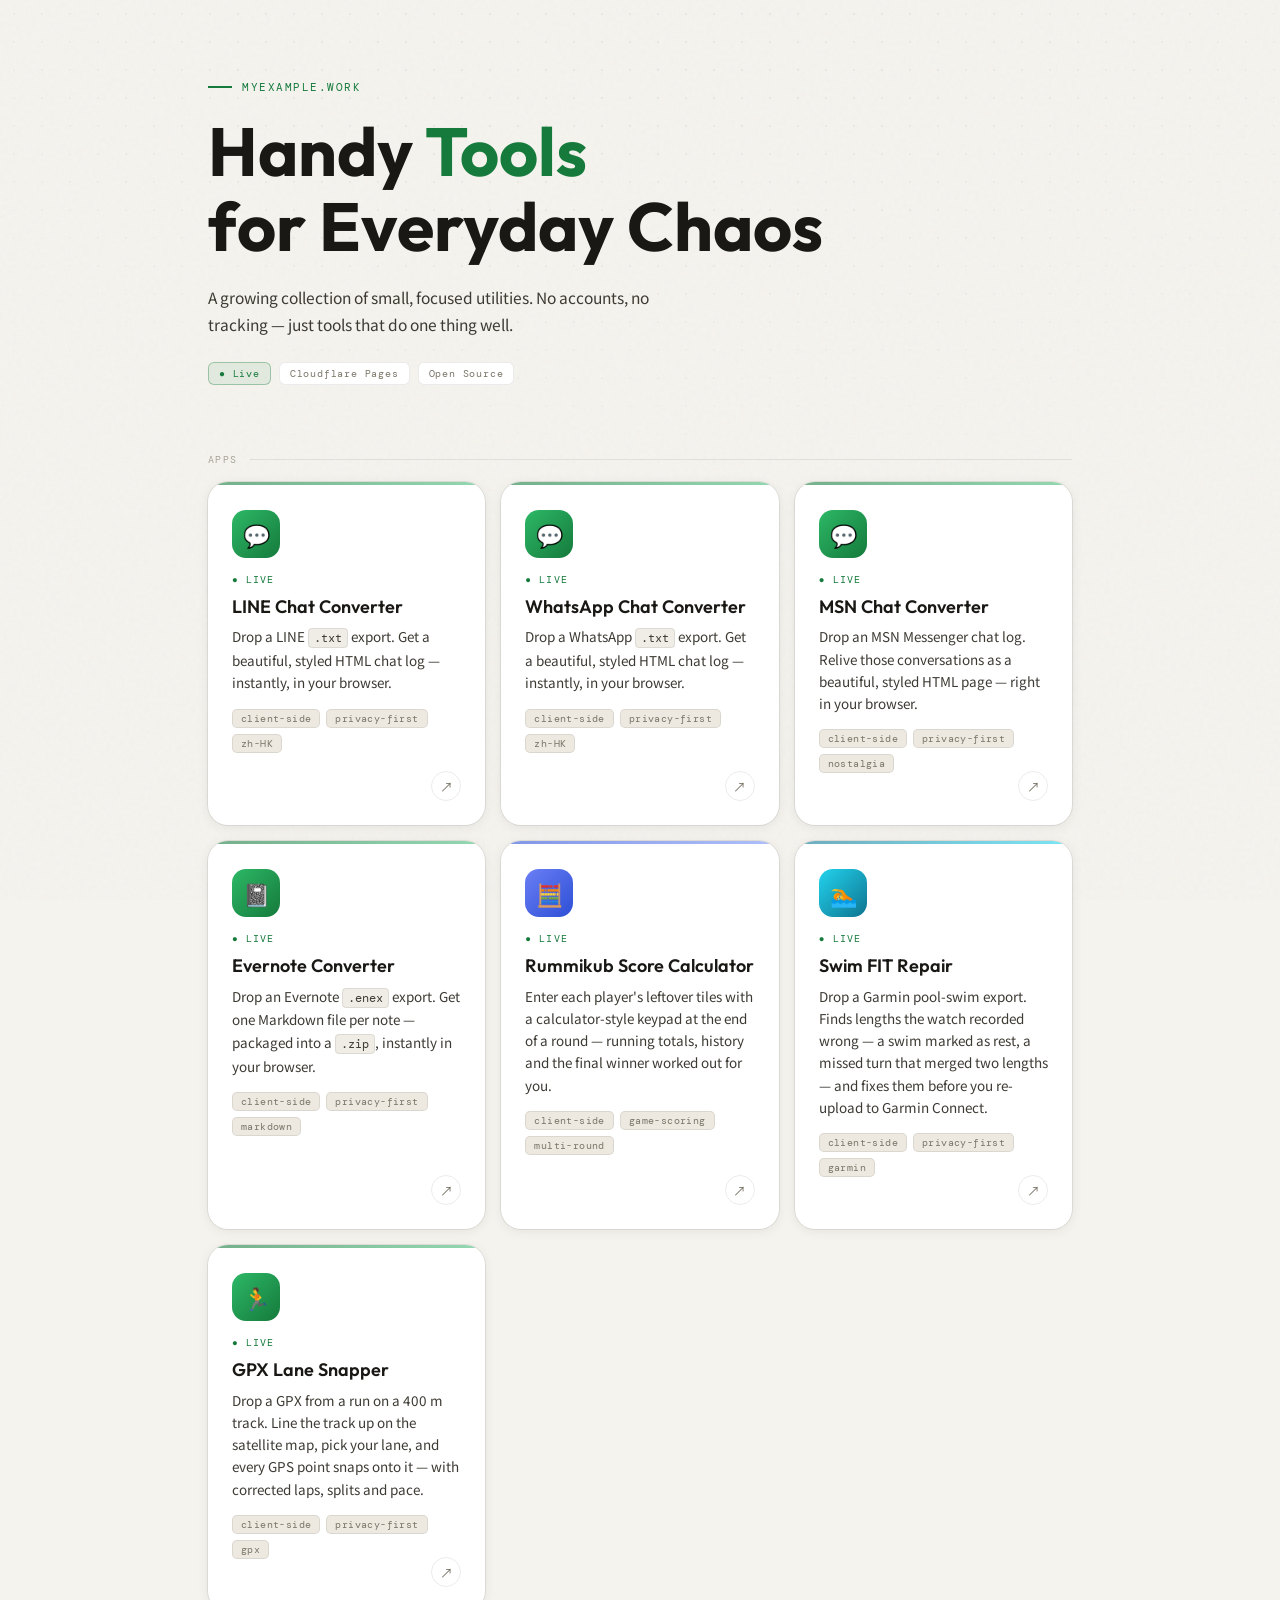
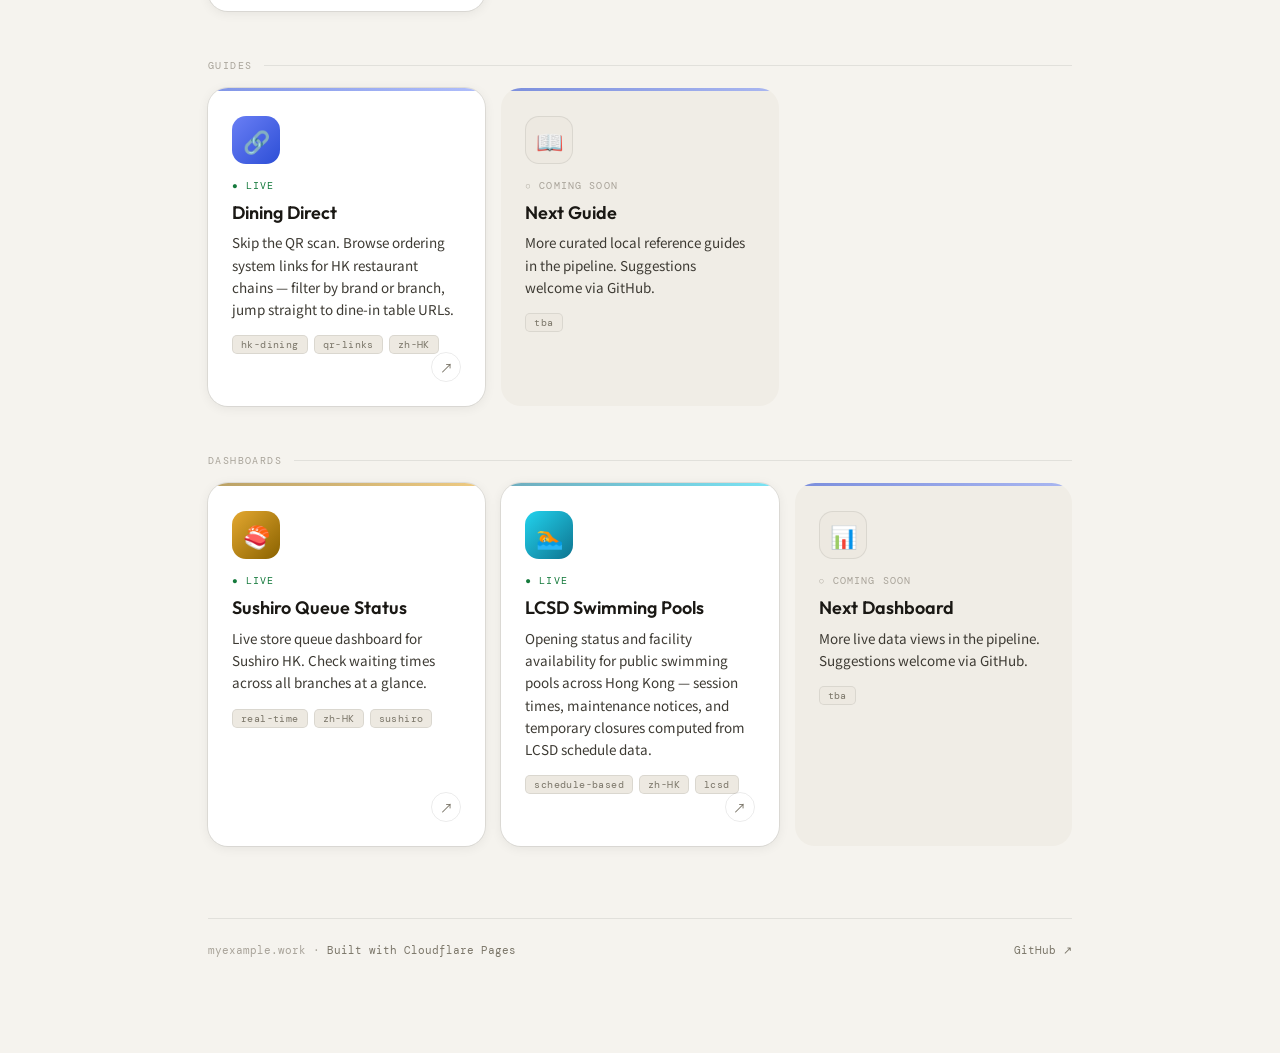
<file: index.html>
<!DOCTYPE html>
<html lang="en">
<head>
<meta charset="UTF-8">
<meta name="viewport" content="width=device-width, initial-scale=1.0">
<title>myexample.work — Handy Tools</title>
<link rel="preconnect" href="https://fonts.googleapis.com">
<link href="https://fonts.googleapis.com/css2?family=Outfit:wght@400;500;600;700&family=DM+Mono:wght@400;500&family=Noto+Sans+HK:wght@300;400;500&display=swap" rel="stylesheet">
<link rel="stylesheet" href="common.css">
<link rel="stylesheet" href="style.css">
</head>
<body>

<div class="page">

  <!-- ── Hero ── -->
  <header class="hero">
    <div class="hero-eyebrow">myexample.work</div>
    <h1>Handy <em>Tools</em><br>for Everyday&nbsp;Chaos</h1>
    <p class="hero-sub">A growing collection of small, focused utilities. No accounts, no tracking — just tools that do one thing well.</p>
    <div class="hero-meta">
      <span class="hero-badge live">● Live</span>
      <span class="hero-badge">Cloudflare Pages</span>
      <span class="hero-badge">Open Source</span>
    </div>
  </header>

  <!-- ── Apps ── -->
  <p class="section-label">Apps</p>

  <div class="app-grid">

    <!-- LINE Chat Converter — LIVE -->
    <a class="app-card green live" href="./line-export-converter">
      <div class="card-icon icon-green">💬</div>
      <div class="card-body">
        <div class="card-status status-live">● Live</div>
        <div class="card-title">LINE Chat Converter</div>
        <div class="card-desc">Drop a LINE <code>.txt</code> export. Get a beautiful, styled HTML chat log — instantly, in your browser.</div>
        <div class="card-tags">
          <span class="tag">client-side</span>
          <span class="tag">privacy-first</span>
          <span class="tag">zh-HK</span>
        </div>
      </div>
      <div class="card-arrow">↗</div>
    </a>

    <!-- WhatsApp Chat Converter — LIVE -->
    <a class="app-card green live" href="./whatsapp-export-converter">
      <div class="card-icon icon-green">💬</div>
      <div class="card-body">
        <div class="card-status status-live">● Live</div>
        <div class="card-title">WhatsApp Chat Converter</div>
        <div class="card-desc">Drop a WhatsApp <code>.txt</code> export. Get a beautiful, styled HTML chat log — instantly, in your browser.</div>
        <div class="card-tags">
          <span class="tag">client-side</span>
          <span class="tag">privacy-first</span>
          <span class="tag">zh-HK</span>
        </div>
      </div>
      <div class="card-arrow">↗</div>
    </a>

    <!-- MSN Chat Converter — LIVE -->
    <a class="app-card green live" href="./msn-export-converter">
      <div class="card-icon icon-green">💬</div>
      <div class="card-body">
        <div class="card-status status-live">● Live</div>
        <div class="card-title">MSN Chat Converter</div>
        <div class="card-desc">Drop an MSN Messenger chat log. Relive those conversations as a beautiful, styled HTML page — right in your browser.</div>
        <div class="card-tags">
          <span class="tag">client-side</span>
          <span class="tag">privacy-first</span>
          <span class="tag">nostalgia</span>
        </div>
      </div>
      <div class="card-arrow">↗</div>
    </a>

    <!-- Evernote Converter — LIVE -->
    <a class="app-card green live" href="./evernote-converter">
      <div class="card-icon icon-green">📓</div>
      <div class="card-body">
        <div class="card-status status-live">● Live</div>
        <div class="card-title">Evernote Converter</div>
        <div class="card-desc">Drop an Evernote <code>.enex</code> export. Get one Markdown file per note — packaged into a <code>.zip</code>, instantly in your browser.</div>
        <div class="card-tags">
          <span class="tag">client-side</span>
          <span class="tag">privacy-first</span>
          <span class="tag">markdown</span>
        </div>
      </div>
      <div class="card-arrow">↗</div>
    </a>

    <!-- Rummikub Score Calculator — LIVE -->
    <a class="app-card accent live" href="./rummikub-calculator">
      <div class="card-icon icon-accent">🧮</div>
      <div class="card-body">
        <div class="card-status status-live">● Live</div>
        <div class="card-title">Rummikub Score Calculator</div>
        <div class="card-desc">Enter each player's leftover tiles with a calculator-style keypad at the end of a round — running totals, history and the final winner worked out for you.</div>
        <div class="card-tags">
          <span class="tag">client-side</span>
          <span class="tag">game-scoring</span>
          <span class="tag">multi-round</span>
        </div>
      </div>
      <div class="card-arrow">↗</div>
    </a>

    <!-- Swim FIT Repair — LIVE -->
    <a class="app-card aqua live" href="./swim-fit-repair">
      <div class="card-icon icon-aqua">🏊</div>
      <div class="card-body">
        <div class="card-status status-live">● Live</div>
        <div class="card-title">Swim FIT Repair</div>
        <div class="card-desc">Drop a Garmin pool-swim export. Finds lengths the watch recorded wrong — a swim marked as rest, a missed turn that merged two lengths — and fixes them before you re-upload to Garmin Connect.</div>
        <div class="card-tags">
          <span class="tag">client-side</span>
          <span class="tag">privacy-first</span>
          <span class="tag">garmin</span>
        </div>
      </div>
      <div class="card-arrow">↗</div>
    </a>

    <!-- GPX Lane Snapper — LIVE -->
    <a class="app-card green live" href="./gpx-lane-snapper">
      <div class="card-icon icon-green">🏃</div>
      <div class="card-body">
        <div class="card-status status-live">● Live</div>
        <div class="card-title">GPX Lane Snapper</div>
        <div class="card-desc">Drop a GPX from a run on a 400 m track. Line the track up on the satellite map, pick your lane, and every GPS point snaps onto it — with corrected laps, splits and pace.</div>
        <div class="card-tags">
          <span class="tag">client-side</span>
          <span class="tag">privacy-first</span>
          <span class="tag">gpx</span>
        </div>
      </div>
      <div class="card-arrow">↗</div>
    </a>

  </div>

  <!-- ── Guides ── -->
  <p class="section-label section-label--spaced">Guides</p>

  <div class="app-grid app-grid--guides">

    <!-- Dining Direct — LIVE -->
    <a class="app-card accent live" href="./dining-direct">
      <div class="card-icon icon-accent">🔗</div>
      <div class="card-body">
        <div class="card-status status-live">● Live</div>
        <div class="card-title">Dining Direct</div>
        <div class="card-desc">Skip the QR scan. Browse ordering system links for HK restaurant chains — filter by brand or branch, jump straight to dine-in table URLs.</div>
        <div class="card-tags">
          <span class="tag">hk-dining</span>
          <span class="tag">qr-links</span>
          <span class="tag">zh-HK</span>
        </div>
      </div>
      <div class="card-arrow">↗</div>
    </a>

    <!-- Placeholder -->
    <div class="app-card accent soon">
      <div class="card-icon icon-dim">📖</div>
      <div class="card-body">
        <div class="card-status status-soon">○ Coming soon</div>
        <div class="card-title">Next Guide</div>
        <div class="card-desc">More curated local reference guides in the pipeline. Suggestions welcome via GitHub.</div>
        <div class="card-tags">
          <span class="tag">tba</span>
        </div>
      </div>
    </div>

  </div>

  <!-- ── Dashboards ── -->
  <p class="section-label section-label--spaced">Dashboards</p>

  <div class="app-grid app-grid--dashboard">

    <!-- Sushiro Queue Status — LIVE -->
    <a class="app-card gold live" href="./sushiro-hk">
      <div class="card-icon icon-gold">🍣</div>
      <div class="card-body">
        <div class="card-status status-live">● Live</div>
        <div class="card-title">Sushiro Queue Status</div>
        <div class="card-desc">Live store queue dashboard for Sushiro HK. Check waiting times across all branches at a glance.</div>
        <div class="card-tags">
          <span class="tag">real-time</span>
          <span class="tag">zh-HK</span>
          <span class="tag">sushiro</span>
        </div>
      </div>
      <div class="card-arrow">↗</div>
    </a>

    <!-- LCSD Swimming Pools — LIVE -->
    <a class="app-card aqua live" href="./swimming-pools-hk">
      <div class="card-icon icon-aqua">🏊</div>
      <div class="card-body">
        <div class="card-status status-live">● Live</div>
        <div class="card-title">LCSD Swimming Pools</div>
        <div class="card-desc">Opening status and facility availability for public swimming pools across Hong Kong — session times, maintenance notices, and temporary closures computed from LCSD schedule data.</div>
        <div class="card-tags">
          <span class="tag">schedule-based</span>
          <span class="tag">zh-HK</span>
          <span class="tag">lcsd</span>
        </div>
      </div>
      <div class="card-arrow">↗</div>
    </a>

    <!-- Placeholder -->
    <div class="app-card accent soon">
      <div class="card-icon icon-dim">📊</div>
      <div class="card-body">
        <div class="card-status status-soon">○ Coming soon</div>
        <div class="card-title">Next Dashboard</div>
        <div class="card-desc">More live data views in the pipeline. Suggestions welcome via GitHub.</div>
        <div class="card-tags">
          <span class="tag">tba</span>
        </div>
      </div>
    </div>

  </div>

  <!-- ── Footer ── -->
  <footer class="footer">
    <div class="footer-left">
      myexample.work · <span>Built with Cloudflare Pages</span>
    </div>
    <div class="footer-right">
      <a class="footer-link" href="https://github.com/ericcheng05/handy-tools" target="_blank" rel="noopener">GitHub ↗</a>
    </div>
  </footer>

</div>

</body>
</html>
</file>
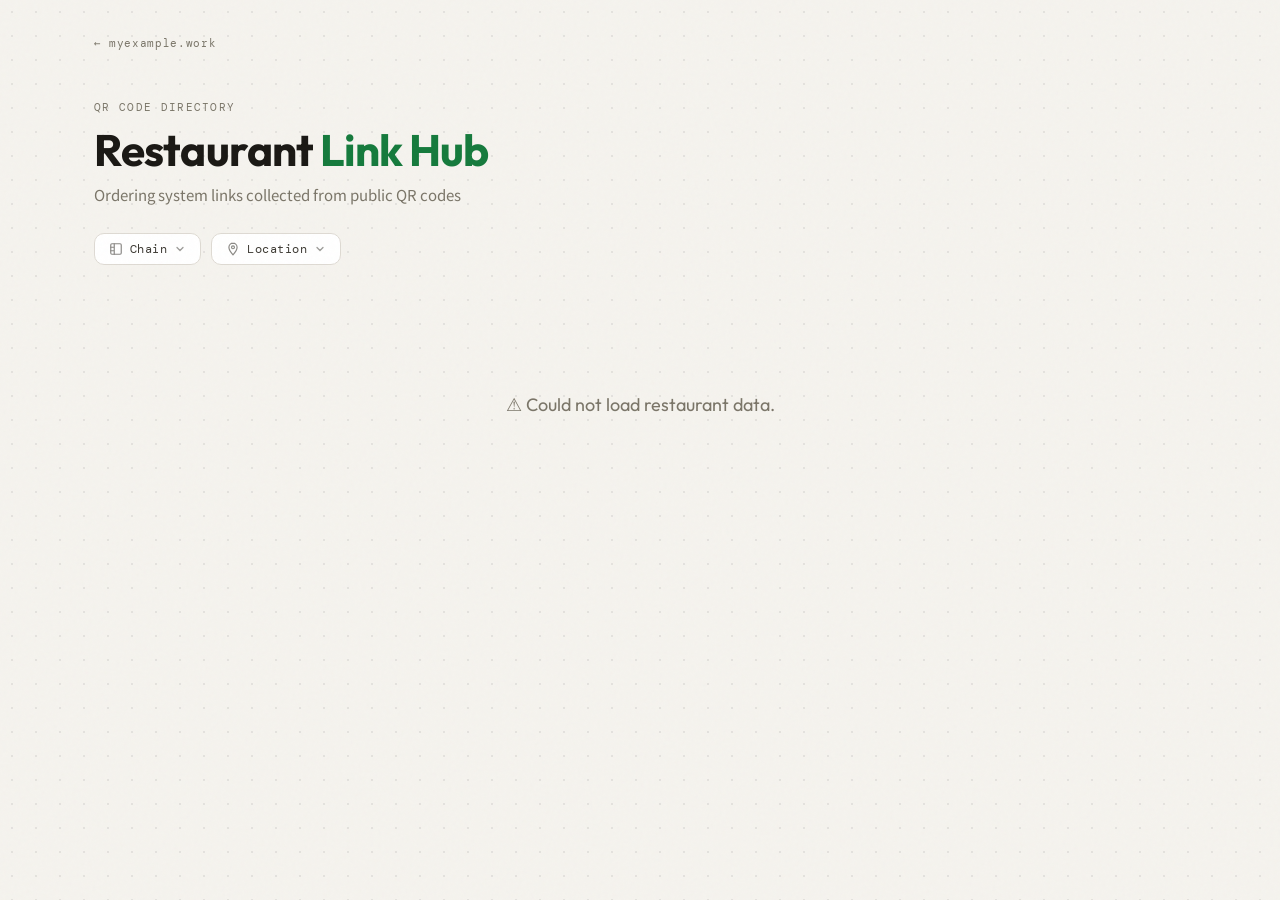
<file: dining-direct/index.html>
<!DOCTYPE html>
<html lang="en">
<head>
  <meta charset="UTF-8" />
  <meta name="viewport" content="width=device-width, initial-scale=1.0" />
  <title>QR Code Directory</title>
  <link rel="preconnect" href="https://fonts.googleapis.com" />
  <link rel="preconnect" href="https://fonts.gstatic.com" crossorigin />
  <link href="https://fonts.googleapis.com/css2?family=Outfit:wght@400;500;600;700&family=DM+Mono:wght@400;500&family=Noto+Sans+HK:wght@400;500&display=swap" rel="stylesheet" />
  <link rel="stylesheet" href="../common.css">
  <link rel="stylesheet" href="./style.css" />
</head>
<body>

<nav class="back-nav">
  <a class="back-link" href="../">← myexample.work</a>
</nav>

<header>
  <p class="header-label">QR Code Directory</p>
  <h1>Restaurant <span>Link Hub</span></h1>
  <p class="header-sub">Ordering system links collected from public QR codes</p>

  <div class="filter-bar">

    <!-- Chain dropdown -->
    <div class="filter-dropdown" id="dd-chain">
      <button class="filter-trigger" id="trigger-chain" aria-haspopup="listbox" aria-expanded="false">
        <svg class="filter-trigger-icon" viewBox="0 0 24 24" fill="none" stroke="currentColor" stroke-width="2" stroke-linecap="round" stroke-linejoin="round">
          <rect x="3" y="3" width="18" height="18" rx="2"/>
          <path d="M9 3v18M3 9h6M3 15h6"/>
        </svg>
        <span class="filter-trigger-label" id="chain-label">Chain</span>
        <span class="filter-trigger-count" id="chain-count" style="display:none"></span>
        <svg class="filter-chevron" viewBox="0 0 24 24" fill="none" stroke="currentColor" stroke-width="2.5" stroke-linecap="round" stroke-linejoin="round">
          <path d="m6 9 6 6 6-6"/>
        </svg>
      </button>
      <div class="filter-panel" role="listbox" aria-multiselectable="true" id="panel-chain">
        <div class="filter-search-wrap">
          <input class="filter-search" type="search" placeholder="Search chains…" id="search-chain" autocomplete="off" />
        </div>
        <div class="filter-options" id="options-chain"></div>
        <div class="filter-panel-footer">
          <button class="filter-clear-btn" id="clear-chain">Clear</button>
          <span class="filter-results-hint" id="hint-chain"></span>
        </div>
      </div>
    </div>

    <!-- Location dropdown -->
    <div class="filter-dropdown" id="dd-location">
      <button class="filter-trigger" id="trigger-location" aria-haspopup="listbox" aria-expanded="false">
        <svg class="filter-trigger-icon" viewBox="0 0 24 24" fill="none" stroke="currentColor" stroke-width="2" stroke-linecap="round" stroke-linejoin="round">
          <path d="M12 2C8.13 2 5 5.13 5 9c0 5.25 7 13 7 13s7-7.75 7-13c0-3.87-3.13-7-7-7z"/>
          <circle cx="12" cy="9" r="2.5"/>
        </svg>
        <span class="filter-trigger-label" id="location-label">Location</span>
        <span class="filter-trigger-count" id="location-count" style="display:none"></span>
        <svg class="filter-chevron" viewBox="0 0 24 24" fill="none" stroke="currentColor" stroke-width="2.5" stroke-linecap="round" stroke-linejoin="round">
          <path d="m6 9 6 6 6-6"/>
        </svg>
      </button>
      <div class="filter-panel" role="listbox" aria-multiselectable="true" id="panel-location">
        <div class="filter-search-wrap">
          <input class="filter-search" type="search" placeholder="Search locations…" id="search-location" autocomplete="off" />
        </div>
        <div class="filter-options" id="options-location"></div>
        <div class="filter-panel-footer">
          <button class="filter-clear-btn" id="clear-location">Clear</button>
          <span class="filter-results-hint" id="hint-location"></span>
        </div>
      </div>
    </div>

  </div>

  <!-- Active filter chips — shown only when filters are active -->
  <div class="active-filters-strip" id="active-strip">
    <!-- chips injected by JS -->
    <button class="clear-all-btn" id="clear-all">Clear all</button>
  </div>
</header>

<main id="grid">
  <div class="loading-state">
    <div class="spinner"></div>
    Loading restaurants…
  </div>
</main>

<script>
  /* ── Config ──────────────────────────────────────────── */
  const BASE      = 'https://opendata.myexample.work';
  const MANIFEST  = `${BASE}/restaurants/index.json`;
  const CHAIN_URL = slug => `${BASE}/restaurants/${slug}.json`;

  /* ── State ───────────────────────────────────────────── */
  let allData           = [];
  let selectedChains    = new Set();
  let selectedLocations = new Set();

  /* ── Boot ────────────────────────────────────────────── */
  async function boot()
  {
    try
    {
      const manifest = await fetchJSON(MANIFEST);
      const chains   = await Promise.all(
        manifest.restaurants.map(r => fetchJSON(CHAIN_URL(r.slug)))
      );

      // Names come exclusively from the manifest.
      const metaBySlug = Object.fromEntries(
        manifest.restaurants.map(r => [r.slug, r])
      );

      allData = chains.flatMap(chain =>
      {
        const meta = metaBySlug[chain.slug] || {};

        // Only include branches that carry ordering data (system + urls).
        // Branches without these fields (e.g. store-ID-only entries) are
        // silently skipped — the data layer stays neutral and the app
        // decides what it can render.
        return (chain.branches || [])
          .filter(b => b.system && b.urls)
          .map(b => ({
            slug:   chain.slug,
            nameEn: meta['name_en'] || chain.slug,
            nameZh: meta['name_zh'] || '',
            ...b
          }));
      });

      buildDropdowns();
      renderGrid();
    }
    catch (e)
    {
      console.error(e);
      document.getElementById('grid').innerHTML =
        '<div class="empty-state">⚠ Could not load restaurant data.</div>';
    }
  }

  async function fetchJSON(url)
  {
    const r = await fetch(url);
    if (!r.ok) throw new Error(`HTTP ${r.status} for ${url}`);
    return r.json();
  }

  /* ── Build dropdowns after data loads ───────────────── */
  function buildDropdowns()
  {
    // Unique chains in manifest order
    const chainItems = [...new Map(allData.map(r => [r.slug, r.nameEn])).entries()]
      .map(([slug, name]) => ({
        value: slug,
        label: name,
        count: allData.filter(r => r.slug === slug).length
      }));

    // Unique locations sorted alphabetically with branch counts
    const locCounts = {};
    allData.forEach(r => { locCounts[r.branch] = (locCounts[r.branch] || 0) + 1; });
    const locationItems = Object.entries(locCounts)
      .sort((a, b) => a[0].localeCompare(b[0]))
      .map(([loc, count]) => ({ value: loc, label: loc, count }));

    populateOptions('chain',    chainItems);
    populateOptions('location', locationItems);

    wireDropdown('chain',    selectedChains);
    wireDropdown('location', selectedLocations);

    document.getElementById('clear-chain').addEventListener('click', () =>
    {
      selectedChains.clear();
      refreshOptions('chain');
      updateFilters();
    });
    document.getElementById('clear-location').addEventListener('click', () =>
    {
      selectedLocations.clear();
      refreshOptions('location');
      updateFilters();
    });
    document.getElementById('clear-all').addEventListener('click', clearAll);

    // Close panels when clicking outside
    document.addEventListener('click', e =>
    {
      ['chain', 'location'].forEach(dim =>
      {
        if (!document.getElementById(`dd-${dim}`).contains(e.target)) closeDropdown(dim);
      });
    });
  }

  function populateOptions(dim, items)
  {
    const container = document.getElementById(`options-${dim}`);
    const selection = dim === 'chain' ? selectedChains : selectedLocations;
    container.innerHTML = items.map(item => optionHTML(dim, item, selection)).join('');
    updateHint(dim, items.length, items.length);
  }

  function optionHTML(dim, item, selection)
  {
    const sel = selection.has(item.value);
    return `
      <div class="filter-option${sel ? ' selected' : ''}" data-value="${esc(item.value)}" data-dim="${dim}" role="option" aria-selected="${sel}">
        <span class="filter-option-check">
          <svg class="filter-option-check-mark" viewBox="0 0 10 10" fill="none" stroke="#fff" stroke-width="2.2" stroke-linecap="round" stroke-linejoin="round">
            <path d="M1.5 5l2.5 2.5 4.5-4.5"/>
          </svg>
        </span>
        <span class="filter-option-text">${esc(item.label)}</span>
        <span class="filter-option-badge">${item.count}</span>
      </div>`;
  }

  function wireDropdown(dim, selection)
  {
    const trigger   = document.getElementById(`trigger-${dim}`);
    const search    = document.getElementById(`search-${dim}`);
    const container = document.getElementById(`options-${dim}`);
    const dd        = document.getElementById(`dd-${dim}`);

    trigger.addEventListener('click', e =>
    {
      e.stopPropagation();
      const isOpen = dd.classList.contains('open');
      ['chain', 'location'].forEach(d => { if (d !== dim) closeDropdown(d); });
      isOpen ? closeDropdown(dim) : openDropdown(dim);
    });

    search.addEventListener('input', () =>
    {
      const q = search.value.trim().toLowerCase();
      const opts = container.querySelectorAll('.filter-option');
      let visible = 0;
      opts.forEach(opt =>
      {
        const match = !q || opt.querySelector('.filter-option-text').textContent.toLowerCase().includes(q);
        opt.style.display = match ? '' : 'none';
        if (match) visible++;
      });
      updateHint(dim, visible, opts.length);
      let noRes = container.querySelector('.filter-no-results');
      if (visible === 0)
      {
        if (!noRes)
        {
          noRes = document.createElement('div');
          noRes.className = 'filter-no-results';
          noRes.textContent = 'No matches';
          container.appendChild(noRes);
        }
      }
      else if (noRes)
      {
        noRes.remove();
      }
    });

    container.addEventListener('click', e =>
    {
      const opt = e.target.closest('.filter-option');
      if (!opt) return;
      const val = opt.dataset.value;
      if (selection.has(val))
      {
        selection.delete(val);
        opt.classList.remove('selected');
        opt.setAttribute('aria-selected', 'false');
      }
      else
      {
        selection.add(val);
        opt.classList.add('selected');
        opt.setAttribute('aria-selected', 'true');
      }
      updateTrigger(dim);
      updateFilters();
    });
  }

  function openDropdown(dim)
  {
    document.getElementById(`dd-${dim}`).classList.add('open');
    document.getElementById(`trigger-${dim}`).setAttribute('aria-expanded', 'true');
    setTimeout(() => document.getElementById(`search-${dim}`).focus(), 50);
  }

  function closeDropdown(dim)
  {
    document.getElementById(`dd-${dim}`).classList.remove('open');
    document.getElementById(`trigger-${dim}`).setAttribute('aria-expanded', 'false');
    const search = document.getElementById(`search-${dim}`);
    if (search.value)
    {
      search.value = '';
      search.dispatchEvent(new Event('input'));
    }
  }

  function updateTrigger(dim)
  {
    const selection = dim === 'chain' ? selectedChains : selectedLocations;
    const trigger   = document.getElementById(`trigger-${dim}`);
    const countEl   = document.getElementById(`${dim}-count`);
    const labelEl   = document.getElementById(`${dim}-label`);
    const n = selection.size;

    if (n > 0)
    {
      trigger.classList.add('has-selection');
      countEl.textContent   = n;
      countEl.style.display = '';
      const firstOpt = [...document.querySelectorAll(`#options-${dim} .filter-option`)]
        .find(o => selection.has(o.dataset.value));
      labelEl.textContent = n === 1 && firstOpt
        ? firstOpt.querySelector('.filter-option-text').textContent
        : `${n} selected`;
    }
    else
    {
      trigger.classList.remove('has-selection');
      countEl.style.display = 'none';
      labelEl.textContent = dim === 'chain' ? 'Chain' : 'Location';
    }
  }

  function refreshOptions(dim)
  {
    const selection = dim === 'chain' ? selectedChains : selectedLocations;
    document.querySelectorAll(`#options-${dim} .filter-option`).forEach(opt =>
    {
      const sel = selection.has(opt.dataset.value);
      opt.classList.toggle('selected', sel);
      opt.setAttribute('aria-selected', String(sel));
    });
    updateTrigger(dim);
  }

  function updateHint(dim, visible, total)
  {
    document.getElementById(`hint-${dim}`).textContent =
      visible < total ? `${visible} of ${total}` : `${total} total`;
  }

  /* ── Active chips strip ──────────────────────────────── */
  function updateChipsStrip()
  {
    const strip    = document.getElementById('active-strip');
    const clearBtn = document.getElementById('clear-all');
    const total    = selectedChains.size + selectedLocations.size;

    strip.classList.toggle('visible', total > 0);
    if (!total) return;

    strip.querySelectorAll('.active-filter-chip').forEach(c => c.remove());

    const addChip = (label, dim, value) =>
    {
      const chip = document.createElement('span');
      chip.className = 'active-filter-chip';
      chip.innerHTML = `${esc(label)}
        <button class="chip-remove" aria-label="Remove ${esc(label)}">
          <svg width="10" height="10" viewBox="0 0 10 10" fill="none" stroke="currentColor" stroke-width="2" stroke-linecap="round">
            <path d="M2 2l6 6M8 2l-6 6"/>
          </svg>
        </button>`;
      chip.querySelector('.chip-remove').addEventListener('click', () =>
      {
        (dim === 'chain' ? selectedChains : selectedLocations).delete(value);
        refreshOptions(dim);
        updateFilters();
      });
      strip.insertBefore(chip, clearBtn);
    };

    selectedChains.forEach(slug =>
    {
      const name = allData.find(r => r.slug === slug)?.nameEn || slug;
      addChip(name, 'chain', slug);
    });
    selectedLocations.forEach(loc => addChip(loc, 'location', loc));
  }

  function clearAll()
  {
    selectedChains.clear();
    selectedLocations.clear();
    refreshOptions('chain');
    refreshOptions('location');
    updateFilters();
  }

  /* ── Filter → render ─────────────────────────────────── */
  function updateFilters()
  {
    updateChipsStrip();
    renderGrid();
  }

  const LINK_META = {
    home:     { cls: 'home',     icon: '⊕', label: 'Home' },
    dinein:   { cls: 'dinein',   icon: '🍽', label: 'Dine In' },
    takeaway: { cls: 'takeaway', icon: '📦', label: 'Takeaway' },
  };

  function renderGrid()
  {
    const grid = document.getElementById('grid');
    let filtered = allData;
    if (selectedChains.size)    filtered = filtered.filter(r => selectedChains.has(r.slug));
    if (selectedLocations.size) filtered = filtered.filter(r => selectedLocations.has(r.branch));

    if (!filtered.length)
    {
      grid.innerHTML = '<div class="empty-state">No restaurants match the selected filters.</div>';
      return;
    }

    grid.innerHTML = '';
    filtered.forEach((r, i) =>
    {
      const card = document.createElement('div');
      card.className = 'card';
      card.style.animationDelay = `${i * 0.06}s`;
      card.innerHTML = cardHTML(r);
      grid.appendChild(card);
    });
  }

  function cardHTML(r)
  {
    const linksHTML = Object.entries(r.urls).map(([k, url]) =>
    {
      const m = LINK_META[k] || { cls: 'home', icon: '↗', label: k };
      return `<a class="link-btn ${m.cls}" href="${esc(url)}" target="_blank" rel="noopener">${m.icon} ${m.label}</a>`;
    }).join('');

    const tableCount  = (r.dinein_tables || []).length;
    const tablesInner = (r.dinein_tables || []).map(t =>
      `<a class="table-btn" href="${esc(t.url)}" target="_blank" rel="noopener" title="Dine In · Table ${t.id}">${t.id}</a>`
    ).join('');

    return `
      <div class="card-accent"></div>
      <div class="card-body">
        <div class="card-meta">
          <span class="branch-tag">${esc(r.branch)}</span>
          <a class="system-link" href="${esc(r.system_url)}" target="_blank" rel="noopener">↗ ${esc(r.system)}</a>
        </div>
        <div class="card-title">${esc(r.nameEn)}${r.nameZh ? `<span class="card-title-zh">${esc(r.nameZh)}</span>` : ''}</div>
        ${linksHTML ? `<div class="links-row">${linksHTML}</div>` : ''}
        ${tableCount ? `
        <div class="dinein-section">
          <div class="dinein-header">
            <div class="dinein-icon">
              <svg viewBox="0 0 24 24" xmlns="http://www.w3.org/2000/svg">
                <path d="M3 3h2v7a4 4 0 0 0 3.5 3.97V21h3v-7.03A4 4 0 0 0 15 10V3h2v7a6 6 0 0 1-5 5.92V21h-5v-5.08A6 6 0 0 1 3 10V3z"/>
              </svg>
            </div>
            <span class="dinein-title">Dine-In Tables</span>
            <span class="dinein-count">${tableCount} tables</span>
          </div>
          <div class="tables-grid">${tablesInner}</div>
        </div>` : ''}
      </div>`;
  }

  /* ── Util ────────────────────────────────────────────── */
  function esc(str)
  {
    return String(str)
      .replace(/&/g,'&amp;').replace(/</g,'&lt;')
      .replace(/>/g,'&gt;').replace(/"/g,'&quot;');
  }

  boot();
</script>

</body>
</html>
</file>
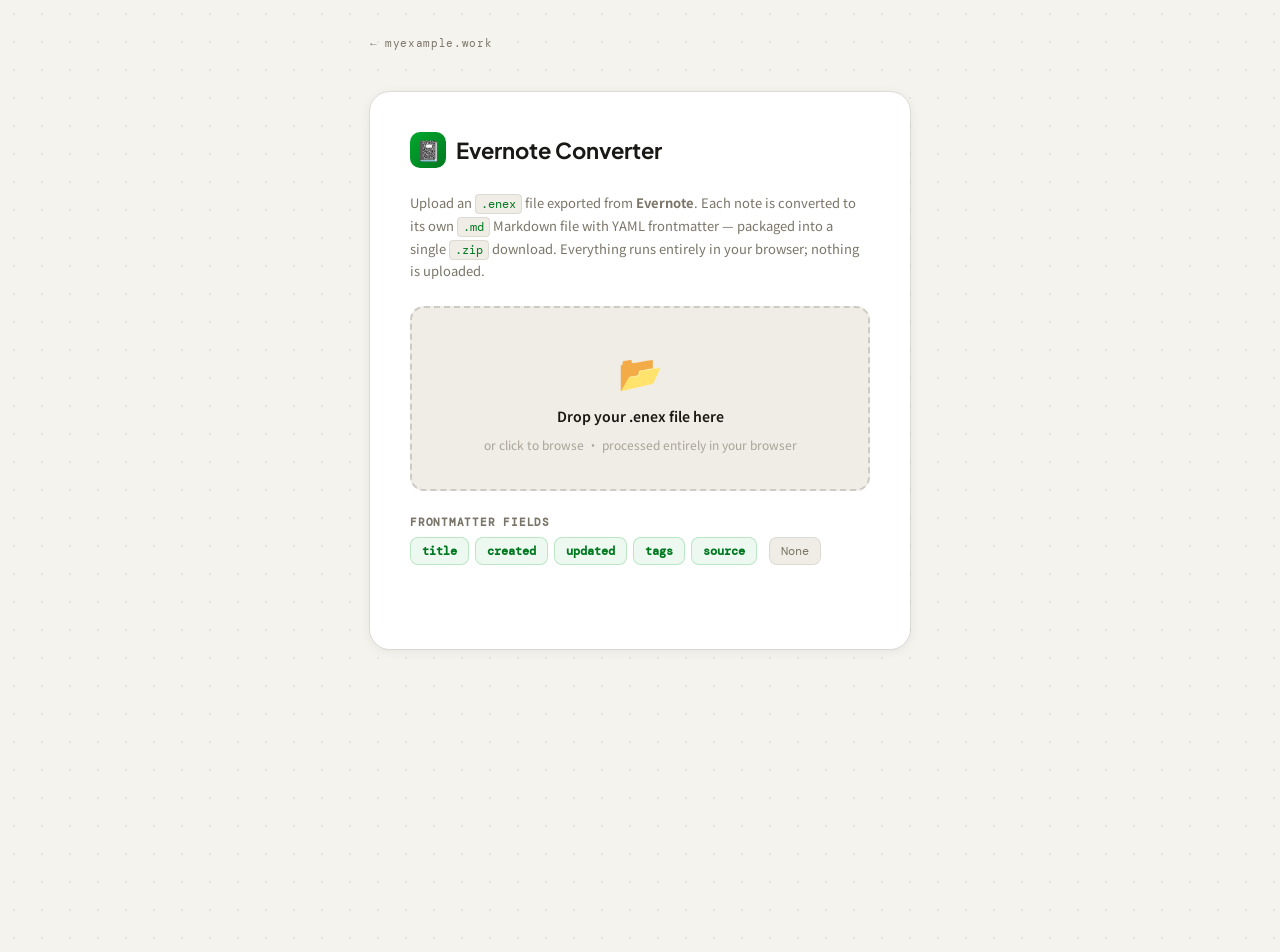
<file: evernote-converter/index.html>
<!DOCTYPE html>
<html lang="en">
<head>
<meta charset="UTF-8">
<meta name="viewport" content="width=device-width, initial-scale=1.0">
<title>Evernote Converter — myexample.work</title>
<link rel="preconnect" href="https://fonts.googleapis.com">
<link href="https://fonts.googleapis.com/css2?family=Plus+Jakarta+Sans:wght@300;400;500;600;700&family=Noto+Sans+HK:wght@300;400;500&family=DM+Mono:wght@400;500&display=swap" rel="stylesheet">
<link rel="stylesheet" href="../common.css">
<link rel="stylesheet" href="style.css">
</head>
<body>

<nav class="back-nav">
  <a class="back-link" href="../">← myexample.work</a>
</nav>

<main class="ev-converter">

  <!-- ── Converter Card ── -->
  <div class="ev-card">
    <h2><span class="icon">📓</span> Evernote Converter</h2>
    <p>Upload an <code>.enex</code> file exported from <strong>Evernote</strong>. Each note is converted to its own <code>.md</code> Markdown file with YAML frontmatter — packaged into a single <code>.zip</code> download. Everything runs entirely in your browser; nothing is uploaded.</p>

    <!-- Drop zone -->
    <label class="ev-dropzone" id="dropzone">
      <span class="dz-icon">📂</span>
      <span class="dz-label" id="dz-label">Drop your .enex file here</span>
      <span class="dz-sub">or click to browse · processed entirely in your browser</span>
      <input type="file" id="file-input" accept=".enex">
    </label>

    <!-- Meta options -->
    <div class="ev-meta-options">
      <div class="ev-meta-label">Frontmatter fields</div>
      <div class="ev-chips">
        <button class="ev-chip active" data-meta="title">title</button>
        <button class="ev-chip active" data-meta="created">created</button>
        <button class="ev-chip active" data-meta="updated">updated</button>
        <button class="ev-chip active" data-meta="tags">tags</button>
        <button class="ev-chip active" data-meta="source">source</button>
        <button class="ev-chip ev-chip--sep" id="chip-none">None</button>
      </div>
    </div>

    <div class="ev-status" id="status"></div>
  </div>

  <!-- ── Preview Panel ── -->
  <div class="ev-preview-panel" id="preview-panel">
    <div class="ev-preview-toolbar">
      <span id="preview-label">Preview</span>
      <button class="ev-btn-sm" id="download-btn">⬇ Download notes.zip</button>
    </div>
    <pre class="ev-preview-pre" id="preview-pre"></pre>
  </div>

</main>

<script>
/* ============================================================
   Evernote ENEX → Markdown Converter
   Parses .enex XML, converts ENML to Markdown per note,
   and packages all .md files into a store-mode ZIP archive.
   No external libraries — entirely client-side.
   ============================================================ */

'use strict';

/* ── DOM refs ── */
const dropzone     = document.getElementById('dropzone');
const fileInput    = document.getElementById('file-input');
const dzLabel      = document.getElementById('dz-label');
const statusEl     = document.getElementById('status');
const previewPanel = document.getElementById('preview-panel');
const previewPre   = document.getElementById('preview-pre');
const previewLabel = document.getElementById('preview-label');
const downloadBtn  = document.getElementById('download-btn');

/* State */
let parsedNotes = [];   // raw note objects from parseEnex
let noteFiles   = [];   // [{name, bytes: Uint8Array}]

/* Meta config — which frontmatter fields to include */
const metaConfig =
{
  title:   true,
  created: true,
  updated: true,
  tags:    true,
  source:  true,
};

/* ── Utilities ── */

function setStatus(msg, cls)
{
  statusEl.textContent = msg;
  statusEl.className   = 'ev-status' + (cls ? ' ' + cls : '');
}

/* ── ENEX timestamp → ISO date ── */
function parseTimestamp(str)
{
  if (!str) return '';
  const m = str.match(/^(\d{4})(\d{2})(\d{2})T/);
  if (!m) return '';
  return m[1] + '-' + m[2] + '-' + m[3];
}

/* ── Filename sanitiser ── */
function sanitiseFilename(title, seen)
{
  let base = (title || 'untitled')
    .replace(/[/\\:*?"<>|]/g, '-')
    .replace(/-{2,}/g, '-')
    .trim()
    .slice(0, 80)
    || 'untitled';

  let name = base + '.md';
  if (!seen.has(name))
  {
    seen.add(name);
    return name;
  }

  let n = 2;
  while (seen.has(base + ' (' + n + ').md')) n++;
  name = base + ' (' + n + ').md';
  seen.add(name);
  return name;
}

/* ── YAML value escaper ── */
function yamlValue(str)
{
  if (/[:#\[\]{},|>&!'"@`\n]/.test(str) || str.startsWith(' ') || str.endsWith(' '))
    return '"' + str.replace(/\\/g, '\\\\').replace(/"/g, '\\"') + '"';
  return str;
}

/* ── ENML → Markdown ── */

function processChildren(node)
{
  let out = '';
  for (let i = 0; i < node.childNodes.length; i++)
    out += nodeToMd(node.childNodes[i]);
  return out;
}

function buildTable(tableNode)
{
  const rows = Array.from(tableNode.querySelectorAll('tr'));
  if (!rows.length) return '';

  function getCells(trEl)
  {
    return Array.from(trEl.querySelectorAll('th, td'))
      .map(c => c.textContent.trim().replace(/\|/g, '\\|'));
  }

  const headerCells = getCells(rows[0]);
  const colCount    = headerCells.length;
  if (!colCount) return '';

  const header = '| ' + headerCells.join(' | ') + ' |';
  const sep    = '| ' + Array(colCount).fill('---').join(' | ') + ' |';
  const body   = rows.slice(1).map(r =>
  {
    const cells = getCells(r);
    while (cells.length < colCount) cells.push('');
    return '| ' + cells.slice(0, colCount).join(' | ') + ' |';
  }).join('\n');

  return '\n' + header + '\n' + sep + (body ? '\n' + body : '') + '\n\n';
}

function nodeToMd(node)
{
  /* Text node */
  if (node.nodeType === 3) return node.textContent;
  /* Skip non-element nodes */
  if (node.nodeType !== 1) return '';

  const tag = node.tagName.toLowerCase();

  switch (tag)
  {
    /* ── Passthrough containers ── */
    case 'en-note':
    case 'body':
    case 'span':
    case 'font':
    case 'tbody':
    case 'thead':
    case 'tfoot':
    case 'colgroup':
    case 'col':
      return processChildren(node);

    /* ── Headings ── */
    case 'h1': return '\n# '      + processChildren(node).trim() + '\n\n';
    case 'h2': return '\n## '     + processChildren(node).trim() + '\n\n';
    case 'h3': return '\n### '    + processChildren(node).trim() + '\n\n';
    case 'h4': return '\n#### '   + processChildren(node).trim() + '\n\n';
    case 'h5': return '\n##### '  + processChildren(node).trim() + '\n\n';
    case 'h6': return '\n###### ' + processChildren(node).trim() + '\n\n';

    /* ── Inline formatting ── */
    case 'b':
    case 'strong':
    {
      const inner = processChildren(node).trim();
      return inner ? '**' + inner + '**' : '';
    }

    case 'i':
    case 'em':
    {
      const inner = processChildren(node).trim();
      return inner ? '*' + inner + '*' : '';
    }

    case 's':
    case 'del':
    case 'strike':
    {
      const inner = processChildren(node).trim();
      return inner ? '~~' + inner + '~~' : '';
    }

    case 'u':
    {
      /* Markdown has no underline — render as plain text */
      return processChildren(node);
    }

    case 'a':
    {
      const href  = node.getAttribute('href') || '';
      const inner = processChildren(node).trim();
      if (!href) return inner;
      return '[' + inner + '](' + href + ')';
    }

    /* ── Block elements ── */
    case 'br':
      return '\n';

    case 'hr':
      return '\n\n---\n\n';

    case 'div':
    case 'p':
    {
      const inner = processChildren(node);
      if (!inner.trim()) return '\n';
      return inner.trimEnd() + '\n';
    }

    /* ── Lists ── */
    case 'ul':
    {
      let result = '\n';
      for (let i = 0; i < node.childNodes.length; i++)
      {
        const child = node.childNodes[i];
        if (child.nodeType === 1 && child.tagName.toLowerCase() === 'li')
        {
          const content = processChildren(child).trim();
          result += '- ' + content + '\n';
        }
      }
      return result + '\n';
    }

    case 'ol':
    {
      let result = '\n';
      let n = 1;
      for (let i = 0; i < node.childNodes.length; i++)
      {
        const child = node.childNodes[i];
        if (child.nodeType === 1 && child.tagName.toLowerCase() === 'li')
        {
          const content = processChildren(child).trim();
          result += n + '. ' + content + '\n';
          n++;
        }
      }
      return result + '\n';
    }

    case 'li':
      return '- ' + processChildren(node).trim() + '\n';

    /* ── Code ── */
    case 'code':
    {
      if (node.parentElement && node.parentElement.tagName.toLowerCase() === 'pre')
        return node.textContent;
      return '`' + node.textContent + '`';
    }

    case 'pre':
    {
      const codeEl = node.querySelector('code');
      const raw    = codeEl ? codeEl.textContent : node.textContent;
      let   lang   = '';
      if (codeEl)
      {
        const m = (codeEl.className || '').match(/language-(\w+)/);
        if (m) lang = m[1];
      }
      return '\n```' + lang + '\n' + raw + '\n```\n\n';
    }

    /* ── Blockquote ── */
    case 'blockquote':
    {
      const inner = processChildren(node).trim();
      return inner.split('\n').map(l => '> ' + l).join('\n') + '\n\n';
    }

    /* ── Table ── */
    case 'table':
      return buildTable(node);

    /* ── Evernote-specific ── */
    case 'en-todo':
      return node.getAttribute('checked') === 'true' ? '- [x] ' : '- [ ] ';

    case 'en-media':
    {
      const hash  = node.getAttribute('hash') || '';
      const label = hash ? 'attachment:' + hash.slice(0, 8) : 'attachment';
      return '[' + label + ']\n';
    }

    /* ── Skip invisible / structural ── */
    case 'head':
    case 'style':
    case 'script':
    case 'meta':
    case 'link':
      return '';

    default:
      return processChildren(node);
  }
}

function enmlToMarkdown(enmlString)
{
  if (!enmlString || !enmlString.trim()) return '';

  const parser = new DOMParser();
  /* Parse as HTML — avoids DTD fetch errors from Evernote's DOCTYPE */
  const doc  = parser.parseFromString(enmlString, 'text/html');
  const root = doc.querySelector('en-note') || doc.body;
  if (!root) return '';

  let md = nodeToMd(root);
  /* Collapse excess blank lines */
  md = md.replace(/\n{3,}/g, '\n\n');
  return md.trim();
}

/* ── ENEX XML Parser ── */
function parseEnex(xmlText)
{
  const parser = new DOMParser();
  const doc    = parser.parseFromString(xmlText, 'application/xml');

  const parseErr = doc.querySelector('parsererror');
  if (parseErr)
    throw new Error('XML parse error: ' + parseErr.textContent.slice(0, 120).trim());

  return Array.from(doc.querySelectorAll('note')).map(noteEl =>
  {
    const title   = noteEl.querySelector('title')?.textContent?.trim() || 'Untitled';
    const created = parseTimestamp(noteEl.querySelector('created')?.textContent?.trim() || '');
    const updated = parseTimestamp(noteEl.querySelector('updated')?.textContent?.trim() || '');
    const tags    = Array.from(noteEl.querySelectorAll('tag'))
      .map(t => t.textContent.trim())
      .filter(Boolean);
    const attrs     = noteEl.querySelector('note-attributes');
    const sourceUrl = attrs?.querySelector('source-url')?.textContent?.trim() || '';
    const contentEl = noteEl.querySelector('content');
    const content   = contentEl ? contentEl.textContent : '';

    return { title, created, updated, tags, sourceUrl, content };
  });
}

/* ── Build one note's .md content ── */
function buildNoteFile(note, cfg)
{
  const hasAny = cfg.title || cfg.created || cfg.updated || cfg.tags || cfg.source;
  let   output = '';

  if (hasAny)
  {
    let fm = '---\n';
    if (cfg.title)                                        fm += 'title: '   + yamlValue(note.title) + '\n';
    if (cfg.created && note.created)                      fm += 'created: ' + note.created + '\n';
    if (cfg.updated && note.updated
        && note.updated !== note.created)                 fm += 'updated: ' + note.updated + '\n';
    if (cfg.tags && note.tags.length)                     fm += 'tags: ['   + note.tags.map(yamlValue).join(', ') + ']\n';
    if (cfg.source && note.sourceUrl)                     fm += 'source: '  + note.sourceUrl + '\n';
    fm += '---\n\n';
    output = fm;
  }

  const body = enmlToMarkdown(note.content) || '_No content_';
  return output + '# ' + note.title + '\n\n' + body + '\n';
}

/* ── Rebuild files from cached notes + current config ── */
function rebuild()
{
  if (!parsedNotes.length) return;
  const seen = new Set();
  const enc  = new TextEncoder();
  noteFiles  = parsedNotes.map(note =>
  {
    const name    = sanitiseFilename(note.title, seen);
    const content = buildNoteFile(note, metaConfig);
    const bytes   = enc.encode(content);
    return { name, bytes };
  });
  showPreview(noteFiles);
}

/* ── CRC-32 ── */
const CRC32_TABLE = (() =>
{
  const t = new Uint32Array(256);
  for (let i = 0; i < 256; i++)
  {
    let c = i;
    for (let j = 0; j < 8; j++) c = (c & 1) ? (0xEDB88320 ^ (c >>> 1)) : (c >>> 1);
    t[i] = c;
  }
  return t;
})();

function crc32(bytes)
{
  let crc = 0xFFFFFFFF;
  for (let i = 0; i < bytes.length; i++)
    crc = CRC32_TABLE[(crc ^ bytes[i]) & 0xFF] ^ (crc >>> 8);
  return (crc ^ 0xFFFFFFFF) >>> 0;
}

function le16(n) { return [n & 0xFF, (n >> 8) & 0xFF]; }
function le32(n) { return [n & 0xFF, (n >> 8) & 0xFF, (n >> 16) & 0xFF, (n >>> 24) & 0xFF]; }

/* ── ZIP Writer (store mode — no compression) ── */
function buildZip(files)
{
  /* files: [{name: string, bytes: Uint8Array}] */
  const enc     = new TextEncoder();
  const entries = [];
  let   offset  = 0;

  /* DOS timestamp: 2024-01-01 00:00:00 */
  const DOS_DATE = 0x5A21;
  const DOS_TIME = 0x0000;

  /* Build local headers + accumulate central dir info */
  for (const file of files)
  {
    const nameBytes = enc.encode(file.name);
    const data      = file.bytes;
    const crc       = crc32(data);
    const size      = data.length;

    const localHeader = new Uint8Array([
      0x50, 0x4B, 0x03, 0x04,    /* local file header signature */
      0x14, 0x00,                 /* version needed: 2.0 */
      0x00, 0x00,                 /* general purpose bit flag */
      0x00, 0x00,                 /* compression: store */
      ...le16(DOS_TIME),
      ...le16(DOS_DATE),
      ...le32(crc),
      ...le32(size),              /* compressed size */
      ...le32(size),              /* uncompressed size */
      ...le16(nameBytes.length),
      0x00, 0x00,                 /* extra field length */
      ...nameBytes,
    ]);

    entries.push({ localHeader, data, nameBytes, crc, size, offset });
    offset += localHeader.length + size;
  }

  const centralDirOffset = offset;
  const centralDirs      = [];

  for (const e of entries)
  {
    const cd = new Uint8Array([
      0x50, 0x4B, 0x01, 0x02,    /* central directory signature */
      0x14, 0x00,                 /* version made by */
      0x14, 0x00,                 /* version needed */
      0x00, 0x00,                 /* general purpose bit flag */
      0x00, 0x00,                 /* compression: store */
      ...le16(DOS_TIME),
      ...le16(DOS_DATE),
      ...le32(e.crc),
      ...le32(e.size),
      ...le32(e.size),
      ...le16(e.nameBytes.length),
      0x00, 0x00,                 /* extra field length */
      0x00, 0x00,                 /* file comment length */
      0x00, 0x00,                 /* disk number start */
      0x00, 0x00,                 /* internal file attributes */
      0x00, 0x00, 0x00, 0x00,    /* external file attributes */
      ...le32(e.offset),          /* local header offset */
      ...e.nameBytes,
    ]);
    centralDirs.push(cd);
    offset += cd.length;
  }

  const centralDirSize = offset - centralDirOffset;

  const eocd = new Uint8Array([
    0x50, 0x4B, 0x05, 0x06,      /* end of central directory signature */
    0x00, 0x00,                   /* disk number */
    0x00, 0x00,                   /* disk with central directory */
    ...le16(entries.length),      /* entries on this disk */
    ...le16(entries.length),      /* total entries */
    ...le32(centralDirSize),
    ...le32(centralDirOffset),
    0x00, 0x00,                   /* comment length */
  ]);

  /* Concatenate all parts */
  const totalSize = offset + eocd.length;
  const out       = new Uint8Array(totalSize);
  let   pos       = 0;

  for (const e of entries)
  {
    out.set(e.localHeader, pos); pos += e.localHeader.length;
    out.set(e.data,        pos); pos += e.data.length;
  }
  for (const cd of centralDirs)
  {
    out.set(cd, pos); pos += cd.length;
  }
  out.set(eocd, pos);

  return out;
}

/* ── Show preview ── */
function showPreview(files)
{
  const count = files.length;
  const word  = count === 1 ? 'note' : 'notes';

  /* File list summary */
  const names     = files.map(f => f.name);
  const listLines = names.slice(0, 6).map(n => '  · ' + n);
  if (names.length > 6) listLines.push('  · … and ' + (names.length - 6) + ' more');

  /* First note as sample */
  const dec    = new TextDecoder();
  let   sample = dec.decode(files[0].bytes);
  if (sample.length > 50000)
    sample = sample.slice(0, 50000) + '\n\n… (preview truncated — full content in download)';

  const divider = '─'.repeat(48);

  previewLabel.textContent = count + ' ' + word + ' ready → notes.zip';
  previewPre.textContent   =
    'Contents:\n' + listLines.join('\n') +
    '\n\n' + divider + '\n\nSample — ' + files[0].name + ':\n\n' + sample;

  previewPanel.classList.add('visible');
  setTimeout(() => previewPanel.scrollIntoView({ behavior: 'smooth', block: 'start' }), 50);
}

/* ── Handle file ── */
function handleFile(file)
{
  if (!file.name.toLowerCase().endsWith('.enex'))
  {
    setStatus('Please select a .enex file exported from Evernote.', 'error');
    return;
  }

  setStatus('Reading file…');

  const reader = new FileReader();

  reader.onload = e =>
  {
    try
    {
      const notes = parseEnex(e.target.result);

      if (!notes.length)
      {
        setStatus('No notes found in this file.', 'error');
        return;
      }

      dzLabel.textContent = '✅  ' + file.name;

      const word = notes.length === 1 ? 'note' : 'notes';
      setStatus('✓ Converted ' + notes.length + ' ' + word + ' from "' + file.name + '"', 'ok');

      parsedNotes = notes;
      rebuild();
    }
    catch (err)
    {
      setStatus('Error: ' + err.message, 'error');
      console.error(err);
    }
  };

  reader.onerror = () => setStatus('Could not read file.', 'error');
  reader.readAsText(file, 'UTF-8');
}

/* ── Frontmatter chip toggles ── */

function syncNoneChip()
{
  const allOff = !Object.values(metaConfig).some(v => v);
  document.getElementById('chip-none').classList.toggle('active', allOff);
}

document.querySelectorAll('.ev-chip[data-meta]').forEach(btn =>
{
  btn.addEventListener('click', () =>
  {
    const key = btn.dataset.meta;
    metaConfig[key] = !metaConfig[key];
    btn.classList.toggle('active', metaConfig[key]);
    syncNoneChip();
    rebuild();
  });
});

document.getElementById('chip-none').addEventListener('click', () =>
{
  const allOff = !Object.values(metaConfig).some(v => v);
  /* All off → restore all on; otherwise → turn all off */
  const next = allOff;
  Object.keys(metaConfig).forEach(k => { metaConfig[k] = next; });
  document.querySelectorAll('.ev-chip[data-meta]').forEach(b => b.classList.toggle('active', next));
  syncNoneChip();
  rebuild();
});

/* ── Drag & drop ── */
dropzone.addEventListener('dragover', e =>
{
  e.preventDefault();
  dropzone.classList.add('drag-over');
});

dropzone.addEventListener('dragleave', () => dropzone.classList.remove('drag-over'));

dropzone.addEventListener('drop', e =>
{
  e.preventDefault();
  dropzone.classList.remove('drag-over');
  const f = e.dataTransfer.files[0];
  if (f) handleFile(f);
});

fileInput.addEventListener('change', () =>
{
  if (fileInput.files.length) handleFile(fileInput.files[0]);
});

/* ── Download ── */
downloadBtn.addEventListener('click', () =>
{
  if (!noteFiles.length) return;
  const zipBytes = buildZip(noteFiles);
  const blob     = new Blob([zipBytes], { type: 'application/zip' });
  const a        = document.createElement('a');
  a.href         = URL.createObjectURL(blob);
  a.download     = 'notes.zip';
  a.click();
  URL.revokeObjectURL(a.href);
});
</script>

</body>
</html>
</file>
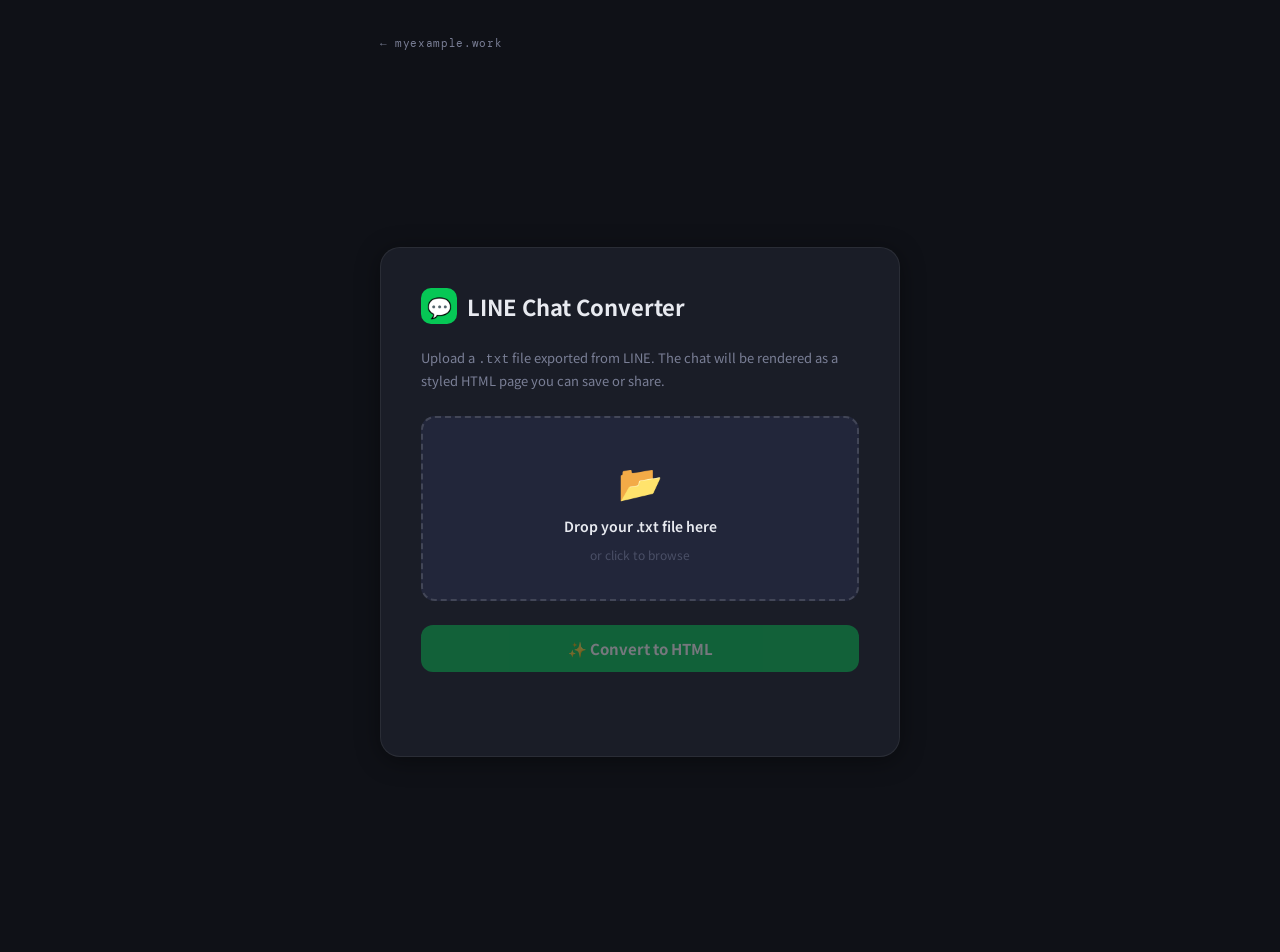
<file: line-export-converter/index.html>
<!DOCTYPE html>
<html lang="zh-HK">
<head>
<meta charset="UTF-8">
<meta name="viewport" content="width=device-width, initial-scale=1.0">
<title>LINE Chat Converter</title>
<link rel="stylesheet" href="../common.css">
<link rel="stylesheet" href="style.css">
</head>
<body>

<nav class="back-nav">
  <a class="back-link" href="../">← myexample.work</a>
</nav>

<main class="lc-converter">

  <!-- ── Converter Card ── -->
  <div class="lc-converter-card">
    <h2><span class="icon">💬</span> LINE Chat Converter</h2>
    <p>Upload a <code>.txt</code> file exported from LINE. The chat will be rendered as a styled HTML page you can save or share.</p>

    <!-- Drop zone -->
    <label class="lc-dropzone" id="dropzone">
      <span class="dz-icon">📂</span>
      <span class="dz-label" id="dz-label">Drop your .txt file here</span>
      <span class="dz-sub">or click to browse</span>
      <input type="file" id="file-input" accept=".txt">
    </label>

    <!-- "My name" picker — populated after file is loaded -->
    <div class="lc-field" id="name-field" style="display:none">
      <label>Which one is you? <span class="lc-field-hint">(your messages will appear on the right)</span></label>
      <div class="lc-name-picker" id="name-picker"></div>
    </div>

    <button class="lc-btn" id="convert-btn" disabled>
      ✨ Convert to HTML
    </button>

    <div class="lc-status" id="status"></div>
  </div>

  <!-- ── Preview Panel ── -->
  <div class="lc-preview-panel" id="preview-panel">
    <div class="lc-preview-toolbar">
      <span id="preview-label">Preview</span>
      <div style="display:flex;gap:8px">
        <button class="lc-btn-sm" id="download-css-btn">⬇ Download CSS</button>
        <button class="lc-btn-sm" id="download-btn">⬇ Download HTML</button>
      </div>
    </div>
    <iframe class="lc-preview-frame" id="preview-frame" sandbox="allow-same-origin"></iframe>
  </div>

</main>

<script>
/* ============================================================
   LINE Chat Export Parser & HTML Generator
   ============================================================

   LINE export format (Android / iOS):
   ─────────────────────────────────────
   Header lines:
     [LINE] <group name>
     儲存日期： DD/MM/YYYY HH:MM

   Date line:
     DD/MM/YYYY（weekday）   or   YYYY.MM.DD weekday

   Message line (tab-separated):
     HH:MM\t<sender>\t<message>

   System line (no sender column):
     HH:MM\t<system text>

   Media:
     message == "[貼圖]" | "[照片]" | "[影片]" | "[檔案]" | "[聯絡人]" | "[位置資訊]"
   ============================================================ */

// ── Utility ────────────────────────────────────────────────

/** Escape HTML special characters */
function esc(str) {
  return str
    .replace(/&/g, '&amp;')
    .replace(/</g, '&lt;')
    .replace(/>/g, '&gt;')
    .replace(/"/g, '&quot;');
}

/** Convert bare URLs in text to clickable links */
function linkify(text) {
  const urlRe = /https?:\/\/[^\s<>"]+/g;
  return esc(text).replace(urlRe, url =>
    `<a href="${url}" target="_blank" rel="noopener">${url}</a>`
  );
}

/** Detect LINE media placeholders */
const MEDIA_MAP = {
  '[貼圖]':    { icon: '🖼',  label: '貼圖 Sticker' },
  '[照片]':    { icon: '📷',  label: '照片 Photo' },
  '[影片]':    { icon: '🎬',  label: '影片 Video' },
  '[檔案]':    { icon: '📎',  label: '檔案 File' },
  '[聯絡人]':  { icon: '👤',  label: '聯絡人 Contact' },
  '[位置資訊]':{ icon: '📍',  label: '位置 Location' },
  '[Sticker]': { icon: '🖼',  label: 'Sticker' },
  '[Photo]':   { icon: '📷',  label: 'Photo' },
  '[Video]':   { icon: '🎬',  label: 'Video' },
  '[File]':    { icon: '📎',  label: 'File' },
};

function isMedia(text) {
  return Object.prototype.hasOwnProperty.call(MEDIA_MAP, text.trim());
}

/** Assign a stable colour index to each unique sender name */
function makeColourMap(senders) {
  const map = {};
  let i = 0;
  for (const s of senders) {
    if (!(s in map)) map[s] = i++ % 8;
  }
  return map;
}

/** Initial letter(s) for avatar */
function initials(name) {
  // Take first char; if ASCII letter, also grab second
  const ch = [...name.trim()];
  if (!ch.length) return '?';
  // CJK or other wide char → single char
  if (ch[0].codePointAt(0) > 0x2e7f) return ch[0];
  return (ch[0] + (ch[1] || '')).toUpperCase();
}

/** Parse the weekday hint out of a date line */
const WEEKDAY_ZH = ['日','一','二','三','四','五','六'];
function formatDateLabel(raw) {
  // try DD/MM/YYYY（X） format
  const m1 = raw.match(/(\d{2})\/(\d{2})\/(\d{4})（(.)）/);
  if (m1) {
    const [,d,mo,y,wd] = m1;
    const wIdx = WEEKDAY_ZH.indexOf(wd);
    const wStr = wIdx >= 0 ? ['日','一','二','三','四','五','六'][wIdx] : wd;
    return `${y}年${parseInt(mo)}月${parseInt(d)}日（${wStr}）`;
  }
  // try YYYY.MM.DD weekday format (some exports)
  const m2 = raw.match(/(\d{4})\.(\d{2})\.(\d{2})\s*(.*)/);
  if (m2) {
    const [,y,mo,d,rest] = m2;
    return `${y}年${parseInt(mo)}月${parseInt(d)}日${rest ? ' ' + rest : ''}`;
  }
  return raw.trim();
}

// ── Parser ─────────────────────────────────────────────────

/**
 * Parse LINE .txt export into a structured array.
 * Returns { title, saveDate, messages }
 *
 * messages: Array of objects, one of:
 *   { type:'date',   raw }
 *   { type:'system', time, text }
 *   { type:'msg',    time, sender, text }
 */
function parseLineTxt(raw) {
  const lines = raw.split(/\r?\n/);
  let title = '';
  let saveDate = '';
  const messages = [];

  // LINE exports occasionally wrap long messages across multiple lines.
  // We buffer them and flush when we hit a new timestamped line.
  let pending = null;

  function flushPending() {
    if (pending) {
      messages.push(pending);
      pending = null;
    }
  }

  // Regex for a timestamped line: starts with HH:MM\t
  const tsMsgRe  = /^(\d{1,2}:\d{2})\t(.+?)\t([\s\S]*)$/;  // time TAB sender TAB message
  const tsSysRe  = /^(\d{1,2}:\d{2})\t(.+)$/;               // time TAB system text (no second tab)
  // Date line patterns
  const dateLine1 = /^\d{2}\/\d{2}\/\d{4}（.）$/;
  const dateLine2 = /^\d{4}\.\d{2}\.\d{2}/;

  for (let i = 0; i < lines.length; i++) {
    const line = lines[i];

    // ── Header ──
    if (i === 0 && line.startsWith('[LINE]')) {
      title = line.replace('[LINE]', '').trim();
      continue;
    }
    if (i <= 2 && line.startsWith('儲存日期')) {
      saveDate = line.replace(/^儲存日期[：:]\s*/, '').trim();
      continue;
    }

    // ── Date separator ──
    if (dateLine1.test(line.trim()) || dateLine2.test(line.trim())) {
      flushPending();
      messages.push({ type: 'date', raw: line.trim() });
      continue;
    }

    // ── Timestamped message line ──
    const mMsg = line.match(tsMsgRe);
    if (mMsg) {
      flushPending();
      pending = { type: 'msg', time: mMsg[1], sender: mMsg[2], text: mMsg[3] };
      continue;
    }

    // ── Timestamped system line ──
    const mSys = line.match(tsSysRe);
    if (mSys) {
      flushPending();
      // Heuristic: system messages usually contain words like "已加入", "已退出", "已邀請"
      messages.push({ type: 'system', time: mSys[1], text: mSys[2] });
      continue;
    }

    // ── Continuation line (wrapped message) ──
    if (pending && line !== '') {
      pending.text += '\n' + line;
      continue;
    }

    // ── Blank / unknown — flush ──
    flushPending();
  }

  flushPending();

  return { title, saveDate, messages };
}

// ── HTML Generator ─────────────────────────────────────────

/**
 * Build a complete standalone HTML document from parsed data.
 * @param {object} parsed   - result of parseLineTxt()
 * @param {string} myName   - current user's display name (right-side bubbles)
 * @param {string} cssPath  - relative path to external CSS
 */
function buildHtml(parsed, myName, cssPath = 'line.css') {
  const { title, saveDate, messages } = parsed;

  // Collect unique senders for colour assignment and member pills
  const senderSet = new Set();
  for (const m of messages) {
    if (m.type === 'msg') senderSet.add(m.sender);
  }
  const colourMap = makeColourMap([...senderSet]);

  // Build member pills HTML
  const pillsHtml = [...senderSet]
    .map(s => `<span class="lc-pill">${esc(s)}</span>`)
    .join('\n      ');

  // Build messages HTML
  let bodyHtml = '';
  let lastSender = null;
  let lastTime   = null;

  for (const m of messages) {
    if (m.type === 'date') {
      lastSender = null;
      bodyHtml += `
  <div class="lc-date-sep"><span class="lc-date-label">${esc(formatDateLabel(m.raw))}</span></div>`;
      continue;
    }

    if (m.type === 'system') {
      lastSender = null;
      const timeTag = m.time ? ` · ${esc(m.time)}` : '';
      bodyHtml += `
  <div class="lc-system-row"><div class="lc-system-msg">${esc(m.text)}${timeTag}</div></div>`;
      continue;
    }

    // type === 'msg'
    const isMe        = myName && m.sender === myName;
    const isFirstInGrp = m.sender !== lastSender;
    const avIdx       = colourMap[m.sender] ?? 0;
    const avInit      = initials(m.sender);

    const rowClasses = [
      'lc-msg-row',
      isMe ? 'is-me' : '',
      isFirstInGrp ? 'first-in-group' : ''
    ].filter(Boolean).join(' ');

    // Avatar or placeholder
    const avatarHtml = isFirstInGrp
      ? `<div class="lc-avatar av-${avIdx}">${esc(avInit)}</div>`
      : `<div class="lc-avatar-placeholder"></div>`;

    // Sender name (only first in group, and only for others)
    const senderHtml = (isFirstInGrp && !isMe)
      ? `<div class="lc-sender-name">${esc(m.sender)}</div>`
      : '';

    // Bubble content
    let bubbleContent;
    const trimmed = m.text.trim();
    if (isMedia(trimmed)) {
      const media = MEDIA_MAP[trimmed];
      bubbleContent = `<div class="lc-media-bubble">${media.icon} ${esc(media.label)}</div>`;
    } else {
      bubbleContent = `<div class="lc-bubble">${linkify(m.text)}</div>`;
    }

    bodyHtml += `
  <div class="${rowClasses}">
    ${avatarHtml}
    <div class="lc-msg-group">
      ${senderHtml}
      <div class="lc-bubble-wrap">
        ${bubbleContent}
        <span class="lc-timestamp">${esc(m.time)}</span>
      </div>
    </div>
  </div>`;

    lastSender = m.sender;
    lastTime   = m.time;
  }

  const displayTitle = title || 'LINE Chat';
  const displaySave  = saveDate ? `儲存日期 ${saveDate}` : '';

  return `<!DOCTYPE html>
<html lang="zh-HK">
<head>
<meta charset="UTF-8">
<meta name="viewport" content="width=device-width, initial-scale=1.0">
<title>${esc(displayTitle)} — LINE 聊天記錄</title>
<link rel="stylesheet" href="${cssPath}">
</head>
<body>

<div class="lc-header">
  <div class="lc-header-icon">💬</div>
  <div class="lc-header-text">
    <h1>${esc(displayTitle)}</h1>
    <p>LINE 群組聊天記錄${displaySave ? ' · ' + esc(displaySave) : ''}</p>
    <div class="lc-member-pills">
      ${pillsHtml}
    </div>
  </div>
</div>

<div class="lc-chat">
${bodyHtml}
</div>

</body>
</html>`;
}

// ── UI Wiring ──────────────────────────────────────────────

const dropzone     = document.getElementById('dropzone');
const fileInput    = document.getElementById('file-input');
const dzLabel      = document.getElementById('dz-label');
const nameField    = document.getElementById('name-field');
const namePicker   = document.getElementById('name-picker');
const convertBtn   = document.getElementById('convert-btn');
const statusEl     = document.getElementById('status');
const previewPanel = document.getElementById('preview-panel');
const previewFrame = document.getElementById('preview-frame');
const previewLabel = document.getElementById('preview-label');
const downloadBtn    = document.getElementById('download-btn');
const downloadCssBtn = document.getElementById('download-css-btn');

// Avatar palette colours (must match line-chat.css av-N vars)
const AV_COLOURS = [
  '#e05c5c','#e07d3c','#c9a42a','#4caf7d',
  '#2a9dc9','#7b5cf0','#c94e8e','#5c8ee0'
];

let loadedFile    = null;  // File object
let parsedData    = null;  // result of parseLineTxt()
let selectedName  = '';    // currently selected sender ("" = none)
let generatedHtml = '';    // last built HTML string
let chatTitle     = '';

function setStatus(msg, cls = '')
{
  statusEl.textContent = msg;
  statusEl.className   = 'lc-status ' + cls;
}

/** Extract unique senders from parsed data */
function extractSenders(parsed)
{
  const seen = [];
  const set  = new Set();
  for (const m of parsed.messages)
  {
    if (m.type === 'msg' && !set.has(m.sender))
    {
      set.add(m.sender);
      seen.push(m.sender);
    }
  }
  return seen;
}

/** Build the avatar initials string (matches initials() helper) */
function avatarInitials(name)
{
  const ch = [...name.trim()];
  if (!ch.length) return '?';
  if (ch[0].codePointAt(0) > 0x2e7f) return ch[0];
  return (ch[0] + (ch[1] || '')).toUpperCase();
}

/** Render the sender picker pills into #name-picker */
function buildNamePicker(senders)
{
  namePicker.innerHTML = '';
  selectedName = '';

  // One button per sender
  senders.forEach((name, idx) =>
  {
    const colour = AV_COLOURS[idx % AV_COLOURS.length];
    const btn    = document.createElement('button');
    btn.type      = 'button';
    btn.className = 'lc-name-btn';
    btn.dataset.name = name;
    btn.innerHTML = `
      <span class="nb-avatar" style="background:${colour}">${avatarInitials(name)}</span>
      <span class="nb-label">${name}</span>
      <span class="nb-check">✓</span>`;
    btn.addEventListener('click', () => selectName(name));
    namePicker.appendChild(btn);
  });

  // "Skip / no highlight" option
  const noneBtn = document.createElement('button');
  noneBtn.type      = 'button';
  noneBtn.className = 'lc-name-btn none-btn';
  noneBtn.dataset.name = '';
  noneBtn.innerHTML = `<span class="nb-label">Skip — no highlight</span><span class="nb-check">✓</span>`;
  noneBtn.addEventListener('click', () => selectName(''));
  namePicker.appendChild(noneBtn);

  nameField.style.display = '';
}

/** Mark a name button as selected */
function selectName(name)
{
  selectedName = name;
  namePicker.querySelectorAll('.lc-name-btn').forEach(btn =>
  {
    btn.classList.toggle('selected', btn.dataset.name === name);
  });
}

// File selection via click
fileInput.addEventListener('change', () =>
{
  if (fileInput.files.length) handleFile(fileInput.files[0]);
});

// Drag & drop
dropzone.addEventListener('dragover', e =>
{
  e.preventDefault();
  dropzone.classList.add('drag-over');
});
dropzone.addEventListener('dragleave', () => dropzone.classList.remove('drag-over'));
dropzone.addEventListener('drop', e =>
{
  e.preventDefault();
  dropzone.classList.remove('drag-over');
  const f = e.dataTransfer.files[0];
  if (f) handleFile(f);
});

function handleFile(file)
{
  if (!file.name.endsWith('.txt'))
  {
    setStatus('Please select a .txt file exported from LINE.', 'error');
    return;
  }
  loadedFile = file;

  // Read file immediately to extract sender names
  const reader = new FileReader();
  reader.onload = e =>
  {
    try
    {
      parsedData = parseLineTxt(e.target.result);
      const senders = extractSenders(parsedData);
      buildNamePicker(senders);
      dzLabel.textContent  = `✅ ${file.name}`;
      convertBtn.disabled  = false;
      const msgCount = parsedData.messages.filter(m => m.type === 'msg').length;
      setStatus(`${msgCount} messages · ${senders.length} participants — select your name below`, 'ok');
    }
    catch (err)
    {
      setStatus('Error reading file: ' + err.message, 'error');
      console.error(err);
    }
  };
  reader.readAsText(file, 'UTF-8');
}

convertBtn.addEventListener('click', () =>
{
  if (!parsedData) return;

  try
  {
    const myName = selectedName;

    generatedHtml = buildHtml(parsedData, myName, 'line.css');
    chatTitle = parsedData.title || loadedFile.name.replace('.txt', '');

    const inlined = generatedHtml.replace(
      '<link rel="stylesheet" href="line.css">',
      '<style>' + getInlineCSS() + '</style>'
    );

    const blob    = new Blob([inlined], { type: 'text/html' });
    const blobUrl = URL.createObjectURL(blob);
    previewFrame.src = blobUrl;

    previewLabel.textContent = `Preview — ${chatTitle}`;
    previewPanel.classList.add('visible');

    const msgCount = parsedData.messages.filter(m => m.type === 'msg').length;
    setStatus(`✓ Converted ${msgCount} messages from "${chatTitle}"`, 'ok');
  }
  catch (err)
  {
    setStatus('Error parsing file: ' + err.message, 'error');
    console.error(err);
  }
});

downloadBtn.addEventListener('click', () => {
  if (!generatedHtml) return;
  const blob = new Blob([generatedHtml], { type: 'text/html' });
  const a = document.createElement('a');
  a.href = URL.createObjectURL(blob);
  a.download = (chatTitle || 'line-chat') + '.html';
  a.click();
});

downloadCssBtn.addEventListener('click', () =>
{
  const a = document.createElement('a');
  a.href = 'line.css';
  a.download = 'line.css';
  a.click();
});

// ── Inline CSS for sandboxed iframe preview ────────────────
// Returns a condensed copy of the key visual styles so the
// preview renders correctly without needing to load external files.
function getInlineCSS() {
  return `
@import url('https://fonts.googleapis.com/css2?family=Noto+Sans+HK:wght@300;400;500;700&family=DM+Mono:wght@400;500&display=swap');
:root{--bg:#0f1117;--surface:#1a1d27;--surface2:#22263a;--line-green:#06c755;--accent:#7c83fd;--text:#e8eaf0;--text-muted:#7a7f96;--text-dim:#4a4f66;--bubble-me:#1e3a2e;--bubble-other:#1e2235;--bubble-system:#161925;--border:rgba(255,255,255,0.07);}
*{box-sizing:border-box;margin:0;padding:0;}
body{font-family:'Noto Sans HK',sans-serif;background:var(--bg);color:var(--text);min-height:100vh;}
.lc-header{background:var(--surface);border-bottom:1px solid var(--border);padding:18px 24px 14px;position:sticky;top:0;z-index:100;display:flex;align-items:center;gap:14px;}
.lc-header-icon{width:44px;height:44px;background:var(--line-green);border-radius:12px;display:flex;align-items:center;justify-content:center;font-size:24px;flex-shrink:0;}
.lc-header-text h1{font-size:17px;font-weight:700;color:var(--text);}
.lc-header-text p{font-size:12px;color:var(--text-muted);margin-top:2px;font-family:'DM Mono',monospace;}
.lc-member-pills{display:flex;flex-wrap:wrap;gap:6px;margin-top:8px;}
.lc-pill{background:var(--surface2);border:1px solid var(--border);border-radius:20px;padding:3px 10px;font-size:11px;color:var(--text-muted);}
.lc-chat{max-width:720px;margin:0 auto;padding:0 0 60px;}
.lc-date-sep{display:flex;align-items:center;gap:12px;padding:28px 24px 12px;}
.lc-date-sep::before,.lc-date-sep::after{content:'';flex:1;height:1px;background:var(--border);}
.lc-date-label{font-size:11px;font-family:'DM Mono',monospace;color:var(--text-dim);letter-spacing:.08em;white-space:nowrap;background:var(--bg);padding:0 4px;}
.lc-system-row{display:flex;justify-content:center;padding:6px 24px;}
.lc-system-msg{background:var(--bubble-system);border:1px solid var(--border);border-radius:20px;padding:4px 14px;font-size:11px;color:var(--text-dim);font-style:italic;text-align:center;}
.lc-msg-row{display:flex;align-items:flex-end;gap:8px;padding:2px 24px;margin:1px 0;}
.lc-msg-row.is-me{flex-direction:row-reverse;}
.lc-msg-row.first-in-group{margin-top:10px;}
.lc-avatar{width:32px;height:32px;border-radius:50%;flex-shrink:0;display:flex;align-items:center;justify-content:center;font-size:12px;font-weight:700;color:#fff;margin-bottom:2px;text-transform:uppercase;}
.lc-avatar-placeholder{width:32px;flex-shrink:0;}
.lc-msg-group{display:flex;flex-direction:column;max-width:65%;gap:3px;}
.lc-sender-name{font-size:11px;color:var(--text-muted);font-weight:500;padding:0 4px;margin-bottom:1px;}
.lc-msg-row.is-me .lc-sender-name{text-align:right;}
.lc-bubble-wrap{display:flex;align-items:flex-end;gap:6px;}
.lc-msg-row.is-me .lc-bubble-wrap{flex-direction:row-reverse;}
.lc-bubble{background:var(--bubble-other);border-radius:16px 16px 16px 4px;padding:9px 13px;font-size:14px;line-height:1.65;color:var(--text);border:1px solid var(--border);word-break:break-word;white-space:pre-wrap;}
.lc-msg-row.is-me .lc-bubble{background:var(--bubble-me);border-radius:16px 16px 4px 16px;border-color:rgba(6,199,85,.15);}
.lc-bubble a{color:var(--accent);text-decoration:none;font-size:12px;opacity:.8;}
.lc-timestamp{font-size:10px;color:var(--text-dim);font-family:'DM Mono',monospace;flex-shrink:0;margin-bottom:3px;white-space:nowrap;}
.lc-media-bubble{background:var(--surface2);border:1px dashed var(--border);border-radius:12px;padding:10px 16px;font-size:12px;color:var(--text-dim);display:flex;align-items:center;gap:8px;}
.av-0{background:#e05c5c}.av-1{background:#e07d3c}.av-2{background:#c9a42a}.av-3{background:#4caf7d}.av-4{background:#2a9dc9}.av-5{background:#7b5cf0}.av-6{background:#c94e8e}.av-7{background:#5c8ee0}
`;
}

</script>

</body>
</html>
</file>
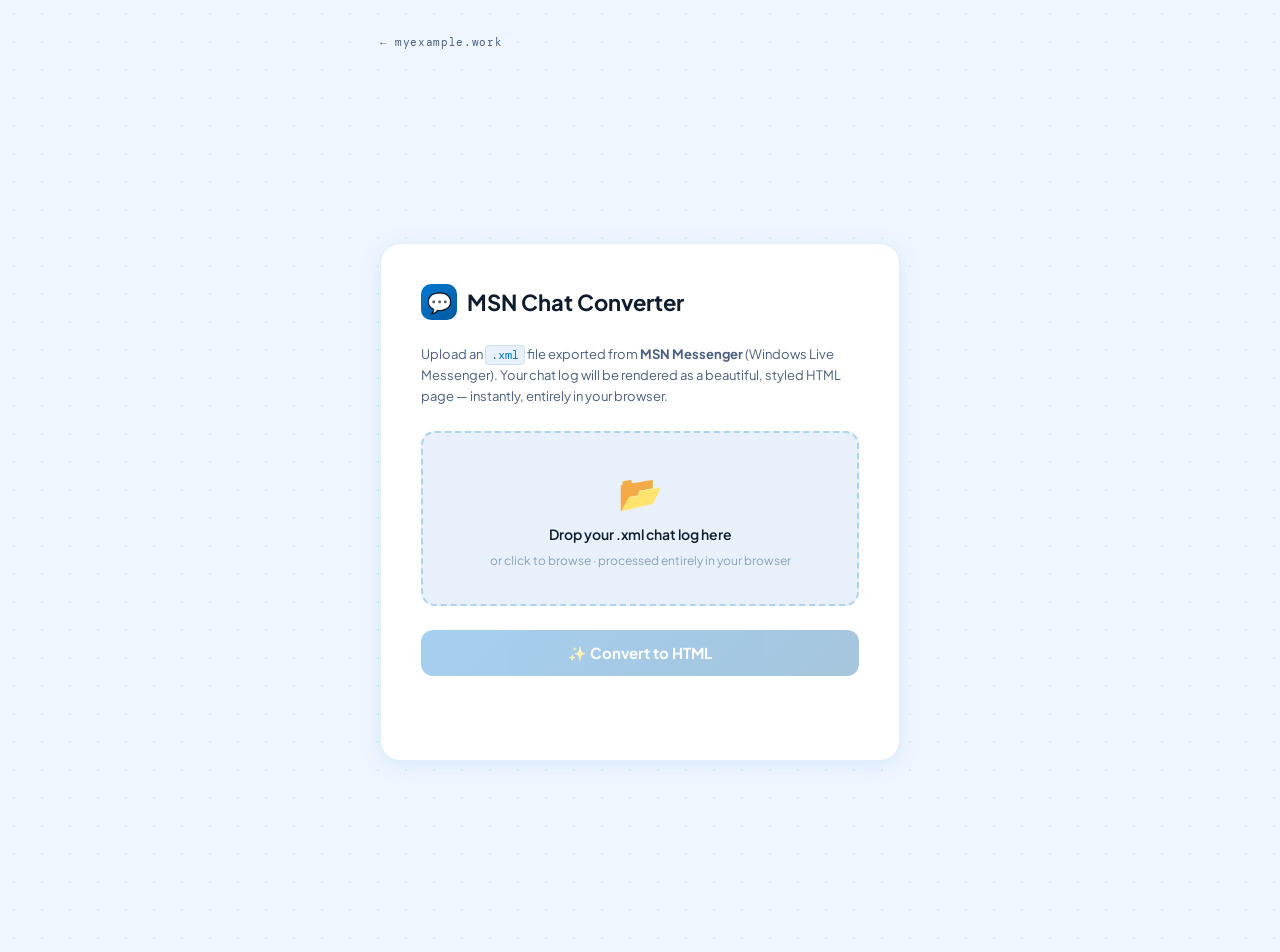
<file: msn-export-converter/index.html>
<!DOCTYPE html>
<html lang="en">
<head>
<meta charset="UTF-8">
<meta name="viewport" content="width=device-width, initial-scale=1.0">
<title>MSN Chat Converter</title>
<link rel="stylesheet" href="../common.css">
<link rel="stylesheet" href="style.css">
</head>
<body>

<nav class="back-nav">
  <a class="back-link" href="../">← myexample.work</a>
</nav>

<main class="msn-converter">

  <!-- ── Converter Card ── -->
  <div class="msn-converter-card">
    <h2><span class="icon">💬</span> MSN Chat Converter</h2>
    <p>Upload an <code>.xml</code> file exported from <strong>MSN Messenger</strong> (Windows Live Messenger). Your chat log will be rendered as a beautiful, styled HTML page — instantly, entirely in your browser.</p>

    <!-- Drop zone -->
    <label class="msn-dropzone" id="dropzone">
      <span class="dz-icon">📂</span>
      <span class="dz-label" id="dz-label">Drop your .xml chat log here</span>
      <span class="dz-sub">or click to browse · processed entirely in your browser</span>
      <input type="file" id="file-input" accept=".xml">
    </label>

    <!-- "My name" picker — populated after file is loaded -->
    <div class="msn-field" id="name-field" style="display:none">
      <label>Which one is you? <span class="msn-field-hint">(your messages will appear on the right)</span></label>
      <div class="msn-name-picker" id="name-picker"></div>
    </div>

    <button class="msn-btn" id="convert-btn" disabled>
      ✨ Convert to HTML
    </button>

    <div class="msn-status" id="status"></div>
  </div>

  <!-- ── Preview Panel ── -->
  <div class="msn-preview-panel" id="preview-panel">
    <div class="msn-preview-toolbar">
      <span id="preview-label">Preview</span>
      <div style="display:flex;gap:8px">
        <button class="msn-btn-sm" id="download-css-btn">⬇ Download CSS</button>
        <button class="msn-btn-sm" id="download-btn">⬇ Download HTML</button>
      </div>
    </div>
    <iframe class="msn-preview-frame" id="preview-frame" sandbox="allow-same-origin"></iframe>
  </div>

</main>

<script>
/* ============================================================
   MSN / Windows Live Messenger XML Log Parser & HTML Generator
   ============================================================

   MSN Messenger saves chat logs as XML with this structure:

   <Log FirstSessionID="1" LastSessionID="N">
     <Message Date="D/M/YYYY" Time="H:MM:SS"
              DateTime="ISO8601Z" SessionID="N">
       <From><User FriendlyName="Sender Name"/></From>
       <To>
         <User FriendlyName="Recipient 1"/>
         [<User FriendlyName="Recipient 2"/>]  <!-- group chats -->
       </To>
       <Text Style="font-family:Tahoma; color:#000000; ">
         Message body (may contain \r\n line breaks)
       </Text>
     </Message>
     ...
   </Log>

   Notes:
   - Date format is D/M/YYYY (day/month — NOT month/day)
   - Time is local time; DateTime is UTC ISO-8601
   - SessionID groups messages into conversation sessions
   - Multiple <User> in <To> indicates a multi-party chat
   - Text content is HTML-entity encoded by MSN
   ============================================================ */

// ── Utility ────────────────────────────────────────────────

function esc(str)
{
  return String(str)
    .replace(/&/g, '&amp;')
    .replace(/</g, '&lt;')
    .replace(/>/g, '&gt;')
    .replace(/"/g, '&quot;');
}

function linkify(text)
{
  const urlRe = /https?:\/\/[^\s<>"]+/g;
  return esc(text).replace(urlRe, url =>
    `<a href="${url}" target="_blank" rel="noopener">${url}</a>`
  );
}

/** Stable colour index per unique sender */
function makeColourMap(senders)
{
  const map = {};
  let i = 0;
  for (const s of senders) { if (!(s in map)) map[s] = i++ % 8; }
  return map;
}

/** Avatar initials */
function initials(name)
{
  const ch = [...name.trim()];
  if (!ch.length) return '?';
  if (ch[0].codePointAt(0) > 0x2e7f) return ch[0]; // CJK — single char
  return (ch[0] + (ch[1] || '')).toUpperCase();
}

/** Parse D/M/YYYY → Date object */
function parseMsnDate(ds)
{
  const parts = ds.split('/');
  if (parts.length !== 3) return new Date(ds);
  const [d, m, y] = parts.map(Number);
  return new Date(y, m - 1, d);
}

/** Format a date string for display */
function formatDateLabel(ds)
{
  const date = parseMsnDate(ds);
  if (isNaN(date)) return ds;
  return date.toLocaleDateString('en-US',
  {
    weekday: 'long', year: 'numeric', month: 'long', day: 'numeric'
  });
}

// ── Parser ─────────────────────────────────────────────────

/**
 * Parse MSN Messenger XML log.
 * Returns { participants, sessions, messages }
 *
 * messages: Array of objects, one of:
 *   { type: 'date',    dateStr }
 *   { type: 'session', sessionId, dateStr, timeStr, participants }
 *   { type: 'msg',     dateStr, timeStr, sessionId, sender, recipients, text }
 */
function parseMsnXml(xmlText)
{
  // Use DOMParser — fully available in all modern browsers
  const parser  = new DOMParser();
  const doc     = parser.parseFromString(xmlText, 'application/xml');

  // Check for parse errors
  const parseErr = doc.querySelector('parsererror');
  if (parseErr)
  {
    throw new Error('XML parse error: ' + parseErr.textContent.slice(0, 120));
  }

  const logEl    = doc.documentElement;
  const msgNodes = logEl.querySelectorAll('Message');

  const rawMessages = [];
  const senderSet   = new Set();

  msgNodes.forEach(node =>
  {
    const dateStr   = node.getAttribute('Date')     || '';
    const timeStr   = node.getAttribute('Time')     || '';
    const sessionId = node.getAttribute('SessionID') || '';

    const fromUser  = node.querySelector('From > User');
    const toUsers   = Array.from(node.querySelectorAll('To > User'));
    const textEl    = node.querySelector('Text');

    const sender     = fromUser ? fromUser.getAttribute('FriendlyName') : '';
    const recipients = toUsers.map(u => u.getAttribute('FriendlyName'));
    const text       = textEl ? (textEl.textContent || '') : '';

    if (sender) senderSet.add(sender);

    rawMessages.push({ dateStr, timeStr, sessionId, sender, recipients, text });
  });

  // Inject date-separator and session-separator nodes
  const result      = [];
  let lastDate      = null;
  let lastSessionId = null;

  for (const msg of rawMessages)
  {
    // New date → date separator
    if (msg.dateStr !== lastDate)
    {
      result.push({ type: 'date', dateStr: msg.dateStr });
      lastDate = msg.dateStr;
    }

    // New session → session marker
    if (msg.sessionId !== lastSessionId)
    {
      result.push({
        type:         'session',
        sessionId:    msg.sessionId,
        dateStr:      msg.dateStr,
        timeStr:      msg.timeStr,
        participants: [msg.sender, ...msg.recipients].filter(Boolean)
      });
      lastSessionId = msg.sessionId;
    }

    result.push({ type: 'msg', ...msg });
  }

  return { participants: [...senderSet], messages: result };
}

// ── HTML Generator ─────────────────────────────────────────

/**
 * Build a complete standalone HTML document.
 * @param {object} parsed   – result of parseMsnXml()
 * @param {string} myName   – current user's display name
 * @param {string} cssPath  – path to companion CSS file
 */
function buildHtml(parsed, myName, cssPath)
{
  const { participants, messages } = parsed;
  const colourMap = makeColourMap(participants);

  // Member pills
  const pillsHtml = participants
    .map(s => `<span class="mc-pill">${esc(s)}</span>`)
    .join('\n      ');

  // Derive chat title from participants
  let chatName;
  const others = participants.filter(p => p !== myName);
  if (participants.length <= 2 && others.length === 1) chatName = others[0];
  else if (participants.length > 2)                    chatName = `Group (${participants.length})`;
  else                                                 chatName = participants[0] || 'MSN Chat';

  // Build message HTML
  let bodyHtml   = '';
  let lastSender = null;

  for (const m of messages)
  {
    // ── Date separator ──
    if (m.type === 'date')
    {
      lastSender = null;
      bodyHtml += `
  <div class="mc-date-sep"><span class="mc-date-label">${esc(formatDateLabel(m.dateStr))}</span></div>`;
      continue;
    }

    // ── Session divider ──
    if (m.type === 'session')
    {
      lastSender = null;
      const uniqueP = [...new Set(m.participants)];
      bodyHtml += `
  <div class="mc-session-row">
    <div class="mc-session-badge">
      <span class="mc-session-icon">💬</span>
      <span>Conversation ${esc(m.sessionId)} · ${esc(m.timeStr)}</span>
      <span class="mc-session-people">${uniqueP.map(esc).join(' · ')}</span>
    </div>
  </div>`;
      continue;
    }

    // ── Regular message ──
    const isMe         = myName && m.sender === myName;
    const isFirstInGrp = m.sender !== lastSender;
    const avIdx        = colourMap[m.sender] ?? 0;
    const avInit       = initials(m.sender);

    const rowClasses = [
      'mc-msg-row',
      isMe         ? 'is-me'          : '',
      isFirstInGrp ? 'first-in-group' : ''
    ].filter(Boolean).join(' ');

    // Avatar
    const avatarHtml = (!isMe && isFirstInGrp)
      ? `<div class="mc-avatar av-${avIdx}">${esc(avInit)}</div>`
      : (!isMe ? `<div class="mc-avatar-placeholder"></div>` : '');

    // Sender name (incoming only, first in group)
    const senderHtml = (isFirstInGrp && !isMe)
      ? `<div class="mc-sender-name av-text-${avIdx}">${esc(m.sender)}</div>`
      : '';

    // Bubble
    const bubbleContent = `<div class="mc-bubble">${linkify(m.text)}</div>`;

    bodyHtml += `
  <div class="${rowClasses}">
    ${avatarHtml}
    <div class="mc-msg-group">
      ${senderHtml}
      <div class="mc-bubble-wrap">
        ${bubbleContent}
        <span class="mc-timestamp">${esc(m.timeStr)}</span>
      </div>
    </div>
  </div>`;

    lastSender = m.sender;
  }

  return `<!DOCTYPE html>
<html lang="en">
<head>
<meta charset="UTF-8">
<meta name="viewport" content="width=device-width, initial-scale=1.0">
<title>${esc(chatName)} — MSN Chat Log</title>
<link rel="stylesheet" href="${esc(cssPath)}">
</head>
<body>

<div class="mc-header">
  <div class="mc-header-icon">
    <svg viewBox="0 0 48 48" fill="none" xmlns="http://www.w3.org/2000/svg" width="32" height="32">
      <rect width="48" height="48" rx="12" fill="#0078D4"/>
      <path d="M10 14h28v2H10zM10 20h28v2H10zM10 26h20v2H10z" fill="white" opacity="0.9"/>
      <circle cx="34" cy="34" r="8" fill="#50E6FF"/>
      <path d="M31 34l2 2 4-4" stroke="#0078D4" stroke-width="2" stroke-linecap="round" stroke-linejoin="round"/>
    </svg>
  </div>
  <div class="mc-header-text">
    <h1>${esc(chatName)}</h1>
    <p>MSN Messenger / Windows Live Chat Log</p>
    <div class="mc-member-pills">
      ${pillsHtml}
    </div>
  </div>
</div>

<div class="mc-chat">
${bodyHtml}
</div>

</body>
</html>`;
}

// ── Inline CSS (for sandboxed preview iframe) ──────────────

function getMsnChatCss()
{
  return `
@import url('https://fonts.googleapis.com/css2?family=Plus+Jakarta+Sans:wght@400;500;600;700&family=DM+Mono:wght@400;500&display=swap');
:root {
  --msn-blue: #0078D4;
  --msn-blue-dark: #005a9e;
  --msn-sky: #50E6FF;
  --bg: #f3f9ff;
  --bubble-me: #ddeeff;
  --bubble-other: #ffffff;
  --timestamp: #8899aa;
  --system-bg: rgba(255,255,255,0.85);
  --border: rgba(0,120,212,0.12);
  --av-0:#e05c5c; --av-1:#e07d3c; --av-2:#c9a42a; --av-3:#4caf7d;
  --av-4:#2a9dc9; --av-5:#7b5cf0; --av-6:#c94e8e; --av-7:#5c8ee0;
}
*, *::before, *::after { box-sizing: border-box; margin: 0; padding: 0; }
body {
  font-family: 'Plus Jakarta Sans', sans-serif;
  background: var(--bg);
  min-height: 100vh;
}

/* ── Header ── */
.mc-header {
  background: linear-gradient(135deg, var(--msn-blue-dark) 0%, var(--msn-blue) 100%);
  color: #fff;
  padding: 20px 28px 18px;
  display: flex; align-items: center; gap: 16px;
}
.mc-header-icon {
  width: 52px; height: 52px;
  background: rgba(255,255,255,0.15);
  border-radius: 14px;
  display: flex; align-items: center; justify-content: center;
  flex-shrink: 0;
}
.mc-header h1 { font-size: 1.2rem; font-weight: 700; margin-bottom: 2px; }
.mc-header p { font-size: 0.75rem; color: rgba(255,255,255,0.65); margin-bottom: 8px; font-family: 'DM Mono', monospace; }
.mc-member-pills { display: flex; flex-wrap: wrap; gap: 6px; }
.mc-pill {
  background: rgba(255,255,255,0.18); color: #fff;
  font-size: 0.72rem; font-weight: 600;
  padding: 3px 10px; border-radius: 12px;
}

/* ── Chat area ── */
.mc-chat { max-width: 800px; margin: 0 auto; padding: 16px 20px 48px; }

/* ── Date separator ── */
.mc-date-sep { display: flex; justify-content: center; margin: 24px 0 8px; }
.mc-date-label {
  background: var(--system-bg); color: var(--timestamp);
  font-size: 0.7rem; font-weight: 600; font-family: 'DM Mono', monospace;
  padding: 4px 14px; border-radius: 10px;
  box-shadow: 0 1px 4px rgba(0,120,212,0.08);
  border: 1px solid var(--border);
}

/* ── Session badge ── */
.mc-session-row { display: flex; justify-content: center; margin: 16px 0 8px; }
.mc-session-badge {
  display: flex; align-items: center; gap: 8px;
  background: rgba(0,120,212,0.06);
  border: 1px solid rgba(0,120,212,0.18);
  border-radius: 20px; padding: 6px 16px;
  font-size: 0.7rem; font-family: 'DM Mono', monospace;
  color: var(--msn-blue);
}
.mc-session-people { color: var(--timestamp); font-size: 0.65rem; }
.mc-session-icon { font-size: 0.9rem; }

/* ── Message row ── */
.mc-msg-row {
  display: flex; align-items: flex-end; gap: 8px;
  margin-bottom: 2px;
}
.mc-msg-row.is-me { flex-direction: row-reverse; }
.mc-msg-row.first-in-group { margin-top: 10px; }

/* ── Avatar ── */
.mc-avatar {
  width: 32px; height: 32px; border-radius: 50%;
  display: flex; align-items: center; justify-content: center;
  font-size: 0.72rem; font-weight: 700; color: #fff;
  flex-shrink: 0; align-self: flex-end;
}
.mc-avatar-placeholder { width: 32px; flex-shrink: 0; }
.mc-msg-row.is-me .mc-avatar { display: none; }
.av-0{background:var(--av-0);} .av-1{background:var(--av-1);}
.av-2{background:var(--av-2);} .av-3{background:var(--av-3);}
.av-4{background:var(--av-4);} .av-5{background:var(--av-5);}
.av-6{background:var(--av-6);} .av-7{background:var(--av-7);}

/* ── Sender name ── */
.mc-sender-name {
  font-size: 0.7rem; font-weight: 700; margin-bottom: 2px; padding-left: 2px;
}
.av-text-0{color:var(--av-0);} .av-text-1{color:var(--av-1);}
.av-text-2{color:var(--av-2);} .av-text-3{color:var(--av-3);}
.av-text-4{color:var(--av-4);} .av-text-5{color:var(--av-5);}
.av-text-6{color:var(--av-6);} .av-text-7{color:var(--av-7);}

/* ── Message group ── */
.mc-msg-group { display: flex; flex-direction: column; max-width: 70%; }
.mc-msg-row.is-me .mc-msg-group { align-items: flex-end; }

/* ── Bubble wrap ── */
.mc-bubble-wrap { display: flex; align-items: flex-end; gap: 6px; }
.mc-msg-row.is-me .mc-bubble-wrap { flex-direction: row-reverse; }

/* ── Bubble ── */
.mc-bubble {
  background: var(--bubble-other);
  border-radius: 12px 12px 12px 4px;
  padding: 8px 13px;
  font-size: 0.9rem; line-height: 1.6;
  color: #1a2233;
  border: 1px solid var(--border);
  word-break: break-word; white-space: pre-wrap;
  box-shadow: 0 1px 3px rgba(0,0,0,0.07);
  position: relative;
}
.mc-msg-row.is-me .mc-bubble {
  background: var(--bubble-me);
  border-radius: 12px 12px 4px 12px;
  border-color: rgba(0,120,212,0.2);
}
.mc-bubble a { color: var(--msn-blue); text-decoration: underline; font-size: 0.85rem; }

/* Tails */
.mc-bubble::before {
  content: ''; position: absolute; top: 0; left: -7px;
  border-width: 0 7px 7px 0; border-style: solid;
  border-color: transparent var(--border) transparent transparent;
}
.mc-bubble::after {
  content: ''; position: absolute; top: 0; left: -5px;
  border-width: 0 6px 6px 0; border-style: solid;
  border-color: transparent var(--bubble-other) transparent transparent;
}
.mc-msg-row.is-me .mc-bubble::before {
  left: auto; right: -7px;
  border-width: 0 0 7px 7px;
  border-color: transparent transparent transparent rgba(0,120,212,0.2);
}
.mc-msg-row.is-me .mc-bubble::after {
  left: auto; right: -5px;
  border-width: 0 0 6px 6px;
  border-color: transparent transparent transparent var(--bubble-me);
}

/* ── Timestamp ── */
.mc-timestamp {
  font-size: 0.65rem; color: var(--timestamp);
  font-family: 'DM Mono', monospace;
  flex-shrink: 0; margin-bottom: 3px; white-space: nowrap;
}

/* ── Responsive ── */
@media (max-width: 600px) {
  .mc-msg-group { max-width: 85%; }
  .mc-header { padding: 14px 16px; }
  .mc-chat { padding: 10px 10px 32px; }
}
`.trim();
}

// ── UI Wiring ──────────────────────────────────────────────

const dropzone      = document.getElementById('dropzone');
const fileInput     = document.getElementById('file-input');
const dzLabel       = document.getElementById('dz-label');
const nameField     = document.getElementById('name-field');
const namePicker    = document.getElementById('name-picker');
const convertBtn    = document.getElementById('convert-btn');
const statusEl      = document.getElementById('status');
const previewPanel  = document.getElementById('preview-panel');
const previewFrame  = document.getElementById('preview-frame');
const previewLabel  = document.getElementById('preview-label');
const downloadBtn    = document.getElementById('download-btn');
const downloadCssBtn = document.getElementById('download-css-btn');

const AV_COLOURS = [
  '#e05c5c','#e07d3c','#c9a42a','#4caf7d',
  '#2a9dc9','#7b5cf0','#c94e8e','#5c8ee0'
];

let parsedData     = null;
let selectedName   = '';
let generatedHtml  = '';
let chatTitle      = '';

function setStatus(msg, cls)
{
  statusEl.textContent = msg;
  statusEl.className   = 'msn-status ' + (cls || '');
}

function avatarInitials(name)
{
  const ch = [...name.trim()];
  if (!ch.length) return '?';
  if (ch[0].codePointAt(0) > 0x2e7f) return ch[0];
  return (ch[0] + (ch[1] || '')).toUpperCase();
}

function buildNamePicker(participants)
{
  namePicker.innerHTML = '';
  selectedName = '';

  participants.forEach((name, idx) =>
  {
    const colour = AV_COLOURS[idx % AV_COLOURS.length];
    const btn    = document.createElement('button');
    btn.type         = 'button';
    btn.className    = 'msn-name-btn';
    btn.dataset.name = name;
    btn.innerHTML    = `
      <span class="nb-avatar" style="background:${colour}">${avatarInitials(name)}</span>
      <span class="nb-label">${name}</span>
      <span class="nb-check">✓</span>`;
    btn.addEventListener('click', () => selectName(name));
    namePicker.appendChild(btn);
  });

  // Skip option
  const noneBtn         = document.createElement('button');
  noneBtn.type          = 'button';
  noneBtn.className     = 'msn-name-btn none-btn';
  noneBtn.dataset.name  = '';
  noneBtn.innerHTML     = `<span class="nb-label">Skip — no highlight</span><span class="nb-check">✓</span>`;
  noneBtn.addEventListener('click', () => selectName(''));
  namePicker.appendChild(noneBtn);

  nameField.style.display = '';
}

function selectName(name)
{
  selectedName = name;
  namePicker.querySelectorAll('.msn-name-btn').forEach(btn =>
  {
    btn.classList.toggle('selected', btn.dataset.name === name);
  });
}

// ── File handling ───────────────────────────────────────────

fileInput.addEventListener('change', () =>
{
  if (fileInput.files.length) handleFile(fileInput.files[0]);
});

dropzone.addEventListener('dragover', e =>
{
  e.preventDefault();
  dropzone.classList.add('drag-over');
});
dropzone.addEventListener('dragleave', () => dropzone.classList.remove('drag-over'));
dropzone.addEventListener('drop', e =>
{
  e.preventDefault();
  dropzone.classList.remove('drag-over');
  const f = e.dataTransfer.files[0];
  if (f) handleFile(f);
});

function handleFile(file)
{
  if (!file.name.toLowerCase().endsWith('.xml'))
  {
    setStatus('Please select an .xml file exported from MSN Messenger.', 'error');
    return;
  }

  const reader  = new FileReader();
  reader.onload = e =>
  {
    try
    {
      parsedData = parseMsnXml(e.target.result);
      buildNamePicker(parsedData.participants);
      dzLabel.textContent = `✅  ${file.name}`;
      convertBtn.disabled = false;
      chatTitle = file.name.replace(/\.xml$/i, '');

      const msgCount = parsedData.messages.filter(m => m.type === 'msg').length;
      setStatus(
        `${msgCount} messages · ${parsedData.participants.length} participants — select your name below`,
        'ok'
      );
    }
    catch (err)
    {
      setStatus('Error reading file: ' + err.message, 'error');
      console.error(err);
    }
  };
  reader.readAsText(file, 'UTF-8');
}

// ── Convert ─────────────────────────────────────────────────

convertBtn.addEventListener('click', () =>
{
  if (!parsedData) return;

  try
  {
    // External CSS version (for download pair)
    generatedHtml = buildHtml(parsedData, selectedName, 'msn.css');

    // Self-contained version for iframe preview
    const chatCss = getMsnChatCss();
    const inlined = generatedHtml.replace(
      `<link rel="stylesheet" href="msn.css">`,
      `<style>${chatCss}</style>`
    );

    const blob = new Blob([inlined], { type: 'text/html' });
    previewFrame.src = URL.createObjectURL(blob);

    const msgCount = parsedData.messages.filter(m => m.type === 'msg').length;
    previewLabel.textContent = `Preview — ${chatTitle}`;
    previewPanel.classList.add('visible');
    setStatus(`✓ Converted ${msgCount} messages from "${chatTitle}"`, 'ok');
  }
  catch (err)
  {
    setStatus('Error: ' + err.message, 'error');
    console.error(err);
  }
});

// ── Download HTML ────────────────────────────────────────────

downloadBtn.addEventListener('click', () =>
{
  if (!generatedHtml) return;
  const blob = new Blob([generatedHtml], { type: 'text/html' });
  const a    = document.createElement('a');
  a.href     = URL.createObjectURL(blob);
  a.download = (chatTitle || 'msn-chat') + '.html';
  a.click();
});

// ── Download CSS ─────────────────────────────────────────────

downloadCssBtn.addEventListener('click', () =>
{
  const cssContent = `/* MSN Chat Log — companion stylesheet */\n/* Place alongside your downloaded HTML file and name it: msn.css */\n\n` + getMsnChatCss();
  const blob = new Blob([cssContent], { type: 'text/css' });
  const a    = document.createElement('a');
  a.href     = URL.createObjectURL(blob);
  a.download = 'msn.css';
  a.click();
});
</script>

</body>
</html>
</file>
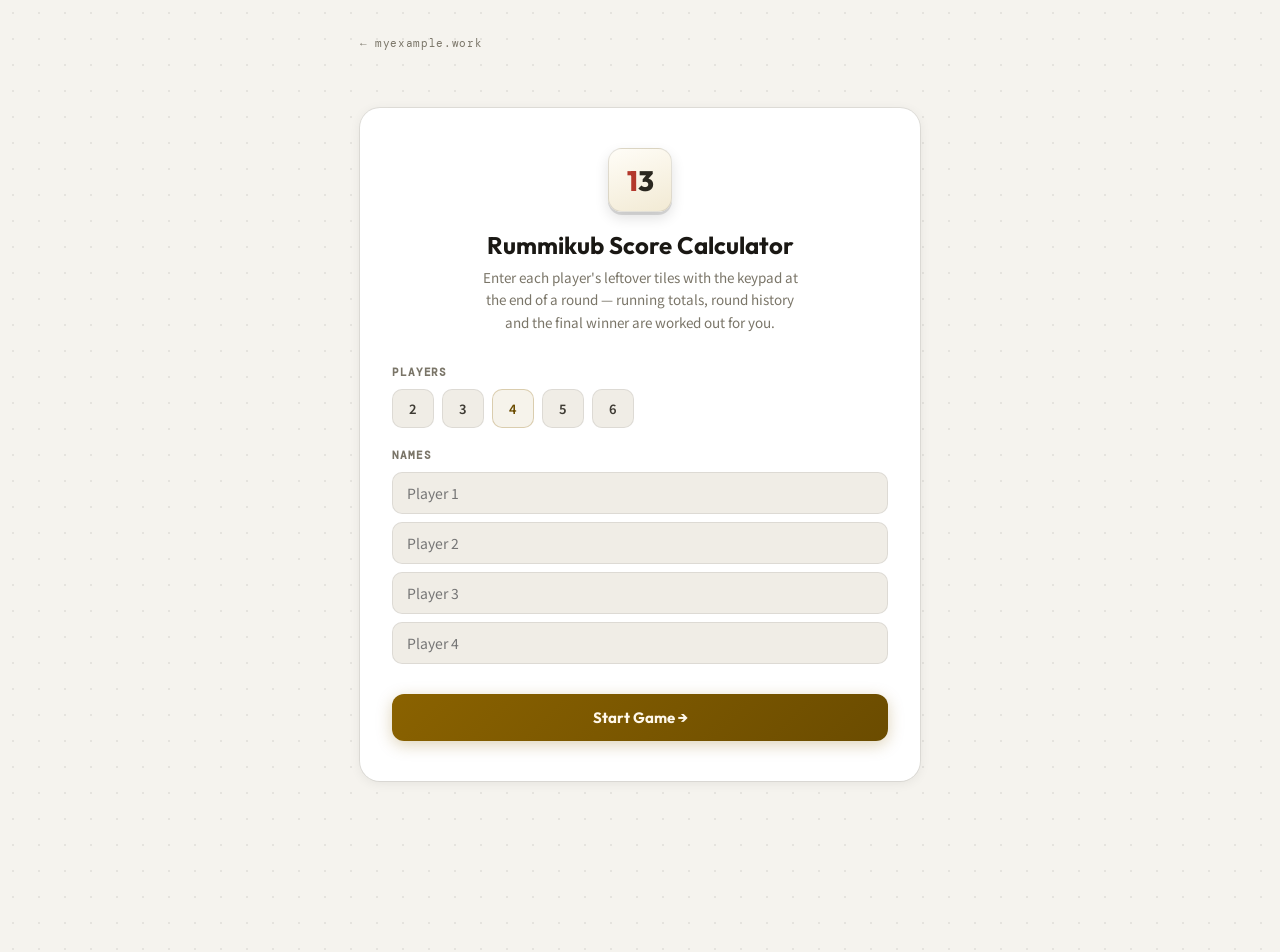
<file: rummikub-calculator/index.html>
<!DOCTYPE html>
<html lang="en">
<head>
<meta charset="UTF-8">
<meta name="viewport" content="width=device-width, initial-scale=1.0">
<title>Rummikub Score Calculator — myexample.work</title>
<link rel="preconnect" href="https://fonts.googleapis.com">
<link href="https://fonts.googleapis.com/css2?family=Outfit:wght@400;500;600;700;800&family=Noto+Sans+HK:wght@300;400;500&family=DM+Mono:wght@400;500&display=swap" rel="stylesheet">
<link rel="stylesheet" href="../common.css">
<link rel="stylesheet" href="style.css">
</head>
<body>

<nav class="back-nav">
  <a class="back-link" href="../">← myexample.work</a>
</nav>

<main class="rk-app">

  <!-- ══════════════════════════════════════
       Setup screen
  ══════════════════════════════════════ -->
  <section class="rk-setup" id="setup-screen">
    <div class="rk-card rk-setup-card">
      <div class="rk-tile-icon"><span class="tr">1</span><span class="tb">3</span></div>
      <h1>Rummikub Score Calculator</h1>
      <p class="rk-sub">Enter each player's leftover tiles with the keypad at the end of a round — running totals, round history and the final winner are worked out for you.</p>

      <div class="rk-field">
        <label class="rk-label">Players</label>
        <div class="rk-count-pills" id="count-pills"></div>
      </div>

      <div class="rk-field">
        <label class="rk-label">Names</label>
        <div class="rk-name-inputs" id="name-inputs"></div>
      </div>

      <button class="rk-btn-primary rk-btn-block" id="start-btn">Start Game →</button>
    </div>
  </section>

  <!-- ══════════════════════════════════════
       Game screen
  ══════════════════════════════════════ -->
  <section class="rk-game" id="game-screen" hidden>

    <div class="rk-scoreboard" id="scoreboard"></div>

    <div class="rk-round-bar">
      <div class="rk-round-label">Round <span id="round-num">1</span></div>
      <button class="rk-btn-text" id="reset-game-btn">Reset game</button>
    </div>

    <!-- Who went out -->
    <div class="rk-card rk-winner-card">
      <div class="rk-label">Who went out this round?</div>
      <div class="rk-winner-pills" id="winner-pills"></div>
      <div class="rk-error" id="winner-error" hidden>Pick who went out, or mark the round a draw, before finishing it.</div>
    </div>

    <!-- Calculator -->
    <div class="rk-card rk-calc-card">
      <div class="rk-calc-tabs" id="calc-tabs"></div>

      <div class="rk-calc-body" id="calc-body">

        <div class="rk-tile-chips" id="tile-chips"></div>
        <div class="rk-calc-subtotal">This round: <span id="calc-subtotal">0</span></div>

        <div class="rk-winner-note" id="winner-note" hidden>🏆 Went out this round — scores the sum of everyone else's leftover tiles.</div>

        <div class="rk-tile-grid" id="tile-grid"></div>

      </div>
    </div>

    <button class="rk-btn-primary rk-btn-block" id="finish-round-btn">Finish Round ✓</button>

    <!-- History -->
    <div class="rk-card rk-history-card">
      <div class="rk-history-header">
        <span>Round History</span>
        <button class="rk-btn-sm" id="end-game-btn">🏁 End Game</button>
      </div>
      <div class="rk-history-scroll">
        <table id="history-table">
          <thead></thead>
          <tbody></tbody>
          <tfoot></tfoot>
        </table>
      </div>
      <p class="rk-history-empty" id="history-empty">No rounds finished yet — enter tiles above and hit “Finish Round”.</p>
    </div>

  </section>

  <!-- ══════════════════════════════════════
       Final results modal
  ══════════════════════════════════════ -->
  <div class="rk-modal-overlay" id="final-overlay" hidden>
    <div class="rk-modal">
      <div class="rk-modal-icon">🏆</div>
      <h2>Game Over</h2>
      <div class="rk-final-list" id="final-list"></div>
      <div class="rk-modal-actions">
        <button class="rk-btn-text" id="continue-game-btn">Keep playing</button>
        <button class="rk-btn-primary" id="new-game-btn">New Game</button>
      </div>
    </div>
  </div>

</main>

<script>
/* ============================================================
   Rummikub Score Calculator
   All state lives in `state`, persisted to localStorage so a
   refresh mid-game doesn't lose the scoreboard. No dependencies.
   ============================================================ */

'use strict';

const STORAGE_KEY   = 'rummikub-calculator-state-v1';
const JOKER_VALUE   = 30;
const TILE_COLORS   = ['red', 'blue', 'black', 'orange'];
const MIN_PLAYERS   = 2;
const MAX_PLAYERS   = 6;

/* ── DOM refs ── */
const setupScreen    = document.getElementById('setup-screen');
const gameScreen      = document.getElementById('game-screen');
const countPillsEl    = document.getElementById('count-pills');
const nameInputsEl    = document.getElementById('name-inputs');
const startBtn        = document.getElementById('start-btn');

const scoreboardEl    = document.getElementById('scoreboard');
const roundNumEl      = document.getElementById('round-num');
const resetGameBtn    = document.getElementById('reset-game-btn');

const winnerPillsEl   = document.getElementById('winner-pills');
const winnerErrorEl   = document.getElementById('winner-error');

const calcTabsEl      = document.getElementById('calc-tabs');
const tileChipsEl      = document.getElementById('tile-chips');
const calcSubtotalEl  = document.getElementById('calc-subtotal');
const winnerNoteEl    = document.getElementById('winner-note');
const tileGridEl      = document.getElementById('tile-grid');

const finishRoundBtn  = document.getElementById('finish-round-btn');

const historyTableEl  = document.getElementById('history-table');
const historyEmptyEl  = document.getElementById('history-empty');
const endGameBtn      = document.getElementById('end-game-btn');

const finalOverlay    = document.getElementById('final-overlay');
const finalListEl     = document.getElementById('final-list');
const continueGameBtn = document.getElementById('continue-game-btn');
const newGameBtn      = document.getElementById('new-game-btn');

/* ── State ── */
let state         = null;   // set by newState() / loadState()
let setupCount    = 4;      // pending player count on the setup screen

function newState(names)
{
  return {
    players:          names,
    totals:           names.map(() => 0),
    history:          [],                        // [{ scores:[...], winnerIndex }]
    round:            1,
    roundTiles:       names.map(() => []),       // [[{value, joker}], ...]
    roundWinnerIndex: null,                       // player index, -1 = draw, null = unset
    activePlayer:     0,
  };
}

function saveState()
{
  localStorage.setItem(STORAGE_KEY, JSON.stringify(state));
}

function loadState()
{
  try
  {
    const raw = localStorage.getItem(STORAGE_KEY);
    return raw ? JSON.parse(raw) : null;
  }
  catch (err)
  {
    return null;
  }
}

/* ── Setup screen ── */

function renderCountPills()
{
  countPillsEl.innerHTML = '';
  for (let n = MIN_PLAYERS; n <= MAX_PLAYERS; n++)
  {
    const btn = document.createElement('button');
    btn.textContent = n;
    btn.className   = 'rk-pill' + (n === setupCount ? ' active' : '');
    btn.addEventListener('click', () =>
    {
      setupCount = n;
      renderCountPills();
      renderNameInputs();
    });
    countPillsEl.appendChild(btn);
  }
}

function renderNameInputs()
{
  const prevValues = Array.from(nameInputsEl.querySelectorAll('input')).map(i => i.value);
  nameInputsEl.innerHTML = '';
  for (let i = 0; i < setupCount; i++)
  {
    const input = document.createElement('input');
    input.className   = 'rk-name-input';
    input.type        = 'text';
    input.maxLength   = 20;
    input.placeholder = 'Player ' + (i + 1);
    input.value       = prevValues[i] || '';
    nameInputsEl.appendChild(input);
  }
}

startBtn.addEventListener('click', () =>
{
  const names = Array.from(nameInputsEl.querySelectorAll('input')).map((input, i) =>
    input.value.trim() || ('Player ' + (i + 1))
  );
  state = newState(names);
  saveState();
  showGameScreen();
});

/* ── Screen switching ── */

function showGameScreen()
{
  setupScreen.hidden = true;
  gameScreen.hidden  = false;
  renderAll();
}

function showSetupScreen()
{
  gameScreen.hidden  = true;
  setupScreen.hidden = false;
  renderCountPills();
  renderNameInputs();
}

/* ── Scoreboard ── */

function renderScoreboard()
{
  const order = state.players.map((_, i) => i)
    .sort((a, b) => state.totals[b] - state.totals[a]);
  const leaderTotal = state.totals[order[0]];
  const hasScores   = state.history.length > 0;

  scoreboardEl.innerHTML = '';
  order.forEach(i =>
  {
    const pill = document.createElement('button');
    const isLeader = hasScores && state.totals[i] === leaderTotal && leaderTotal !== 0;
    pill.className = 'rk-score-pill' + (i === state.activePlayer ? ' active' : '') + (isLeader ? ' leader' : '');
    pill.innerHTML =
      (isLeader ? '<span class="crown">👑</span>' : '') +
      '<span class="name">' + escapeHtml(state.players[i]) + '</span>' +
      '<span class="total ' + scoreClass(state.totals[i]) + '">' + signed(state.totals[i]) + '</span>';
    pill.addEventListener('click', () =>
    {
      state.activePlayer = i;
      renderCalc();
      renderScoreboard();
    });
    scoreboardEl.appendChild(pill);
  });
}

/* ── Who went out ── */

function renderWinnerPills()
{
  winnerPillsEl.innerHTML = '';

  state.players.forEach((name, i) =>
  {
    const pill = document.createElement('button');
    pill.className = 'rk-pill' + (state.roundWinnerIndex === i ? ' active' : '');
    pill.textContent = name;
    pill.addEventListener('click', () =>
    {
      state.roundWinnerIndex = state.roundWinnerIndex === i ? null : i;
      winnerErrorEl.hidden = true;
      saveState();
      renderWinnerPills();
      renderCalc();
    });
    winnerPillsEl.appendChild(pill);
  });

  const draw = document.createElement('button');
  draw.className   = 'rk-pill rk-pill-draw' + (state.roundWinnerIndex === -1 ? ' active' : '');
  draw.textContent = '🤝 Draw / no one out';
  draw.addEventListener('click', () =>
  {
    state.roundWinnerIndex = state.roundWinnerIndex === -1 ? null : -1;
    winnerErrorEl.hidden = true;
    saveState();
    renderWinnerPills();
    renderCalc();
  });
  winnerPillsEl.appendChild(draw);
}

/* ── Calculator ── */

function renderCalcTabs()
{
  calcTabsEl.innerHTML = '';
  state.players.forEach((name, i) =>
  {
    const tab = document.createElement('button');
    tab.className = 'rk-calc-tab' + (i === state.activePlayer ? ' active' : '');
    tab.textContent = name + (state.roundWinnerIndex === i ? ' 🏆' : '');
    tab.addEventListener('click', () =>
    {
      state.activePlayer = i;
      saveState();
      renderCalcTabs();
      renderCalc();
    });
    calcTabsEl.appendChild(tab);
  });
}

function renderTileChips()
{
  const tiles = state.roundTiles[state.activePlayer];
  tileChipsEl.innerHTML = '';

  if (!tiles.length)
  {
    const empty = document.createElement('span');
    empty.className = 'rk-chip-empty';
    empty.textContent = 'No tiles entered yet';
    tileChipsEl.appendChild(empty);
  }

  tiles.forEach((tile, idx) =>
  {
    const chip = document.createElement('span');
    chip.className = tile.joker
      ? 'rk-chip rk-chip-joker'
      : 'rk-chip rk-chip-' + TILE_COLORS[idx % TILE_COLORS.length];
    chip.innerHTML =
      '<span class="v">' + (tile.joker ? '🃏' : tile.value) + '</span>' +
      '<button class="rm" aria-label="Remove tile">×</button>';
    chip.querySelector('.rm').addEventListener('click', () =>
    {
      state.roundTiles[state.activePlayer].splice(idx, 1);
      saveState();
      renderCalc();
    });
    tileChipsEl.appendChild(chip);
  });

  const subtotal = tiles.reduce((sum, t) => sum + t.value, 0);
  calcSubtotalEl.textContent = subtotal;
}

function renderCalc()
{
  renderCalcTabs();
  renderTileChips();

  const isWinner = state.roundWinnerIndex === state.activePlayer;
  winnerNoteEl.hidden = !isWinner;
  tileGridEl.hidden   = isWinner;
}

/* ── Tile grid (14 buttons: 1–13 + Joker, built once) ── */

function addTile(value, isJoker)
{
  state.roundTiles[state.activePlayer].push({ value, joker: isJoker });
  saveState();
  renderCalc();
}

function renderTileGrid()
{
  tileGridEl.innerHTML = '';

  for (let v = 1; v <= 13; v++)
  {
    const btn = document.createElement('button');
    btn.className   = 'rk-tile-btn';
    btn.textContent = v;
    btn.addEventListener('click', () => addTile(v, false));
    tileGridEl.appendChild(btn);
  }

  const joker = document.createElement('button');
  joker.className = 'rk-tile-btn rk-tile-btn-joker';
  joker.innerHTML = '🃏<span class="rk-tile-joker-value">' + JOKER_VALUE + '</span>';
  joker.addEventListener('click', () => addTile(JOKER_VALUE, true));
  tileGridEl.appendChild(joker);
}

renderTileGrid();

/* ── Finish round ── */

function scoreClass(n) { return n > 0 ? 'pos' : n < 0 ? 'neg' : ''; }
function signed(n)     { return (n > 0 ? '+' : '') + n; }

function escapeHtml(str)
{
  const div = document.createElement('div');
  div.textContent = str;
  return div.innerHTML;
}

finishRoundBtn.addEventListener('click', () =>
{
  if (state.roundWinnerIndex === null || state.roundWinnerIndex === undefined)
  {
    winnerErrorEl.hidden = false;
    winnerPillsEl.scrollIntoView({ behavior: 'smooth', block: 'center' });
    return;
  }

  const ownSums = state.roundTiles.map(tiles => tiles.reduce((sum, t) => sum + t.value, 0));
  const winnerIndex = state.roundWinnerIndex;
  const scores = ownSums.map((sum, i) =>
  {
    if (winnerIndex === -1)          return -sum;
    if (i === winnerIndex)
    {
      return ownSums.reduce((total, s, j) => j === winnerIndex ? total : total + s, 0);
    }
    return -sum;
  });

  state.history.push({ scores, winnerIndex });
  scores.forEach((s, i) => { state.totals[i] += s; });

  state.round += 1;
  state.roundTiles       = state.players.map(() => []);
  state.roundWinnerIndex = null;

  saveState();
  renderAll();
});

/* ── History table ── */

function renderHistory()
{
  historyEmptyEl.hidden = state.history.length > 0;
  historyTableEl.hidden = state.history.length === 0;

  const thead = historyTableEl.querySelector('thead');
  const tbody = historyTableEl.querySelector('tbody');
  const tfoot = historyTableEl.querySelector('tfoot');

  thead.innerHTML =
    '<tr><th>Round</th>' + state.players.map(n => '<th>' + escapeHtml(n) + '</th>').join('') + '</tr>';

  tbody.innerHTML = state.history.map((r, idx) =>
    '<tr>' +
      '<td class="rk-round-cell">' + (idx + 1) + (r.winnerIndex === -1 ? ' <span class="rk-draw-tag">draw</span>' : '') + '</td>' +
      r.scores.map((s, i) =>
        '<td class="' + scoreClass(s) + '">' + signed(s) + (i === r.winnerIndex ? ' 🏆' : '') + '</td>'
      ).join('') +
    '</tr>'
  ).join('');

  tfoot.innerHTML =
    '<tr class="rk-total-row"><td>Total</td>' +
      state.totals.map(t => '<td class="' + scoreClass(t) + '">' + signed(t) + '</td>').join('') +
    '</tr>';
}

/* ── End game / final results ── */

endGameBtn.addEventListener('click', () =>
{
  const order = state.players.map((_, i) => i)
    .sort((a, b) => state.totals[b] - state.totals[a]);

  finalListEl.innerHTML = order.map((i, rank) =>
    '<div class="rk-final-row' + (rank === 0 ? ' winner' : '') + '">' +
      '<span class="rank">' + (rank === 0 ? '👑' : '#' + (rank + 1)) + '</span>' +
      '<span class="name">' + escapeHtml(state.players[i]) + '</span>' +
      '<span class="total ' + scoreClass(state.totals[i]) + '">' + signed(state.totals[i]) + '</span>' +
    '</div>'
  ).join('');

  finalOverlay.hidden = false;
});

continueGameBtn.addEventListener('click', () => { finalOverlay.hidden = true; });

newGameBtn.addEventListener('click', () =>
{
  finalOverlay.hidden = true;
  resetGame();
});

/* ── Reset ── */

function resetGame()
{
  if (!confirm('Reset this game? Round history and totals will be cleared.')) return;
  localStorage.removeItem(STORAGE_KEY);
  state = null;
  showSetupScreen();
}

resetGameBtn.addEventListener('click', resetGame);

/* ── Render everything ── */

function renderAll()
{
  roundNumEl.textContent = state.round;
  renderScoreboard();
  renderWinnerPills();
  renderCalc();
  renderHistory();
}

/* ── Boot ── */

const restored = loadState();
if (restored && restored.players && restored.players.length)
{
  state = restored;
  showGameScreen();
}
else
{
  showSetupScreen();
}
</script>

</body>
</html>
</file>
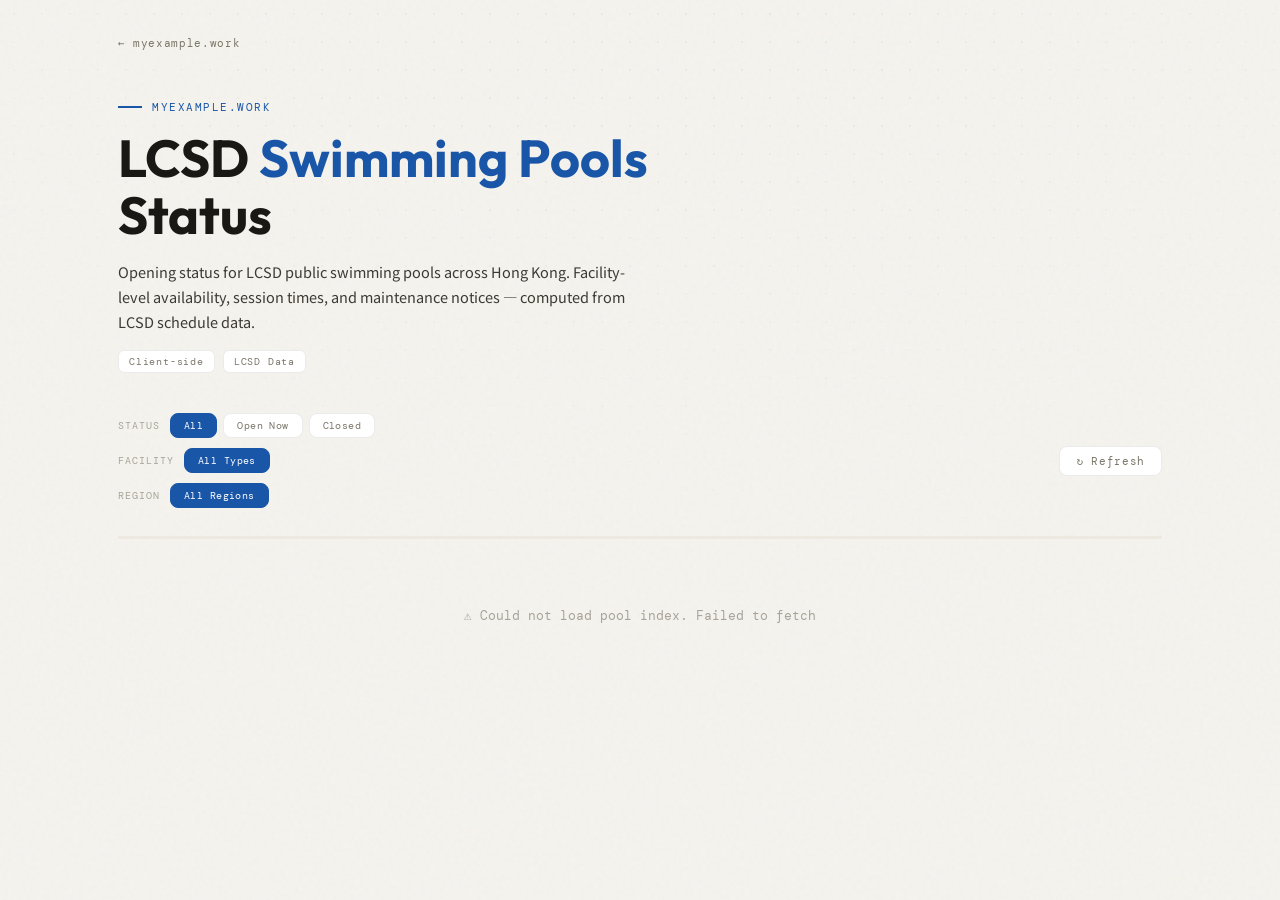
<file: swimming-pools-hk/index.html>
<!DOCTYPE html>
<html lang="zh-HK">
<head>
<meta charset="UTF-8">
<meta name="viewport" content="width=device-width, initial-scale=1.0">
<title>LCSD Swimming Pools — Status</title>
<link rel="preconnect" href="https://fonts.googleapis.com">
<link href="https://fonts.googleapis.com/css2?family=Outfit:wght@400;500;600;700&family=DM+Mono:wght@400;500&family=Noto+Sans+HK:wght@300;400;500&display=swap" rel="stylesheet">
<link rel="stylesheet" href="../common.css">
<link rel="stylesheet" href="style.css">
</head>
<body>

<nav class="back-nav">
  <a class="back-link" href="../">← myexample.work</a>
</nav>

<div class="page">

  <!-- Hero -->
  <header class="hero">
    <div class="hero-eyebrow">myexample.work</div>
    <h1>LCSD <em>Swimming Pools</em><br>Status</h1>
    <p class="hero-sub">Opening status for LCSD public swimming pools across Hong Kong. Facility-level availability, session times, and maintenance notices — computed from LCSD schedule data.</p>
    <div class="hero-meta">
      <span class="hero-badge">Client-side</span>
      <span class="hero-badge">LCSD Data</span>
    </div>
  </header>

  <!-- Summary -->
  <div class="summary-strip" id="summaryStrip" style="display:none">
    <div class="summary-stat">
      <span class="stat-num" id="statTotal">—</span>
      <span class="stat-label">Total Pools</span>
    </div>
    <div class="stat-divider"></div>
    <div class="summary-stat">
      <span class="stat-num open-color" id="statOpen">—</span>
      <span class="stat-label">Open Now</span>
    </div>
    <div class="stat-divider"></div>
    <div class="summary-stat">
      <span class="stat-num closed-color" id="statClosed">—</span>
      <span class="stat-label">Closed</span>
    </div>
  </div>

  <!-- Controls -->
  <div class="controls">
    <div style="display:flex;flex-direction:column;gap:10px;flex:1">
      <!-- Status filter — single select -->
      <div class="filter-group">
        <span class="filter-label">Status</span>
        <button class="chip active" data-filter-status="all">All</button>
        <button class="chip" data-filter-status="open">Open Now</button>
        <button class="chip" data-filter-status="closed">Closed</button>
      </div>
      <!-- Facility class filter — multi-select, populated from API -->
      <div class="filter-group" id="facFilterGroup">
        <span class="filter-label">Facility</span>
        <button class="chip active" data-filter-class="all">All Types</button>
      </div>
      <!-- Region filter — multi-select, populated from API -->
      <div class="filter-group" id="regionFilterGroup">
        <span class="filter-label">Region</span>
        <button class="chip active" data-filter-region="all">All Regions</button>
      </div>
    </div>
    <button class="refresh-btn" id="refreshBtn">↻ Refresh</button>
  </div>

  <!-- Progress -->
  <div class="progress-strip" id="progressStrip">
    <div class="progress-fill" id="progressFill"></div>
  </div>

  <!-- Regions container -->
  <div id="regionsContainer"></div>

</div>

<script>
/* =====================================================================
   LCSD Swimming Pools Dashboard
   API: https://opendata.myexample.work
   ===================================================================== */

const BASE          = "https://opendata.myexample.work";
const INDEX_URL     = BASE + "/hksar/lcsd/swimming-pools/index.json";
const HOLIDAYS_URL  = BASE + "/hksar/holidays/index.json";
const ADMISSION_URL = BASE + "/hksar/lcsd/swimming-pool-admission/latest.json";
const POOL_URL      = id => BASE + "/hksar/lcsd/swimming-pools/" + id + ".json";
const CONCURRENCY   = 8;

// ── State ─────────────────────────────────────────────────
let indexData       = null;
let allPools        = [];
let facilityClasses = [];
let holidaySet      = new Set();   // "YYYY-M-D" strings for fast lookup
let admissionMap    = new Map();   // swpId → live admission entry
let admissionTime   = null;        // "HH:MM" the admission snapshot was captured
let filterStatus    = "all";
let filterClasses   = new Set();   // empty = all; entries = selected class integers
let filterRegions   = new Set();   // empty = all; entries = selected region name_en strings
let loading         = false;

// ── Current HKT time (UTC+8) ──────────────────────────────
const _now      = new Date();
const _hktMs    = _now.getTime() + (8 * 60 + _now.getTimezoneOffset()) * 60000;
const hktNow    = new Date(_hktMs);

const TODAY_DOW   = hktNow.getDay();
const TODAY_MONTH = hktNow.getMonth() + 1;
const TODAY_DAY   = hktNow.getDate();
const TODAY_H     = hktNow.getHours() + hktNow.getMinutes() / 60;

// ── Init ──────────────────────────────────────────────────
document.addEventListener("DOMContentLoaded", () =>
{
  setupFilters();
  loadAll();
  document.getElementById("refreshBtn").addEventListener("click", () => loadAll());
});

// ── Filter wiring ─────────────────────────────────────────
function setupFilters()
{
  document.querySelectorAll("[data-filter-status]").forEach(btn =>
  {
    btn.addEventListener("click", () =>
    {
      document.querySelectorAll("[data-filter-status]").forEach(b => b.classList.remove("active"));
      btn.classList.add("active");
      filterStatus = btn.dataset.filterStatus;
      render();
    });
  });
}

// ── Multi-select chip helper ───────────────────────────────
/**
 * Wire a filter group for multi-select toggle behaviour.
 * @param {string}  groupId    — element ID of the filter-group div
 * @param {string}  dataAttr   — the data-* attribute name on each chip
 * @param {Set}     filterSet  — the Set to mutate on toggle
 * @param {string}  allValue   — the value that means "select all" (clears the set)
 */
function wireMultiSelect(groupId, dataAttr, filterSet, allValue)
{
  const grp    = document.getElementById(groupId);
  const allBtn = grp.querySelector(`[${dataAttr}="${allValue}"]`);

  grp.querySelectorAll(`[${dataAttr}]`).forEach(btn =>
  {
    const val = btn.dataset[dataAttr.replace("data-", "").replace(/-([a-z])/g, (_, c) => c.toUpperCase())];
    if (val === allValue) return;   // handled separately below

    btn.addEventListener("click", () =>
    {
      if (filterSet.has(val))
      {
        filterSet.delete(val);
        btn.classList.remove("active");
      }
      else
      {
        filterSet.add(val);
        btn.classList.add("active");
      }
      // "All" chip active only when nothing is selected
      allBtn.classList.toggle("active", filterSet.size === 0);
      render();
    });
  });

  allBtn.addEventListener("click", () =>
  {
    filterSet.clear();
    grp.querySelectorAll(`[${dataAttr}]`).forEach(b => b.classList.remove("active"));
    allBtn.classList.add("active");
    render();
  });
}

function buildClassFilters(classes)
{
  const grp = document.getElementById("facFilterGroup");
  grp.querySelectorAll("[data-filter-class]:not([data-filter-class='all'])").forEach(b => b.remove());

  classes.forEach(c =>
  {
    const btn = document.createElement("button");
    btn.className = "chip";
    btn.dataset.filterClass = String(c.class);
    btn.textContent = c.name_en;
    grp.appendChild(btn);
  });

  wireMultiSelect("facFilterGroup", "data-filter-class", filterClasses, "all");
}

function buildRegionFilters(regions)
{
  const grp = document.getElementById("regionFilterGroup");
  grp.querySelectorAll("[data-filter-region]:not([data-filter-region='all'])").forEach(b => b.remove());

  regions.forEach(r =>
  {
    const btn = document.createElement("button");
    btn.className = "chip";
    btn.dataset.filterRegion = r.name_en;
    btn.textContent = r.name_en;
    grp.appendChild(btn);
  });

  wireMultiSelect("regionFilterGroup", "data-filter-region", filterRegions, "all");
}

// ── Load ──────────────────────────────────────────────────
async function loadAll()
{
  if (loading) return;
  loading = true;

  const btn    = document.getElementById("refreshBtn");
  btn.disabled = true;
  btn.innerHTML = '<span class="spin">↻</span> Loading';

  allPools      = [];
  admissionMap  = new Map();
  admissionTime = null;
  renderSkeletons(12);
  showProgress(0, 1);

  // Live admission snapshot is supplementary — a failure here must not break the page,
  // so it is fetched on its own and swallowed rather than joined into the critical path.
  const admissionPromise = fetch(ADMISSION_URL)
    .then(res => (res.ok ? res.json() : null))
    .catch(() => null);

  // 1. Fetch index and holiday list in parallel
  try
  {
    const [indexRes, holidayRes] = await Promise.all([
      fetch(INDEX_URL),
      fetch(HOLIDAYS_URL)
    ]);

    indexData       = await indexRes.json();
    facilityClasses = indexData.facility_class || [];
    buildClassFilters(facilityClasses);
    buildRegionFilters(indexData.region || []);

    // Build a fast-lookup Set of "YYYY-M-D" keys (month is 0-based, matching the JSON)
    const holidayJson = await holidayRes.json();
    holidaySet = new Set(
      (holidayJson.holidays || []).map(h => `${h.year}-${h.month}-${h.date}`)
    );
  }
  catch (e)
  {
    document.getElementById("regionsContainer").innerHTML =
      `<div class="no-results">⚠ Could not load pool index. ${e.message}</div>`;
    btn.disabled  = false;
    btn.innerHTML = "↻ Refresh";
    loading       = false;
    return;
  }

  // Resolve the live admission snapshot before pools are fetched, so each pool can be
  // annotated as it arrives. Not every pool appears in the snapshot — absent ones simply
  // render without an admission figure.
  const admissionJson = await admissionPromise;
  if (admissionJson && Array.isArray(admissionJson.pools))
  {
    admissionJson.pools.forEach(p => admissionMap.set(p.swpId, p));
    admissionTime = (admissionJson.captured_at || "").slice(11, 16) || null;
  }

  // Collect all IDs in region order
  const allIds = (indexData.region || [])
    .flatMap(r => r.district)
    .flatMap(d => d.swpId_list);

  const total = allIds.length;
  let done    = 0;

  // 2. Fetch each pool with concurrency
  for (let i = 0; i < allIds.length; i += CONCURRENCY)
  {
    const chunk   = allIds.slice(i, i + CONCURRENCY);
    const results = await Promise.allSettled(chunk.map(id => fetchPool(id)));
    results.forEach(r => { if (r.status === "fulfilled" && r.value) allPools.push(r.value); });
    done += chunk.length;
    showProgress(done, total);
  }

  hideProgress();
  document.getElementById("summaryStrip").style.display = "flex";
  updateSummary();
  render();

  btn.disabled  = false;
  btn.innerHTML = "↻ Refresh";
  loading       = false;
}

async function fetchPool(id)
{
  try
  {
    const res  = await fetch(POOL_URL(id));
    if (!res.ok) return null;
    const data = await res.json();
    data._status     = computePoolStatus(data);
    const { openFids, tcReasons, upcomingTcs } = computeOpenFids(data);
    data._openFids    = openFids;
    data._tcReasons   = tcReasons;
    data._upcomingTcs = upcomingTcs;
    data._admission   = admissionMap.get(id) || null;
    return data;
  }
  catch (e) { return null; }
}

// ── Status computation ────────────────────────────────────

function inDateRange(from, until)
{
  if (!from) return true;
  const start = from.month  * 100 + from.day;
  const end   = until.month * 100 + until.day;
  const today = TODAY_MONTH * 100 + TODAY_DAY;
  return start <= end
    ? today >= start && today <= end
    : today >= start || today <= end;
}

function toH(hhmm)
{
  const [h, m] = hhmm.split(":").map(Number);
  return h + m / 60;
}

/** Check if a given HKT date is a HK public holiday.
 *  month is 0-based (matching Date.getMonth() and the holidays JSON). */
function isHoliday(year, month0based, date)
{
  return holidaySet.has(`${year}-${month0based}-${date}`);
}

function computePoolStatus(pool)
{
  // Build HKT datetime string manually — toISOString() returns UTC regardless of how
  // the Date was constructed, so it cannot be used for HKT comparisons.
  const pad    = n => String(n).padStart(2, "0");
  const nowHkt = hktNow.getFullYear() + "-"
               + pad(hktNow.getMonth() + 1) + "-"
               + pad(hktNow.getDate())      + "T"
               + pad(hktNow.getHours())     + ":"
               + pad(hktNow.getMinutes());

  // Whole-pool temporary closure
  // facility_ids === null means all facilities → whole pool closed.
  // A non-null list only closes specific facilities; that is handled per-facility
  // in computeOpenFids, not here.
  for (const tc of (pool.schedule.temporary_closures || []))
  {
    if (tc.facility_ids !== null) continue;
    if (nowHkt >= tc.start.slice(0, 16) && nowHkt <= tc.end.slice(0, 16))
      return { open: false, tag: "Temporary Closure" };
  }

  // Whole-pool annual maintenance
  for (const am of (pool.schedule.annual_maintenance || []))
  {
    if (am.facility_ids !== null) continue;
    const start   = am.start_month * 100 + am.start_day;
    const end     = am.end_month   * 100 + am.end_day;
    const today   = TODAY_MONTH * 100 + TODAY_DAY;
    const inMaint = start <= end
      ? today >= start && today <= end
      : today >= start || today <= end;
    if (inMaint) return { open: false, tag: "Annual Maintenance" };
  }

  // Sessions for today
  const sessions = (pool.schedule.sessions || []).filter(s =>
    s.days.includes(TODAY_DOW) && inDateRange(s.valid_from, s.valid_until)
  );

  // TODO: certain pools close entirely on public holidays — that closure logic will
  // be applied here once confirmed by the data source.
  if (sessions.length === 0) return { open: false, tag: "No Session Today" };

  // Weekly cleansing — runs from 10:00 to the end of session 2 (slot with session === 2).
  // The pool reopens for session 3.
  // If the primary cleansing day falls on a public holiday, use the alternative day instead.
  // If the alternative also falls on a public holiday (rare), no cleansing is applied that week.
  if (pool.weekly_cleansing_day)
  {
    const todayIsHoliday = isHoliday(
      hktNow.getFullYear(), hktNow.getMonth(), hktNow.getDate()
    );

    // Determine which cleansing day applies today
    const primaryDay     = pool.weekly_cleansing_day.primary;
    const alternativeDay = pool.weekly_cleansing_day.alternative;

    const primaryIsToday     = TODAY_DOW === primaryDay;
    const alternativeIsToday = TODAY_DOW === alternativeDay;

    // Cleansing applies if:
    // — today is the primary day AND today is not a public holiday, OR
    // — today is the alternative day AND the primary day this week falls on a public holiday
    //   (we approximate "primary falls on a holiday this week" by checking if today is the
    //   alternative AND today itself is not a holiday)
    const cleansingApplies =
      (primaryIsToday && !todayIsHoliday) ||
      (alternativeIsToday && !todayIsHoliday && (() =>
      {
        // Check if the primary day this week is a holiday by computing its date
        const daysFromPrimary = (primaryDay - TODAY_DOW + 7) % 7 || 7;
        const primaryDate = new Date(hktNow);
        primaryDate.setDate(hktNow.getDate() - (7 - daysFromPrimary) % 7);
        // If today DOW > primaryDay, primary was earlier this week
        const diff = primaryDay - TODAY_DOW;
        const primaryThisWeek = new Date(hktNow);
        primaryThisWeek.setDate(hktNow.getDate() + diff);
        return isHoliday(
          primaryThisWeek.getFullYear(),
          primaryThisWeek.getMonth(),
          primaryThisWeek.getDate()
        );
      })());

    if (cleansingApplies)
    {
      const CLEANSING_START    = 10;     // 10:00 HKT
      const CLEANSING_START_STR = "10:00";

      const slot1 = sessions
        .flatMap(s => s.slots || [])
        .find(sl => sl.session === 1);

      const slot2 = sessions
        .flatMap(s => s.slots || [])
        .find(sl => sl.session === 2);

      // Pool reopens at the open time of session 3, not the close of session 2
      const slot3 = sessions
        .flatMap(s => s.slots || [])
        .find(sl => sl.session === 3);

      // Before cleansing starts — pool is open but warn that cleansing begins at 10:00.
      // Also layer the No Admission / Session Ends in 60 Minutes tags based on time to 10:00.
      if (slot1 && TODAY_H >= toH(slot1.open) && TODAY_H < CLEANSING_START)
      {
        const minsToClean = (CLEANSING_START - TODAY_H) * 60;
        let admissionTag = null;
        if (minsToClean <= 30)       admissionTag = "No Admission";
        else if (minsToClean <= 60)  admissionTag = "Session Ends in 60 Minutes";

        // Show actual session 1 open time but cap the displayed close at 10:00
        const displaySlot = { session: 1, open: slot1.open, close: CLEANSING_START_STR };
        return {
          open:         true,
          tag:          "Weekly Cleansing Day",
          secondaryTag: admissionTag,
          slot:         displaySlot
        };
      }

      // During cleansing window
      if (slot2 && TODAY_H >= CLEANSING_START && TODAY_H < toH(slot2.close))
        return { open: false, tag: "Weekly Cleansing", cleansingUntil: slot3 ? slot3.open : null };
    }
  }

  // All slots for today, sorted by open time — used for session break and end-of-day checks
  const allTodaySlots = sessions
    .flatMap(s => s.slots || [])
    .sort((a, b) => toH(a.open) - toH(b.open));

  // Inside an open slot right now?
  for (const slot of allTodaySlots)
  {
    if (TODAY_H >= toH(slot.open) && TODAY_H < toH(slot.close))
    {
      const minsLeft = (toH(slot.close) - TODAY_H) * 60;
      let tag = null;
      if (minsLeft <= 30)       tag = "No Admission";
      else if (minsLeft <= 60)  tag = "Session Ends in 60 Minutes";
      return { open: true, tag, slot };
    }
  }

  // Between sessions — a future slot exists today.
  // Always "Session Break" since a real session is still coming regardless of time of day.
  // Note: the weekly cleansing check above already fires and returns early during the
  // cleansing window (10:00–end of session 2), so by the time we reach this point the
  // nextSlot open time is guaranteed to be outside the cleansing window.
  const nextSlot = allTodaySlots.find(sl => toH(sl.open) > TODAY_H);
  if (nextSlot)
    return { open: false, tag: "Session Break", nextOpen: nextSlot.open };

  // All slots have passed for today — end of day.
  // Look for first valid opening tomorrow to show reopen time.
  // tomorrowFirst uses the raw slot open time (e.g. 06:30). On cleansing day, session 1
  // still opens at 06:30 before cleansing starts at 10:00, so the shown time is accurate.
  const tomorrowDow = (TODAY_DOW + 1) % 7;
  const tomorrowSessions = (pool.schedule.sessions || []).filter(s =>
    s.days.includes(tomorrowDow) && inDateRange(s.valid_from, s.valid_until)
  );
  const tomorrowFirst = tomorrowSessions
    .flatMap(s => s.slots || [])
    .sort((a, b) => toH(a.open) - toH(b.open))[0];

  // TODAY_H < 6 means we are past midnight (0:00–5:59) — sessions today already exhausted
  // but the next opening is still "today" from the user's perspective
  const isPostMidnight = TODAY_H < 6;

  return {
    open:          false,
    tag:           isPostMidnight ? "Opening Soon" : "End of Day",
    nextOpen:      tomorrowFirst ? tomorrowFirst.open : null,
    nextOpenLabel: isPostMidnight ? "Opens at" : "Tomorrow from"
  };
}

function computeOpenFids(pool)
{
  const allFids = (pool.facilities || []).map(f => f.fid);

  // Build HKT datetime string (same reason as in computePoolStatus)
  const pad    = n => String(n).padStart(2, "0");
  const nowHkt = hktNow.getFullYear() + "-"
               + pad(hktNow.getMonth() + 1) + "-"
               + pad(hktNow.getDate())      + "T"
               + pad(hktNow.getHours())     + ":"
               + pad(hktNow.getMinutes());

  // tcClosed maps fid → { reason, until } for facilities under a current temp closure
  const tcClosed = new Map();
  // upcomingTcs collects closures starting later today or at any time tomorrow — for pre-warning display
  const upcomingTcs = [];
  const todayPrefix = nowHkt.slice(0, 10);   // "YYYY-MM-DD"
  const tmr         = new Date(hktNow);
  tmr.setDate(tmr.getDate() + 1);
  const tomorrowPrefix = tmr.getFullYear() + "-" + pad(tmr.getMonth() + 1) + "-" + pad(tmr.getDate());

  for (const tc of (pool.schedule.temporary_closures || []))
  {
    const tcStart = tc.start.slice(0, 16);
    const tcEnd   = tc.end.slice(0, 16);

    if (nowHkt >= tcStart && nowHkt <= tcEnd)
    {
      // Active closure
      const reason = tc.reason_en || "Temporary Closure";
      const until  = "Until " + tcEnd.replace("T", " ");
      (tc.facility_ids === null ? allFids : tc.facility_ids).forEach(f => tcClosed.set(f, { reason, until }));
    }
    else if (tcStart > nowHkt)
    {
      // Upcoming closure later today or tomorrow — collect for pre-warning
      const startDay = tcStart.slice(0, 10);
      const day = startDay === todayPrefix    ? "today"
                : startDay === tomorrowPrefix ? "tomorrow"
                : null;
      if (day)
      {
        upcomingTcs.push({
          day,
          from:         tcStart.slice(11, 16),   // "HH:MM"
          // Same-day end shows "HH:MM"; a closure running past its start day shows "MM-DD HH:MM"
          until:        tcEnd.slice(0, 10) === startDay
                          ? tcEnd.slice(11, 16)
                          : tcEnd.slice(5).replace("T", " "),
          reason:       tc.reason_en || "Temporary Closure",
          facility_ids: tc.facility_ids
        });
      }
    }
  }

  const amClosed = new Set();
  for (const am of (pool.schedule.annual_maintenance || []))
  {
    const start   = am.start_month * 100 + am.start_day;
    const end     = am.end_month   * 100 + am.end_day;
    const today   = TODAY_MONTH * 100 + TODAY_DAY;
    const inMaint = start <= end
      ? today >= start && today <= end
      : today >= start || today <= end;
    if (inMaint)
      (am.facility_ids === null ? allFids : am.facility_ids).forEach(f => amClosed.add(f));
  }

  let sessionOpen = undefined;
  for (const sess of (pool.schedule.sessions || []).filter(s =>
    s.days.includes(TODAY_DOW) && inDateRange(s.valid_from, s.valid_until)
  ))
  {
    for (const slot of (sess.slots || []))
    {
      if (TODAY_H >= toH(slot.open) && TODAY_H < toH(slot.close))
      {
        sessionOpen = sess.facility_ids === null ? null : new Set(sess.facility_ids);
        break;
      }
    }
    if (sessionOpen !== undefined) break;
  }

  // Return both the open fid list and the tc reasons map so callers can annotate the UI
  const openFids = allFids.filter(fid =>
  {
    if (tcClosed.has(fid) || amClosed.has(fid)) return false;
    if (sessionOpen === undefined) return false;
    if (sessionOpen === null)      return true;
    return sessionOpen.has(fid);
  });

  return { openFids, tcReasons: tcClosed, upcomingTcs };
}

// ── Render ────────────────────────────────────────────────
function render()
{
  const container = document.getElementById("regionsContainer");
  container.innerHTML = "";
  updateSummary();
  if (!indexData) return;

  for (const region of indexData.region)
  {
    // Region filter — skip this region block if it is not in the selected set
    if (filterRegions.size > 0 && !filterRegions.has(region.name_en)) continue;

    const regionIds = region.district.flatMap(d => d.swpId_list);
    let regionPools = allPools.filter(p => regionIds.includes(p.swpId));

    if (filterStatus === "open")   regionPools = regionPools.filter(p => p._status.open);
    if (filterStatus === "closed") regionPools = regionPools.filter(p => !p._status.open);

    // Facility filter — keep pools that have at least one facility matching any selected class
    if (filterClasses.size > 0)
    {
      regionPools = regionPools.filter(p =>
        p.facilities && p.facilities.some(f => filterClasses.has(String(f.class)))
      );
    }

    if (regionPools.length === 0) continue;

    // Within a region: open pools before closed ones, then by ID
    regionPools.sort((a, b) =>
      (b._status.open - a._status.open) || (a.swpId - b.swpId)
    );

    const block = document.createElement("div");
    block.className = "region-block";

    const label = document.createElement("p");
    label.className = "section-label";
    label.innerHTML =
      `${esc(region.name_zh)} · ${esc(region.name_en)} ` +
      `<span style="color:var(--muted);font-size:9px">(${regionPools.length})</span>`;
    block.appendChild(label);

    const grid = document.createElement("div");
    grid.className = "pool-grid";
    regionPools.forEach((pool, idx) => grid.appendChild(buildPoolCard(pool, idx)));

    block.appendChild(grid);
    container.appendChild(block);
  }

  if (container.innerHTML === "")
    container.innerHTML = `<div class="no-results">No pools match the current filter.</div>`;
}

// Person glyph for the 10-icon occupancy meter; inherits colour via currentColor.
const PERSON_SVG =
  `<svg class="adm-person" viewBox="0 0 24 24" aria-hidden="true">` +
  `<path fill="currentColor" d="M12 12a4 4 0 1 0 0-8 4 4 0 0 0 0 8zm0 2c-2.67 0-8 1.34-8 4v2h16v-2c0-2.66-5.33-4-8-4z"/>` +
  `</svg>`;

/**
 * Live admission row — "current / max" plus a ten-person occupancy meter.
 * Renders only when the snapshot carries a real headcount; a pool the snapshot omits,
 * or one it reports as closed/under maintenance, has no number to show and yields "".
 */
function buildAdmissionHtml(adm)
{
  if (!adm || adm.current_admission === null || adm.max_capacity === null) return "";

  const now = adm.current_admission;
  const cap = adm.max_capacity;

  // Utilisation is no longer supplied by the feed — derive it from headcount / capacity.
  const ratio = cap > 0 ? now / cap : 0;

  const pct   = Math.max(0, Math.min(100, Math.round(ratio * 100)));
  const level = pct >= 60 ? "high" : pct >= 30 ? "mid" : "low";
  const dot   = level === "high" ? "red" : level === "mid" ? "amber" : "green";

  // One icon per 10% occupied. Any non-zero headcount lights at least one icon, so a
  // near-empty pool never reads as completely empty.
  const filled = now > 0
    ? Math.min(10, Math.max(1, Math.round(pct / 10)))
    : 0;

  const icons = Array.from({ length: 10 }, (_, i) =>
    i < filled
      ? `<span class="adm-icon adm-${level}">${PERSON_SVG}</span>`
      : `<span class="adm-icon adm-empty">${PERSON_SVG}</span>`
  ).join("");

  // "Spaces left" is derived from capacity − headcount (the feed no longer supplies it).
  const spacesLeft = Math.max(0, cap - now);

  const tipParts = [`${now} of ${cap} swimmers (${pct}% full)`, `${spacesLeft} spaces left`];
  if (admissionTime) tipParts.push(`as of ${admissionTime}`);

  return `
    <div class="info-row admission-info" title="${esc(tipParts.join(" · "))}">
      <span class="info-dot dot-${dot}"></span>
      <span>Admission</span>
      <span class="info-value">${now} / ${cap}</span>
      <span class="adm-icons">${icons}</span>
    </div>`;
}

function buildPoolCard(pool, idx)
{
  const card    = document.createElement("div");
  card.className = "pool-card" + (pool._status.open ? "" : " closed");
  card.style.animationDelay = Math.min(idx * 0.035, 0.4) + "s";

  // Status badge — always just OPEN or CLOSED
  const statusBadge = pool._status.open
    ? `<span class="status-badge open">● Open</span>`
    : `<span class="status-badge closed">● Closed</span>`;

  // Info tag — shown below pool name when there is actionable context beyond the session line.
  // Tags that are already fully described by the session line text (Weekly Cleansing,
  // Session Break, End of Day, No Session Today) are suppressed here to avoid repetition.
  const SESSION_LINE_TAGS = new Set([
    "Weekly Cleansing", "Session Break", "Opening Soon",
    "End of Day", "No Session Today", "Annual Maintenance"
  ]);
  const infoTag = pool._status.tag && !SESSION_LINE_TAGS.has(pool._status.tag)
    ? `<span class="badge-info">${esc(pool._status.tag)}</span>`
    : "";

  const secondaryTag = pool._status.secondaryTag
    ? `<span class="badge-info">${esc(pool._status.secondaryTag)}</span>`
    : "";

  const admissionHtml = buildAdmissionHtml(pool._admission);

  // Session line
  let sessionHtml;
  if (pool._status.open && pool._status.slot)
  {
    sessionHtml = `
      <div class="info-row">
        <span class="info-dot dot-green"></span>
        <span>Session ${pool._status.slot.session}</span>
        <span class="info-value">${esc(pool._status.slot.open)} – ${esc(pool._status.slot.close)}</span>
      </div>`;
  }
  else if (pool._status.tag === "Weekly Cleansing")
  {
    sessionHtml = `
      <div class="info-row">
        <span class="info-dot dot-grey"></span>
        <span>Weekly Cleansing</span>
        ${pool._status.cleansingUntil
          ? `<span class="info-value">Reopens at ${esc(pool._status.cleansingUntil)}</span>`
          : ""}
      </div>`;
  }
  else if (pool._status.tag === "Session Break" && pool._status.nextOpen)
  {
    sessionHtml = `
      <div class="info-row">
        <span class="info-dot dot-grey"></span>
        <span>Session Break</span>
        <span class="info-value">Reopens at ${esc(pool._status.nextOpen)}</span>
      </div>`;
  }
  else if ((pool._status.tag === "Closed for the Night" || pool._status.tag === "Opening Soon" || pool._status.tag === "End of Day"))
  {
    const label = pool._status.nextOpenLabel || "Tomorrow from";
    sessionHtml = `
      <div class="info-row">
        <span class="info-dot dot-grey"></span>
        <span>${esc(pool._status.tag)}</span>
        ${pool._status.nextOpen
          ? `<span class="info-value">${esc(label)} ${esc(pool._status.nextOpen)}</span>`
          : ""}
      </div>`;
  }
  else
  {
    sessionHtml = `
      <div class="info-row">
        <span class="info-dot dot-grey"></span>
        <span>${esc(pool._status.tag || "Closed")}</span>
      </div>`;
  }

  // Facilities — if classes are filtered, only show matching ones in the card
  let facilities = pool.facilities || [];
  if (filterClasses.size > 0)
    facilities = facilities.filter(f => filterClasses.has(String(f.class)));

  const openFidSet  = new Set(pool._openFids);
  const tcReasons   = pool._tcReasons || new Map();

  const facHtml = facilities.map(f =>
  {
    const isOpen = pool._status.open && openFidSet.has(f.fid);
    const tags   = [];
    if (f.indoor) tags.push(`<span class="fac-tag indoor">Indoor</span>`);
    if (f.heated) tags.push(`<span class="fac-tag heated">Heated</span>`);
    const dim = f.dimensions && f.dimensions.length
      ? `<span class="fac-dim">${f.dimensions.length}m</span>` : "";

    return `
      <div class="facility-row${isOpen ? "" : " fac-unavail"}">
        <span class="facility-dot ${isOpen ? "fac-open" : "fac-closed"}"></span>
        <span class="facility-name">${esc(f.name_en)}</span>
        ${dim}${tags.join("")}
      </div>`;
  }).join("");

  // Group tc-affected facilities by reason+until so each distinct closure gets one entry
  // Map<"reason|||until" → { reason, until, names[] }>
  const reasonGroups = new Map();
  for (const f of (pool.facilities || []))
  {
    const entry = tcReasons.get(f.fid);
    if (!entry) continue;
    const key = entry.reason + "|||" + entry.until;
    if (!reasonGroups.has(key)) reasonGroups.set(key, { reason: entry.reason, until: entry.until, names: [] });
    reasonGroups.get(key).names.push(f.name_en);
  }

  let tcNoticeHtml = "";
  if (reasonGroups.size > 0)
  {
    const lines = [];
    reasonGroups.forEach(({ reason, until, names }) =>
    {
      lines.push(
        `<div class="tc-notice-row">` +
        `<span class="tc-notice-names">${esc(names.join(", "))}</span>` +
        `<span class="tc-notice-reason">${esc(reason)}</span>` +
        `<span class="tc-notice-until">${esc(until)}</span>` +
        `</div>`
      );
    });
    tcNoticeHtml =
      `<div class="tc-notice-block">` +
        `<div class="tc-notice-title"><span class="tc-notice-bang">❗</span>Temporary Closure</div>` +
        lines.join("") +
      `</div>`;
  }

  // Upcoming temp closure notices — one dimmed block each for later today and tomorrow
  const upcomingTcs = pool._upcomingTcs || [];
  const UPCOMING_DAYS = [
    ["today",    "Upcoming Closure Today"],
    ["tomorrow", "Upcoming Closure Tomorrow"]
  ];
  const upcomingTcHtml = UPCOMING_DAYS.map(([day, title]) =>
  {
    const dayTcs = upcomingTcs
      .filter(tc => tc.day === day)
      .sort((a, b) => a.from.localeCompare(b.from));
    if (dayTcs.length === 0) return "";

    const lines = dayTcs.map(tc =>
    {
      const facilityNames = tc.facility_ids === null
        ? "All facilities"
        : (pool.facilities || [])
            .filter(f => tc.facility_ids.includes(f.fid))
            .map(f => f.name_en)
            .join(", ");
      return `
        <div class="tc-upcoming-row">
          <span class="tc-upcoming-names">${esc(facilityNames)}</span>
          <span class="tc-upcoming-reason">${esc(tc.reason)}</span>
          <span class="tc-upcoming-time">${esc(tc.from)} – ${esc(tc.until)}</span>
        </div>`;
    }).join("");
    return `<div class="tc-notice-block tc-notice-upcoming">` +
             `<div class="tc-notice-title"><span class="tc-notice-bang">🕐</span>${title}</div>` +
             lines +
           `</div>`;
  }).join("");

  card.innerHTML = `
    <div class="card-head">
      <div class="card-names">
        <div class="name-zh">
          ${esc(pool.name_zh)}
          ${pool.url
            ? `<a class="card-official-link" href="${esc(pool.url)}" target="_blank" rel="noopener" aria-label="Official LCSD page">↗</a>`
            : ""}
        </div>
        <div class="name-en">${esc(pool.name_en)}</div>
        ${infoTag}
        ${secondaryTag}
      </div>
      <div class="card-badges">
        ${statusBadge}
      </div>
    </div>
    ${sessionHtml}
    ${admissionHtml}
    <div>
      <div class="facilities-label">Facilities</div>
      <div class="facilities-list">${facHtml || '<span style="font-size:11px;color:var(--dim)">—</span>'}</div>
    </div>
    ${tcNoticeHtml}
    ${upcomingTcHtml}
    ${pool.telephone
      ? `<a class="card-phone" href="tel:+852${esc(pool.telephone)}">📞 ${esc(pool.telephone)}</a>`
      : ""}
    ${pool.url_maps || (pool.coordinates && pool.coordinates.latitude)
      ? `<a class="card-address card-address-link"
            href="${esc(pool.url_maps || `https://www.google.com/maps/dir/?api=1&destination=${pool.coordinates.latitude},${pool.coordinates.longitude}`)}"
            target="_blank" rel="noopener">📍 ${esc(pool.address_en || pool.address_zh || "")}</a>`
      : `<div class="card-address">📍 ${esc(pool.address_en || pool.address_zh || "")}</div>`
    }`;

  return card;
}

// ── Summary ───────────────────────────────────────────────
function updateSummary()
{
  const open   = allPools.filter(p => p._status && p._status.open).length;
  const closed = allPools.filter(p => p._status && !p._status.open).length;
  document.getElementById("statTotal").textContent  = allPools.length || "—";
  document.getElementById("statOpen").textContent   = open   || "—";
  document.getElementById("statClosed").textContent = closed || "—";
}

// ── Skeletons ─────────────────────────────────────────────
function renderSkeletons(n)
{
  const container = document.getElementById("regionsContainer");
  container.innerHTML = "";
  const grid = document.createElement("div");
  grid.className = "pool-grid";

  for (let i = 0; i < n; i++)
  {
    grid.innerHTML += `
      <div class="skel-card">
        <div class="skel" style="height:18px;width:55%"></div>
        <div class="skel" style="height:12px;width:35%;margin-top:4px"></div>
        <div class="skel" style="height:12px;width:80%;margin-top:10px"></div>
        <div class="skel" style="height:12px;width:70%"></div>
        <div class="skel" style="height:12px;width:60%"></div>
        <div class="skel" style="height:11px;width:90%;margin-top:10px"></div>
      </div>`;
  }
  container.appendChild(grid);
}

// ── Progress ──────────────────────────────────────────────
function showProgress(done, total)
{
  document.getElementById("progressStrip").classList.add("visible");
  document.getElementById("progressFill").style.width =
    Math.round((done / total) * 100) + "%";
}

function hideProgress()
{
  document.getElementById("progressStrip").classList.remove("visible");
}

// ── Utility ───────────────────────────────────────────────
function esc(str)
{
  return String(str || "")
    .replace(/&/g, "&amp;")
    .replace(/</g, "&lt;")
    .replace(/>/g, "&gt;")
    .replace(/"/g, "&quot;");
}
</script>

</body>
</html>
</file>
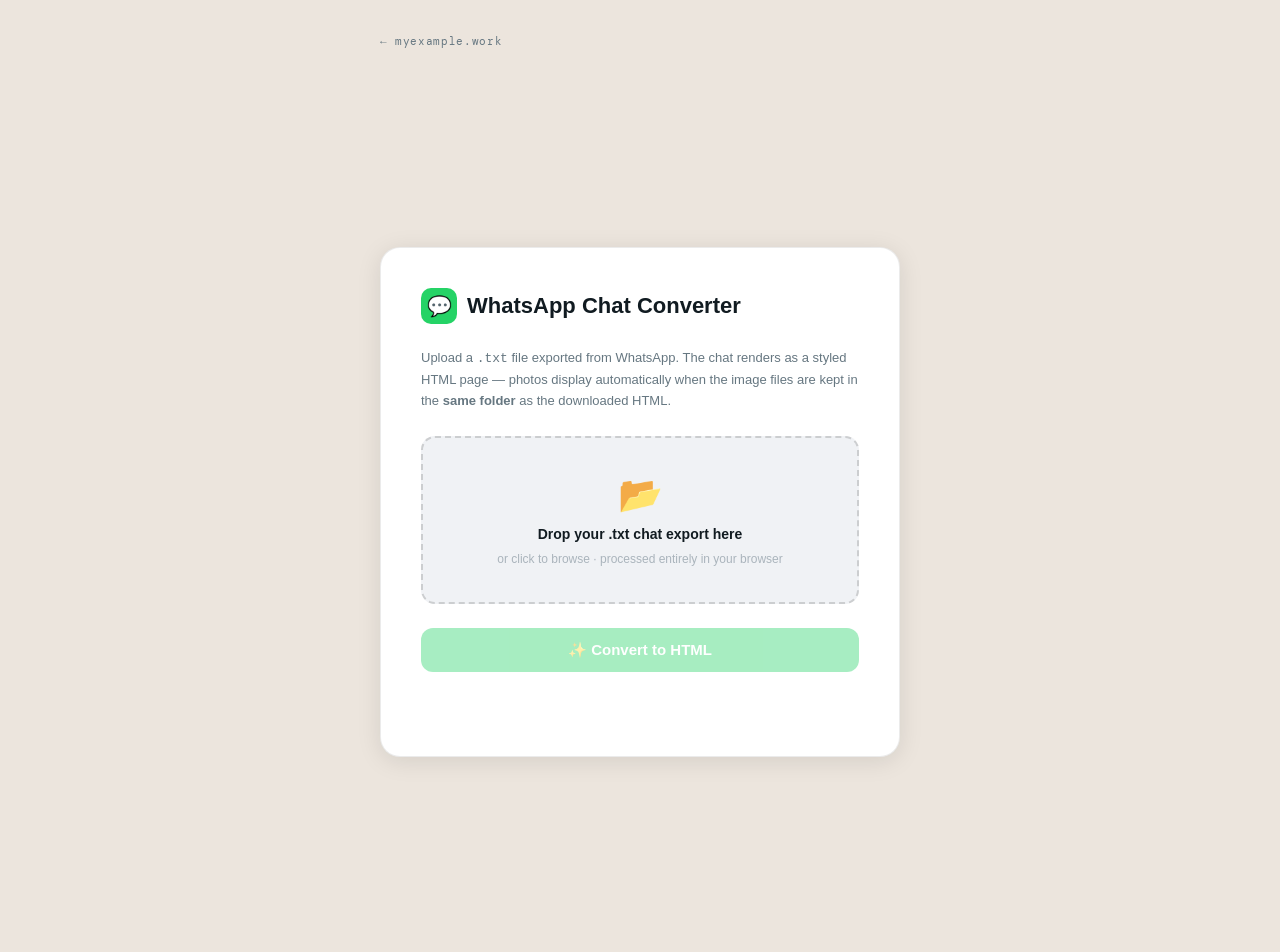
<file: whatsapp-export-converter/index.html>
<!DOCTYPE html>
<html lang="zh-HK">
<head>
<meta charset="UTF-8">
<meta name="viewport" content="width=device-width, initial-scale=1.0">
<title>WhatsApp Chat Converter</title>
<link rel="stylesheet" href="../common.css">
<link rel="stylesheet" href="style.css">
</head>
<body>

<nav class="back-nav">
  <a class="back-link" href="../">← myexample.work</a>
</nav>

<main class="wa-converter">

  <!-- ── Converter Card ── -->
  <div class="wa-converter-card">
    <h2><span class="icon">💬</span> WhatsApp Chat Converter</h2>
    <p>Upload a <code>.txt</code> file exported from WhatsApp. The chat renders as a styled HTML page — photos display automatically when the image files are kept in the <strong>same folder</strong> as the downloaded HTML.</p>

    <!-- Drop zone: TXT -->
    <label class="wa-dropzone" id="dropzone">
      <span class="dz-icon">📂</span>
      <span class="dz-label" id="dz-label">Drop your .txt chat export here</span>
      <span class="dz-sub">or click to browse · processed entirely in your browser</span>
      <input type="file" id="file-input" accept=".txt">
    </label>

    <!-- "My name" picker — populated after file is loaded -->
    <div class="wa-field" id="name-field" style="display:none">
      <label>Which one is you? <span class="wa-field-hint">(your messages will appear on the right)</span></label>
      <div class="wa-name-picker" id="name-picker"></div>
    </div>

    <button class="wa-btn" id="convert-btn" disabled>
      ✨ Convert to HTML
    </button>

    <div class="wa-status" id="status"></div>
  </div>

  <!-- ── Preview Panel ── -->
  <div class="wa-preview-panel" id="preview-panel">
    <div class="wa-preview-toolbar">
      <span id="preview-label">Preview</span>
      <div style="display:flex;gap:8px">
        <button class="wa-btn-sm" id="download-css-btn">⬇ Download CSS</button>
        <button class="wa-btn-sm" id="download-btn">⬇ Download HTML</button>
      </div>
    </div>
    <iframe class="wa-preview-frame" id="preview-frame" sandbox="allow-same-origin"></iframe>
  </div>

</main>

<script>
/* ============================================================
   WhatsApp Chat Export Parser & HTML Generator
   ============================================================

   WhatsApp export format:
   ───────────────────────
   Each line:
     D/M/YYYY, HH:MM:SS: Sender: Message body
     D/M/YYYY HH:MM:SS: Sender: Message body    (no comma)

   Attachment lines:
     filename.jpg <‎附件>
     filename.jpg <attached>
     <Media omitted>

   System messages have no "Sender: " colon segment,
   or their sender field contains known system phrases.
   ============================================================ */

// ── Utility ────────────────────────────────────────────────

function esc(str)
{
  return String(str)
    .replace(/&/g,  '&amp;')
    .replace(/</g,  '&lt;')
    .replace(/>/g,  '&gt;')
    .replace(/"/g,  '&quot;');
}

function linkify(text)
{
  const urlRe = /https?:\/\/[^\s<>"]+/g;
  return esc(text).replace(urlRe, url =>
    `<a href="${url}" target="_blank" rel="noopener">${url}</a>`
  );
}

/** Stable colour index per sender */
function makeColourMap(senders)
{
  const map = {};
  let i = 0;
  for (const s of senders) { if (!(s in map)) map[s] = i++ % 8; }
  return map;
}

/** Avatar initials */
function initials(name)
{
  const ch = [...name.trim()];
  if (!ch.length) return '?';
  if (ch[0].codePointAt(0) > 0x2e7f) return ch[0];
  return (ch[0] + (ch[1] || '')).toUpperCase();
}

// ── Attachment detection ────────────────────────────────────

// WhatsApp attachment lines look like:
//   2013-11-05-PHOTO-00000015.jpg <\u200e附件>   (Chinese, U+200E LTR mark inside <>)
//   filename.jpg <attached>
//   <Media omitted>
// The regex strips any invisible Unicode marks and angle-bracket tag at the end.
const ATTACH_RE = /^([\s\S]+?\.(jpe?g|png|gif|webp|mp4|mov|avi|mp3|opus|aac|ogg|pdf|docx?|xlsx?))\s*<[\u200e\u200f\u202a-\u202e\u2066-\u2069]*[^>]*>$/i;

function classifyAttachment(body)
{
  // Strip invisible Unicode directional / BOM characters that WhatsApp inserts
  const trimmed = body.replace(/[\u200e\u200f\u202a-\u202e\u2066-\u2069\ufeff]/g, '').trim();

  if (trimmed === '<Media omitted>' || trimmed === 'Media omitted')
    return { kind: 'media', icon: '📎', label: 'Media omitted' };

  const m = trimmed.match(ATTACH_RE);
  if (!m) return null;

  // fname is the raw filename exactly as it appears — used as relative src
  const fname = m[1].trim();
  const ext   = m[2].toLowerCase();

  if (/^(jpe?g|png|gif|webp)$/.test(ext))
    return { kind: 'image', icon: '🖼', label: fname, filename: fname };
  if (/^(mp4|mov|avi)$/.test(ext))
    return { kind: 'video', icon: '🎬', label: fname };
  if (/^(mp3|opus|aac|ogg)$/.test(ext))
    return { kind: 'audio', icon: '🎵', label: fname };
  if (/^pdf$/.test(ext))
    return { kind: 'pdf',   icon: '📄', label: fname };
  if (/^docx?$/.test(ext))
    return { kind: 'doc',   icon: '📝', label: fname };
  if (/^xlsx?$/.test(ext))
    return { kind: 'sheet', icon: '📊', label: fname };

  return { kind: 'file', icon: '📎', label: fname };
}

// ── Parser ─────────────────────────────────────────────────

/**
 * Parse WhatsApp .txt export.
 * Returns: Array of message objects, one of:
 *   { type:'date',   dateStr }
 *   { type:'system', dateStr, timeStr, text }
 *   { type:'msg',    dateStr, timeStr, sender, body }
 */
function parseWaTxt(raw)
{
  const lines    = raw.split(/\r?\n/);
  const messages = [];

  // Matches: D/M/YYYY, HH:MM:SS  or  D/M/YYYY HH:MM:SS  (with or without comma/AM/PM)
  const headerRe = /^(\d{1,2}[\/\.\-]\d{1,2}[\/\.\-]\d{2,4})[,\s]+(\d{1,2}:\d{2}(?::\d{2})?(?:\s?[AaPp][Mm])?)\s*[-:]\s+(.+)/;

  let pending = null;

  function flushPending()
  {
    if (pending) { messages.push(pending); pending = null; }
  }

  for (const raw_line of lines)
  {
    const line = raw_line.trim();
    if (!line) continue;

    const m = line.match(headerRe);
    if (m)
    {
      flushPending();

      const dateStr  = m[1];
      const timeStr  = m[2];
      const rest     = m[3];

      // Try to split "Sender: body"
      const colonIdx = rest.indexOf(': ');
      let sender, body;

      if (colonIdx !== -1)
      {
        sender = rest.slice(0, colonIdx).trim();
        body   = rest.slice(colonIdx + 2);
      }
      else
      {
        // No sender colon → system message
        sender = null;
        body   = rest;
      }

      // Detect known system-message senders (encryption notice etc.)
      const isSystem = sender === null || /^‎/.test(body);

      if (isSystem)
      {
        pending = { type: 'system', dateStr, timeStr, text: body || rest };
      }
      else
      {
        pending = { type: 'msg', dateStr, timeStr, sender, body };
      }
      continue;
    }

    // Continuation line
    if (pending && line)
    {
      if (pending.type === 'msg')   pending.body += '\n' + line;
      else                          pending.text += '\n' + line;
    }
  }

  flushPending();

  // Inject date-separator nodes
  const result  = [];
  let   lastDate = null;

  for (const msg of messages)
  {
    if (msg.dateStr !== lastDate)
    {
      result.push({ type: 'date', dateStr: msg.dateStr });
      lastDate = msg.dateStr;
    }
    result.push(msg);
  }

  return result;
}

// ── Date formatting ─────────────────────────────────────────

function parseDateStr(ds)
{
  const parts = ds.split(/[\/\.\-]/);
  if (parts.length !== 3) return new Date(ds);
  let [a, b, c] = parts.map(Number);
  if (c < 100) c += 2000;
  if (a > 12)  return new Date(c, b - 1, a);   // day-first
  if (b > 12)  return new Date(c, a - 1, b);   // month-first (US)
  return new Date(c, b - 1, a);                 // default: day/month/year
}

function formatDateLabel(ds)
{
  const d = parseDateStr(ds);
  if (isNaN(d)) return ds;
  return d.toLocaleDateString('en-US',
  {
    weekday: 'long', year: 'numeric', month: 'long', day: 'numeric'
  });
}

// ── HTML Generator ─────────────────────────────────────────

/**
 * Build a complete standalone HTML document from parsed messages.
 * Images are referenced by relative filename — place image files in the
 * same directory as the downloaded HTML and they will display automatically.
 * @param {Array}  messages  – result of parseWaTxt()
 * @param {string} myName    – sender name shown on the right
 * @param {string} cssPath   – path to companion CSS file
 */
function buildHtml(messages, myName, cssPath)
{
  // Collect unique senders
  const senderSet = new Set();
  for (const m of messages)
    if (m.type === 'msg') senderSet.add(m.sender);

  const colourMap = makeColourMap([...senderSet]);

  // Member pills
  const pillsHtml = [...senderSet]
    .map(s => `<span class="wc-pill">${esc(s)}</span>`)
    .join('\n      ');

  // Chat name heuristic: the sender that isn't "me", or generic
  let chatName = 'WhatsApp Chat';
  const others = [...senderSet].filter(s => s !== myName);
  if (senderSet.size === 2 && others.length === 1) chatName = others[0];
  else if (senderSet.size > 2)                     chatName = `Group (${senderSet.size})`;

  // Messages HTML
  let bodyHtml  = '';
  let lastSender = null;

  for (const m of messages)
  {
    // ── Date divider ──
    if (m.type === 'date')
    {
      lastSender = null;
      bodyHtml += `
  <div class="wc-date-sep"><span class="wc-date-label">${esc(formatDateLabel(m.dateStr))}</span></div>`;
      continue;
    }

    // ── System message ──
    if (m.type === 'system')
    {
      lastSender = null;
      bodyHtml += `
  <div class="wc-system-row"><div class="wc-system-msg">${esc(m.text)}</div></div>`;
      continue;
    }

    // ── Regular message ──
    const isMe         = myName && m.sender === myName;
    const isFirstInGrp = m.sender !== lastSender;
    const avIdx        = colourMap[m.sender] ?? 0;
    const avInit       = initials(m.sender);

    const rowClasses = [
      'wc-msg-row',
      isMe         ? 'is-me'          : '',
      isFirstInGrp ? 'first-in-group' : ''
    ].filter(Boolean).join(' ');

    // Avatar
    const avatarHtml = (!isMe && isFirstInGrp)
      ? `<div class="wc-avatar av-${avIdx}">${esc(avInit)}</div>`
      : (!isMe ? `<div class="wc-avatar-placeholder"></div>` : '');

    // Sender name label (only for incoming, first in group)
    const senderHtml = (isFirstInGrp && !isMe)
      ? `<div class="wc-sender-name av-text-${avIdx}">${esc(m.sender)}</div>`
      : '';

    // Bubble content
    const attach = classifyAttachment(m.body);
    let bubbleContent;

    if (attach && attach.kind === 'image')
    {
      // Use relative path — image file must be in the same folder as the HTML
      bubbleContent = `<div class="wc-img-bubble"><img src="${esc(attach.filename)}" alt="${esc(attach.label)}" loading="lazy" onerror="this.closest('.wc-img-bubble').classList.add('img-missing');this.style.display='none'"></div>`
                    + `<div class="wc-img-missing-label" style="display:none">\uD83D\uDDBC\uFE0F ${esc(attach.label)}</div>`;
    }
    else if (attach)
    {
      // Generic attachment pill
      bubbleContent = `<div class="wc-attach-bubble">${attach.icon} <span>${esc(attach.label)}</span></div>`;
    }
    else
    {
      bubbleContent = `<div class="wc-bubble">${linkify(m.body)}</div>`;
    }

    // Timestamp + tick
    const tickHtml = isMe
      ? `<svg class="wc-tick" width="16" height="11" viewBox="0 0 16 11" fill="none">
           <path d="M1 6l4 4L15 1" stroke="#53BDEB" stroke-width="1.8" stroke-linecap="round" stroke-linejoin="round"/>
           <path d="M5 6l4 4"       stroke="#53BDEB" stroke-width="1.8" stroke-linecap="round" stroke-linejoin="round"/>
         </svg>`
      : '';

    const timeRow = `<div class="wc-meta">${esc(m.timeStr)}${tickHtml}</div>`;

    bodyHtml += `
  <div class="${rowClasses}">
    ${avatarHtml}
    <div class="wc-msg-group">
      ${senderHtml}
      <div class="wc-bubble-wrap">
        ${bubbleContent}
        ${timeRow}
      </div>
    </div>
  </div>`;

    lastSender = m.sender;
  }

  return `<!DOCTYPE html>
<html lang="zh-HK">
<head>
<meta charset="UTF-8">
<meta name="viewport" content="width=device-width, initial-scale=1.0">
<title>${esc(chatName)} — WhatsApp Chat</title>
<link rel="stylesheet" href="${esc(cssPath)}">
</head>
<body>

<div class="wc-header">
  <div class="wc-header-icon">
    <svg viewBox="0 0 48 48" fill="none" xmlns="http://www.w3.org/2000/svg" width="32" height="32">
      <path fill="#25D366" d="M24 4C13 4 4 13 4 24c0 3.6 1 7 2.7 9.9L4 44l10.4-2.7C17.2 43 20.5 44 24 44c11 0 20-9 20-20S35 4 24 4z"/>
      <path fill="white" d="M35.5 29.4c-.5-.3-3-1.5-3.5-1.6-.5-.2-.8-.2-1.1.2-.3.5-1.2 1.6-1.5 2-.3.3-.6.4-1 .1-3-1.5-5-2.7-7-6-.3-.4 0-.6.2-1 .2-.3.5-.7.7-1 .2-.4.2-.7.1-1-.1-.3-1.1-2.6-1.5-3.6-.4-.9-.8-.8-1.1-.8h-.9c-.3 0-.8.1-1.3.6C16 17.8 14.5 19.3 14.5 22s2 5.4 2.3 5.8c.3.4 4 6.3 9.8 8.8 1.4.6 2.5 1 3.3 1.2 1.4.4 2.6.4 3.6.2 1.1-.2 3.4-1.4 3.9-2.7.5-1.3.5-2.4.3-2.6-.1-.3-.4-.4-.2-.3z"/>
    </svg>
  </div>
  <div class="wc-header-text">
    <h1>${esc(chatName)}</h1>
    <p>WhatsApp Chat Export</p>
    <div class="wc-member-pills">
      ${pillsHtml}
    </div>
  </div>
</div>

<div class="wc-chat">
${bodyHtml}
</div>

</body>
</html>`;
}

// ── Inline CSS (for self-contained preview) ────────────────

function getWaChatCss()
{
  return `
:root{
  --wa-green:#25D366;--wa-teal:#128C7E;--wa-dark:#075E54;--wa-blue:#53BDEB;
  --bg:#ECE5DD;--bubble-me:#DCF8C6;--bubble-other:#FFFFFF;
  --timestamp:#667781;--system-bg:rgba(255,255,255,0.82);
  --av-0:#e05c5c;--av-1:#e07d3c;--av-2:#c9a42a;--av-3:#4caf7d;
  --av-4:#2a9dc9;--av-5:#7b5cf0;--av-6:#c94e8e;--av-7:#5c8ee0;
}
*,*::before,*::after{box-sizing:border-box;margin:0;padding:0}
body{
  font-family:'Helvetica Neue',Helvetica,Arial,sans-serif;
  background:var(--bg);
  background-image:url("data:image/svg+xml,%3Csvg xmlns='http://www.w3.org/2000/svg' width='80' height='80'%3E%3Cpath fill='none' stroke='%23c8b8a2' stroke-width='0.4' opacity='0.45' d='M10 10h8v8h-8zM28 10h8v8h-8zM46 10h8v8h-8zM64 10h8v8h-8zM19 19h8v8h-8zM37 19h8v8h-8zM55 19h8v8h-8zM10 28h8v8h-8zM28 28h8v8h-8zM46 28h8v8h-8zM64 28h8v8h-8zM19 37h8v8h-8zM37 37h8v8h-8zM55 37h8v8h-8zM10 46h8v8h-8zM28 46h8v8h-8zM46 46h8v8h-8zM64 46h8v8h-8zM19 55h8v8h-8zM37 55h8v8h-8zM55 55h8v8h-8zM10 64h8v8h-8zM28 64h8v8h-8zM46 64h8v8h-8zM64 64h8v8h-8z'/%3E%3C/svg%3E");
  min-height:100vh;
}

/* ── Header ── */
.wc-header{
  background:var(--wa-dark);
  color:#fff;
  padding:24px 28px 20px;
  display:flex;align-items:center;gap:16px;
}
.wc-header-icon{
  width:52px;height:52px;background:var(--wa-green);
  border-radius:50%;display:flex;align-items:center;justify-content:center;
  flex-shrink:0;
}
.wc-header h1{font-size:1.25rem;font-weight:700;margin-bottom:2px;}
.wc-header p{font-size:0.8rem;color:rgba(255,255,255,0.65);margin-bottom:8px;}

/* ── Member pills ── */
.wc-member-pills{display:flex;flex-wrap:wrap;gap:6px;}
.wc-pill{
  background:rgba(255,255,255,0.15);color:#fff;
  font-size:0.72rem;font-weight:600;
  padding:3px 10px;border-radius:12px;
}

/* ── Chat area ── */
.wc-chat{max-width:860px;margin:0 auto;padding:16px 20px 40px;}

/* ── Date separator ── */
.wc-date-sep{display:flex;justify-content:center;margin:20px 0 8px;}
.wc-date-label{
  background:var(--system-bg);color:var(--timestamp);
  font-size:0.72rem;font-weight:600;
  padding:4px 14px;border-radius:10px;
  box-shadow:0 1px 2px rgba(0,0,0,0.1);
}

/* ── System message ── */
.wc-system-row{display:flex;justify-content:center;margin:4px 0;}
.wc-system-msg{
  background:var(--system-bg);color:var(--timestamp);
  font-size:0.72rem;padding:5px 14px;border-radius:10px;
  max-width:75%;text-align:center;
  box-shadow:0 1px 2px rgba(0,0,0,0.1);
}

/* ── Message row ── */
.wc-msg-row{
  display:flex;align-items:flex-end;gap:6px;
  margin-bottom:2px;
}
.wc-msg-row.is-me{flex-direction:row-reverse;}
.wc-msg-row.first-in-group{margin-top:8px;}

/* ── Avatar ── */
.wc-avatar{
  width:34px;height:34px;border-radius:50%;
  display:flex;align-items:center;justify-content:center;
  font-size:0.78rem;font-weight:700;color:#fff;
  flex-shrink:0;align-self:flex-end;
}
.wc-avatar-placeholder{width:34px;flex-shrink:0;}
.wc-msg-row.is-me .wc-avatar{display:none;}

.av-0{background:var(--av-0);} .av-1{background:var(--av-1);}
.av-2{background:var(--av-2);} .av-3{background:var(--av-3);}
.av-4{background:var(--av-4);} .av-5{background:var(--av-5);}
.av-6{background:var(--av-6);} .av-7{background:var(--av-7);}

/* ── Sender name ── */
.wc-sender-name{
  font-size:0.72rem;font-weight:700;margin-bottom:2px;padding-left:2px;
}
.av-text-0{color:var(--av-0);} .av-text-1{color:var(--av-1);}
.av-text-2{color:var(--av-2);} .av-text-3{color:var(--av-3);}
.av-text-4{color:var(--av-4);} .av-text-5{color:var(--av-5);}
.av-text-6{color:var(--av-6);} .av-text-7{color:var(--av-7);}

/* ── Bubble group ── */
.wc-msg-group{display:flex;flex-direction:column;max-width:72%;}
.wc-msg-row.is-me .wc-msg-group{align-items:flex-end;}

.wc-bubble-wrap{display:flex;flex-direction:column;}

/* ── Bubble ── */
.wc-bubble{
  position:relative;
  background:var(--bubble-other);
  color:#111;
  border-radius:8px;
  border-top-left-radius:0;
  padding:7px 12px 6px;
  font-size:0.9rem;line-height:1.5;
  word-break:break-word;
  box-shadow:0 1px 2px rgba(0,0,0,0.12);
  white-space:pre-wrap;
}
.wc-bubble a{color:var(--wa-teal);text-decoration:underline;}

.wc-msg-row.is-me .wc-bubble{
  background:var(--bubble-me);
  border-top-left-radius:8px;
  border-top-right-radius:0;
}

/* Tails */
.wc-bubble::before{
  content:'';position:absolute;top:0;left:-8px;
  border-width:0 8px 8px 0;border-style:solid;
  border-color:transparent var(--bubble-other) transparent transparent;
}
.wc-msg-row.is-me .wc-bubble::before{
  left:auto;right:-8px;
  border-width:0 0 8px 8px;
  border-color:transparent transparent transparent var(--bubble-me);
}

/* ── Attachment pill ── */
.wc-attach-bubble{
  display:flex;align-items:center;gap:8px;
  background:var(--bubble-other);
  border-radius:8px;border-top-left-radius:0;
  padding:8px 14px;
  font-size:0.84rem;color:var(--timestamp);
  font-style:italic;
  box-shadow:0 1px 2px rgba(0,0,0,0.12);
}
.wc-msg-row.is-me .wc-attach-bubble{
  background:var(--bubble-me);
  border-top-left-radius:8px;border-top-right-radius:0;
}

/* ── Image bubble ── */
.wc-img-bubble{
  background:var(--bubble-other);
  border-radius:8px;border-top-left-radius:0;
  overflow:hidden;
  box-shadow:0 1px 2px rgba(0,0,0,0.12);
  max-width:280px;min-width:120px;
}
.wc-img-bubble img{
  display:block;width:100%;height:auto;
  max-height:320px;object-fit:cover;
}
.wc-img-bubble.img-missing{
  padding:10px 14px;
  display:flex;align-items:center;gap:8px;
  font-size:0.84rem;color:var(--timestamp);
  font-style:italic;min-width:unset;
}
.wc-img-missing-label{display:none;}
.wc-msg-row.is-me .wc-img-bubble{
  border-top-left-radius:8px;border-top-right-radius:0;
}

/* ── Meta (time + tick) ── */
.wc-meta{
  display:flex;align-items:center;gap:4px;
  font-size:0.68rem;color:var(--timestamp);
  margin-top:2px;
  justify-content:flex-end;
}
.wc-tick{flex-shrink:0;}

/* ── Responsive ── */
@media(max-width:600px){
  .wc-msg-group{max-width:85%;}
  .wc-header{padding:16px;}
  .wc-chat{padding:12px 10px 32px;}
}
`.trim();
}

// ── UI Wiring ──────────────────────────────────────────────

const dropzone      = document.getElementById('dropzone');
const fileInput     = document.getElementById('file-input');
const dzLabel       = document.getElementById('dz-label');
const nameField     = document.getElementById('name-field');
const namePicker    = document.getElementById('name-picker');
const convertBtn    = document.getElementById('convert-btn');
const statusEl      = document.getElementById('status');
const previewPanel  = document.getElementById('preview-panel');
const previewFrame  = document.getElementById('preview-frame');
const previewLabel  = document.getElementById('preview-label');
const downloadBtn    = document.getElementById('download-btn');
const downloadCssBtn = document.getElementById('download-css-btn');

const AV_COLOURS = [
  '#e05c5c','#e07d3c','#c9a42a','#4caf7d',
  '#2a9dc9','#7b5cf0','#c94e8e','#5c8ee0'
];

let parsedMessages  = [];   // result of parseWaTxt()
let selectedName    = '';   // current user's name
let generatedHtml   = '';   // last built HTML string (references external CSS)
let chatTitle       = '';

function setStatus(msg, cls)
{
  statusEl.textContent = msg;
  statusEl.className   = 'wa-status ' + (cls || '');
}

function extractSenders(messages)
{
  const seen = [];
  const set  = new Set();
  for (const m of messages)
  {
    if (m.type === 'msg' && !set.has(m.sender))
    {
      set.add(m.sender);
      seen.push(m.sender);
    }
  }
  return seen;
}

function avatarInitials(name)
{
  const ch = [...name.trim()];
  if (!ch.length) return '?';
  if (ch[0].codePointAt(0) > 0x2e7f) return ch[0];
  return (ch[0] + (ch[1] || '')).toUpperCase();
}

function buildNamePicker(senders)
{
  namePicker.innerHTML = '';
  selectedName = '';

  senders.forEach((name, idx) =>
  {
    const colour = AV_COLOURS[idx % AV_COLOURS.length];
    const btn    = document.createElement('button');
    btn.type         = 'button';
    btn.className    = 'wa-name-btn';
    btn.dataset.name = name;
    btn.innerHTML    = `
      <span class="nb-avatar" style="background:${colour}">${avatarInitials(name)}</span>
      <span class="nb-label">${name}</span>
      <span class="nb-check">✓</span>`;
    btn.addEventListener('click', () => selectName(name));
    namePicker.appendChild(btn);
  });

  // "Skip" option
  const noneBtn         = document.createElement('button');
  noneBtn.type          = 'button';
  noneBtn.className     = 'wa-name-btn none-btn';
  noneBtn.dataset.name  = '';
  noneBtn.innerHTML     = `<span class="nb-label">Skip — no highlight</span><span class="nb-check">✓</span>`;
  noneBtn.addEventListener('click', () => selectName(''));
  namePicker.appendChild(noneBtn);

  nameField.style.display = '';
}

function selectName(name)
{
  selectedName = name;
  namePicker.querySelectorAll('.wa-name-btn').forEach(btn =>
  {
    btn.classList.toggle('selected', btn.dataset.name === name);
  });
}

// ── File handling ───────────────────────────────────────────

fileInput.addEventListener('change', () =>
{
  if (fileInput.files.length) handleFile(fileInput.files[0]);
});

dropzone.addEventListener('dragover', e =>
{
  e.preventDefault();
  dropzone.classList.add('drag-over');
});
dropzone.addEventListener('dragleave', () => dropzone.classList.remove('drag-over'));
dropzone.addEventListener('drop', e =>
{
  e.preventDefault();
  dropzone.classList.remove('drag-over');
  const f = e.dataTransfer.files[0];
  if (f) handleFile(f);
});

function handleFile(file)
{
  if (!file.name.endsWith('.txt'))
  {
    setStatus('Please select a .txt file exported from WhatsApp.', 'error');
    return;
  }

  const reader  = new FileReader();
  reader.onload = e =>
  {
    try
    {
      parsedMessages = parseWaTxt(e.target.result);
      const senders  = extractSenders(parsedMessages);
      buildNamePicker(senders);
      dzLabel.textContent = `✅  ${file.name}`;
      convertBtn.disabled = false;

      const msgCount = parsedMessages.filter(m => m.type === 'msg').length;
      chatTitle      = file.name.replace(/\.txt$/i, '');
      setStatus(`${msgCount} messages · ${senders.length} participant${senders.length !== 1 ? 's' : ''} — select your name below`, 'ok');
    }
    catch (err)
    {
      setStatus('Error reading file: ' + err.message, 'error');
      console.error(err);
    }
  };
  reader.readAsText(file, 'UTF-8');
}

// ── Convert ─────────────────────────────────────────────────

convertBtn.addEventListener('click', () =>
{
  if (!parsedMessages.length) return;

  try
  {
    // Build HTML referencing external CSS (for download pair)
    generatedHtml = buildHtml(parsedMessages, selectedName, 'whatsapp.css');

    // Build inlined version for iframe preview
    const chatCss  = getWaChatCss();
    const inlined  = generatedHtml.replace(
      `<link rel="stylesheet" href="whatsapp.css">`,
      `<style>${chatCss}</style>`
    );

    const blob    = new Blob([inlined], { type: 'text/html' });
    previewFrame.src = URL.createObjectURL(blob);

    const msgCount = parsedMessages.filter(m => m.type === 'msg').length;
    previewLabel.textContent = `Preview — ${chatTitle}`;
    previewPanel.classList.add('visible');
    setStatus(`✓ Converted ${msgCount} messages from "${chatTitle}"`, 'ok');
  }
  catch (err)
  {
    setStatus('Error: ' + err.message, 'error');
    console.error(err);
  }
});

// ── Download HTML ────────────────────────────────────────────

downloadBtn.addEventListener('click', () =>
{
  if (!generatedHtml) return;
  const blob = new Blob([generatedHtml], { type: 'text/html' });
  const a    = document.createElement('a');
  a.href     = URL.createObjectURL(blob);
  a.download = (chatTitle || 'whatsapp-chat') + '.html';
  a.click();
});

// ── Download CSS ─────────────────────────────────────────────

downloadCssBtn.addEventListener('click', () =>
{
  const cssContent = `/* WhatsApp Chat Export — companion stylesheet */\n/* Place alongside your downloaded HTML file and name it: whatsapp.css */\n\n` + getWaChatCss();
  const blob = new Blob([cssContent], { type: 'text/css' });
  const a    = document.createElement('a');
  a.href     = URL.createObjectURL(blob);
  a.download = 'whatsapp.css';
  a.click();
});
</script>

</body>
</html>
</file>
<file: common.css>
/* ================================================
   common.css — shared, theme-neutral page chrome
   Linked by every page before its own style.css.

   Theme hooks (set in each page's :root):
     --back-color       back-link text colour
     --back-hover       back-link hover colour (page accent)
     --scrollbar-thumb  scrollbar thumb colour

   Optional, for pages whose content sits in a centred
   column (so the back-link lines up with that column):
     --back-nav-width      column max-width (default: none)
     --back-nav-gutter     column side padding (default 28px)
     --back-nav-gutter-sm  side padding at <=600px (default 20px)
   ================================================ */

/* ── Back nav ───────────────────────────────────────────── */
.back-nav
{
  position: relative;
  z-index: 1;
  box-sizing: border-box;
  max-width: var(--back-nav-width, none);
  margin: 0 auto;
  padding: 28px var(--back-nav-gutter, 28px) 0;
  line-height: 1.5;
  opacity: 0;
  animation: fadeUp 0.4s ease forwards;
  animation-delay: 0.02s;
}

.back-link
{
  font-family: 'DM Mono', monospace;
  font-size: 0.688rem;
  color: var(--back-color, #7a7568);
  text-decoration: none;
  letter-spacing: 0.06em;
  display: inline-flex;
  align-items: center;
  gap: 6px;
  transition: color 0.2s;
}

.back-link:hover,
.back-link:focus-visible
{
  color: var(--back-hover, currentColor);
}

@media (max-width: 600px)
{
  .back-nav { padding: 20px var(--back-nav-gutter-sm, 20px) 0; }
}

/* ── Entrance animation ─────────────────────────────────── */
@keyframes fadeUp
{
  from { opacity: 0; transform: translateY(14px); }
  to   { opacity: 1; transform: translateY(0); }
}

@media (prefers-reduced-motion: reduce)
{
  .back-nav { animation: none; opacity: 1; }
}

/* ── Scrollbar ──────────────────────────────────────────── */
::-webkit-scrollbar       { width: 6px; height: 6px; }
::-webkit-scrollbar-track { background: transparent; }
::-webkit-scrollbar-thumb { background: var(--scrollbar-thumb, rgba(0,0,0,0.15)); border-radius: 3px; }
</file>
<file: style.css>
/* ── Variables ───────────────────────────────────────────── */
:root
{
  --bg:          #f5f3ee;
  --bg2:         #ede9e1;
  --surface:     #ffffff;
  --surface2:    #f0ede6;
  --border:      rgba(0,0,0,0.08);
  --border-h:    rgba(0,0,0,0.18);
  --text:        #1a1814;
  --text-sec:    #3d3a33;
  --muted:       #7a7568;
  --dim:         #a8a399;

  --green:       #157a3c;
  --green-bg:    rgba(21,122,60,0.08);
  --green-glow:  rgba(21,122,60,0.12);
  --green-dark:  #0e5229;

  --accent:      #2d4fd6;
  --accent-bg:   rgba(45,79,214,0.07);
  --accent-glow: rgba(45,79,214,0.12);

  --gold:        #8a6200;
  --gold-bg:     rgba(138,98,0,0.07);
  --gold-glow:   rgba(138,98,0,0.10);

  --aqua:        #0e7490;
  --aqua-bg:     rgba(14,116,144,0.07);
  --aqua-glow:   rgba(14,116,144,0.12);

  --radius-card: 20px;
  --shadow-card: 0 2px 12px rgba(0,0,0,0.07), 0 0 0 1px var(--border);
  --shadow-hover: 0 12px 40px rgba(0,0,0,0.14), 0 0 0 1px var(--border-h);

  --font-display: 'Outfit', sans-serif;
  --font-body:    'Noto Sans HK', sans-serif;
  --font-mono:    'DM Mono', monospace;

  /* common.css hooks */
  --scrollbar-thumb: var(--border-h);
}

/* ── Reset ───────────────────────────────────────────────── */
*, *::before, *::after
{
  box-sizing: border-box;
  margin: 0;
  padding: 0;
}

/* ── Body ────────────────────────────────────────────────── */
body
{
  font-family: var(--font-body);
  background: var(--bg);
  color: var(--text);
  min-height: 100vh;
  overflow-x: hidden;
}

/* ── Paper texture overlay ───────────────────────────────── */
body::before
{
  content: '';
  position: fixed;
  inset: 0;
  background-image: url("data:image/svg+xml,%3Csvg viewBox='0 0 256 256' xmlns='http://www.w3.org/2000/svg'%3E%3Cfilter id='n'%3E%3CfeTurbulence type='fractalNoise' baseFrequency='0.75' numOctaves='4' stitchTiles='stitch'/%3E%3C/filter%3E%3Crect width='100%25' height='100%25' filter='url(%23n)' opacity='0.035'/%3E%3C/svg%3E");
  pointer-events: none;
  z-index: 0;
  opacity: 0.8;
}

/* ── Subtle dot grid background ─────────────────────────── */
body::after
{
  content: '';
  position: fixed;
  inset: 0;
  background-image: radial-gradient(circle, rgba(0,0,0,0.12) 1px, transparent 1px);
  background-size: 28px 28px;
  pointer-events: none;
  z-index: 0;
  mask-image: radial-gradient(ellipse 90% 70% at 50% 0%, black 20%, transparent 100%);
  opacity: 0.4;
}

/* ── Page wrapper ────────────────────────────────────────── */
.page
{
  position: relative;
  z-index: 1;
  max-width: 920px;
  margin: 0 auto;
  padding: 0 28px 96px;
}

/* ── Hero ────────────────────────────────────────────────── */
.hero
{
  padding: 80px 0 60px;
  display: flex;
  flex-direction: column;
  gap: 20px;
}

.hero-eyebrow
{
  font-family: var(--font-mono);
  font-size: 11px;
  letter-spacing: 0.14em;
  color: var(--green);
  text-transform: uppercase;
  display: flex;
  align-items: center;
  gap: 10px;
  opacity: 0;
  animation: fadeUp 0.5s ease forwards;
  animation-delay: 0.05s;
}

.hero-eyebrow::before
{
  content: '';
  width: 24px;
  height: 1.5px;
  background: var(--green);
}

.hero h1
{
  font-family: var(--font-display);
  font-size: clamp(40px, 6vw, 68px);
  font-weight: 700;
  line-height: 1.1;
  letter-spacing: 0;
  color: var(--text);
  opacity: 0;
  animation: fadeUp 0.5s ease forwards;
  animation-delay: 0.12s;
}

.hero h1 em
{
  font-style: normal;
  color: var(--green);
}

.hero-sub
{
  font-family: var(--font-body);
  font-size: 15.5px;
  color: var(--text-sec);
  line-height: 1.75;
  max-width: 480px;
  opacity: 0;
  animation: fadeUp 0.5s ease forwards;
  animation-delay: 0.2s;
}

.hero-meta
{
  display: flex;
  align-items: center;
  gap: 8px;
  margin-top: 4px;
  opacity: 0;
  animation: fadeUp 0.5s ease forwards;
  animation-delay: 0.28s;
  flex-wrap: wrap;
}

.hero-badge
{
  font-family: var(--font-mono);
  font-size: 10px;
  letter-spacing: 0.08em;
  background: var(--surface);
  border: 1px solid var(--border);
  border-radius: 6px;
  padding: 4px 10px;
  color: var(--muted);
}

.hero-badge.live
{
  border-color: rgba(21,122,60,0.35);
  color: var(--green);
  background: var(--green-bg);
}

/* ── Section label ───────────────────────────────────────── */
.section-label
{
  font-family: var(--font-mono);
  font-size: 10px;
  letter-spacing: 0.14em;
  color: var(--dim);
  text-transform: uppercase;
  margin-bottom: 16px;
  margin-top: 8px;
  display: flex;
  align-items: center;
  gap: 12px;
}

.section-label::after
{
  content: '';
  flex: 1;
  height: 1px;
  background: var(--border);
}

/* ── App Grid ────────────────────────────────────────────── */
.app-grid
{
  display: grid;
  grid-template-columns: repeat(auto-fill, minmax(270px, 1fr));
  gap: 16px;
}

/* ── App Card ────────────────────────────────────────────── */
.app-card
{
  background: var(--surface);
  border-radius: var(--radius-card);
  padding: 28px 24px 52px;
  display: flex;
  flex-direction: column;
  gap: 16px;
  text-decoration: none;
  color: inherit;
  position: relative;
  overflow: hidden;
  box-shadow: var(--shadow-card);
  transition: box-shadow 0.25s, transform 0.22s;
  opacity: 0;
  animation: fadeUp 0.45s ease forwards;
}

.app-card:nth-child(1) { animation-delay: 0.30s; }
.app-card:nth-child(2) { animation-delay: 0.38s; }
.app-card:nth-child(3) { animation-delay: 0.46s; }
.app-card:nth-child(4) { animation-delay: 0.54s; }
.app-card:nth-child(5) { animation-delay: 0.62s; }
.app-card:nth-child(6) { animation-delay: 0.70s; }

/* colour accent strip at top */
.app-card::before
{
  content: '';
  position: absolute;
  top: 0;
  left: 0;
  right: 0;
  height: 3px;
  border-radius: var(--radius-card) var(--radius-card) 0 0;
  opacity: 0.6;
  transition: opacity 0.25s;
}

.app-card.green::before  { background: linear-gradient(90deg, var(--green), #4abe7c); }
.app-card.accent::before { background: linear-gradient(90deg, var(--accent), #7b93f8); }
.app-card.gold::before   { background: linear-gradient(90deg, var(--gold),   #e4a830); }
.app-card.aqua::before   { background: linear-gradient(90deg, var(--aqua),   #22d3ee); }

.app-card:hover
{
  box-shadow: var(--shadow-hover);
  transform: translateY(-4px);
}

.app-card:hover::before { opacity: 1; }

/* coming-soon card */
.app-card.soon
{
  cursor: default;
  background: var(--surface2);
  box-shadow: none;
}

.app-card.soon:hover
{
  transform: none;
  box-shadow: none;
}

/* ── Card icon ───────────────────────────────────────────── */
.card-icon
{
  width: 48px;
  height: 48px;
  border-radius: 14px;
  display: flex;
  align-items: center;
  justify-content: center;
  font-size: 22px;
  flex-shrink: 0;
}

.icon-green  { background: linear-gradient(135deg, #2db866 0%, #157a3c 100%); }
.icon-accent { background: linear-gradient(135deg, #6a7ff5 0%, #2d4fd6 100%); }
.icon-gold   { background: linear-gradient(135deg, #e4a830 0%, #8a6200 100%); }
.icon-aqua   { background: linear-gradient(135deg, #22d3ee 0%, #0e7490 100%); }

.icon-dim
{
  background: var(--bg2);
  border: 1px solid var(--border);
}

/* ── Card body ───────────────────────────────────────────── */
.card-body
{
  flex: 1;
  display: flex;
  flex-direction: column;
  gap: 7px;
}

.card-status
{
  font-family: var(--font-mono);
  font-size: 9.5px;
  letter-spacing: 0.12em;
  text-transform: uppercase;
  margin-bottom: 2px;
}

.status-live { color: var(--green); }
.status-soon { color: var(--dim); }

.card-title
{
  font-family: var(--font-display);
  font-size: 18px;
  font-weight: 600;
  letter-spacing: 0;
  color: var(--text);
  line-height: 1.3;
}

.card-desc
{
  font-family: var(--font-body);
  font-size: 13.5px;
  color: var(--text-sec);
  line-height: 1.65;
}

.card-desc code
{
  font-family: var(--font-mono);
  font-size: 12px;
  background: var(--surface2);
  padding: 1px 5px;
  border-radius: 4px;
  color: var(--text-sec);
  border: 1px solid var(--border);
}

.app-card.soon .card-desc code
{
  background: var(--bg);
}

.card-tags
{
  display: flex;
  flex-wrap: wrap;
  gap: 6px;
  margin-top: 8px;
}

.tag
{
  font-family: var(--font-mono);
  font-size: 10px;
  background: var(--bg2);
  border: 1px solid var(--border);
  border-radius: 5px;
  padding: 2px 8px;
  color: var(--muted);
  letter-spacing: 0.04em;
}

/* ── Arrow ───────────────────────────────────────────────── */
.card-arrow
{
  position: absolute;
  bottom: 24px;
  right: 24px;
  width: 30px;
  height: 30px;
  border: 1.5px solid var(--border);
  border-radius: 50%;
  display: flex;
  align-items: center;
  justify-content: center;
  font-size: 13px;
  color: var(--muted);
  transition: background 0.2s, border-color 0.2s, color 0.2s, transform 0.2s;
}

.app-card.green.live:hover .card-arrow
{
  background: var(--green);
  border-color: var(--green);
  color: #fff;
  transform: translate(2px, -2px);
}

.app-card.accent.live:hover .card-arrow
{
  background: var(--accent);
  border-color: var(--accent);
  color: #fff;
  transform: translate(2px, -2px);
}

.app-card.gold.live:hover .card-arrow
{
  background: var(--gold);
  border-color: var(--gold);
  color: #fff;
  transform: translate(2px, -2px);
}

.app-card.aqua.live:hover .card-arrow
{
  background: var(--aqua);
  border-color: var(--aqua);
  color: #fff;
  transform: translate(2px, -2px);
}

/* ── Footer ──────────────────────────────────────────────── */
.footer
{
  margin-top: 72px;
  border-top: 1px solid var(--border);
  padding-top: 24px;
  display: flex;
  align-items: center;
  justify-content: space-between;
  flex-wrap: wrap;
  gap: 12px;
}

.footer-left
{
  font-family: var(--font-mono);
  font-size: 11px;
  color: var(--dim);
}

.footer-left span { color: var(--muted); }

.footer-right
{
  display: flex;
  gap: 20px;
}

.footer-link
{
  font-family: var(--font-mono);
  font-size: 11px;
  color: var(--muted);
  text-decoration: none;
  transition: color 0.2s;
}

.footer-link:hover { color: var(--green); }

/* ── Responsive ──────────────────────────────────────────── */
@media (max-width: 600px)
{
  .hero { padding: 52px 0 40px; }
  .app-grid { grid-template-columns: 1fr; }
  .footer { flex-direction: column; gap: 16px; }
}

/* ── Section label spacing modifier ─────────────────────── */
.section-label--spaced
{
  margin-top: 48px;
}

/* ── Guides grid — scoped animation delays ───────────────── */
.app-grid--guides .app-card:nth-child(1) { animation-delay: 0.54s; }
.app-grid--guides .app-card:nth-child(2) { animation-delay: 0.62s; }

/* ── Dashboard grid — scoped animation delays ────────────── */
.app-grid--dashboard .app-card:nth-child(1) { animation-delay: 0.70s; }
.app-grid--dashboard .app-card:nth-child(2) { animation-delay: 0.78s; }
.app-grid--dashboard .app-card:nth-child(3) { animation-delay: 0.86s; }
</file>
<file: dining-direct/style.css>
/* ── Reset ─────────────────────────────────────────────── */
*, *::before, *::after { box-sizing: border-box; margin: 0; padding: 0; }

/* ── Tokens ────────────────────────────────────────────── */
:root {
  --bg:           #f5f3ee;
  --bg-alt:       #ede9e1;
  --surface:      #ffffff;
  --ink:          #1a1814;
  --ink-2:        #3d3a33;
  --muted:        #7a7568;
  --border:       rgba(0,0,0,0.08);
  --border-solid: #dedad3;
  --shadow:       0 2px 14px rgba(0,0,0,0.07), 0 0 0 1px rgba(0,0,0,0.05);
  --shadow-drop:  0 8px 32px rgba(0,0,0,0.13), 0 0 0 1px rgba(0,0,0,0.07);
  --green:        #157a3c;
  --green-mid:    #1a9e4e;
  --green-light:  #e8f4ed;
  --blue:         #1a4fa0;
  --blue-light:   #e8eef8;
  --amber:        #92640a;
  --amber-light:  #fdf3e0;
  --table-bg:     #f0faf4;
  --table-border: #b6dfc6;
  --table-text:   #0f5c2c;
  --radius-card:  18px;
  --radius-tag:   6px;

  --font-mono:       'DM Mono', monospace;

  /* common.css hooks */
  --back-color:      var(--muted);
  --back-hover:      var(--green);
  --scrollbar-thumb: var(--border-solid);
  --back-nav-width:     1140px;   /* align with header / main column */
  --back-nav-gutter:    24px;
  --back-nav-gutter-sm: 16px;
}

/* ── Body & Texture ────────────────────────────────────── */
body {
  font-family: 'Noto Sans HK', sans-serif;
  background: var(--bg);
  color: var(--ink);
  min-height: 100vh;
  position: relative;
}

/* grain overlay */
body::before {
  content: '';
  position: fixed; inset: 0;
  pointer-events: none; z-index: 999; opacity: 0.025;
  background-image: url("data:image/svg+xml,%3Csvg viewBox='0 0 256 256' xmlns='http://www.w3.org/2000/svg'%3E%3Cfilter id='n'%3E%3CfeTurbulence type='fractalNoise' baseFrequency='0.9' numOctaves='4' stitchTiles='stitch'/%3E%3C/filter%3E%3Crect width='100%25' height='100%25' filter='url(%23n)'/%3E%3C/svg%3E");
}

/* dot grid */
body::after {
  content: '';
  position: fixed; inset: 0;
  pointer-events: none; z-index: 0;
  background-image: radial-gradient(circle, rgba(0,0,0,0.065) 1px, transparent 1px);
  background-size: 24px 24px;
}

/* ── Header ────────────────────────────────────────────── */
header {
  position: relative; z-index: 10;
  padding: 48px 24px 28px;
  max-width: 1140px; margin: 0 auto;
}

.header-label {
  font-family: var(--font-mono);
  font-size: 11px; letter-spacing: 0.12em; text-transform: uppercase;
  color: var(--muted); margin-bottom: 12px;
}

h1 {
  font-family: 'Outfit', sans-serif;
  font-size: clamp(28px, 5vw, 44px); font-weight: 700;
  line-height: 1.1; letter-spacing: -0.02em;
}
h1 span { color: var(--green); }

.header-sub { margin-top: 10px; color: var(--muted); font-size: 15px; }

/* ── Filter Bar ────────────────────────────────────────── */
.filter-bar {
  display: flex;
  align-items: center;
  gap: 10px;
  flex-wrap: wrap;
  margin-top: 28px;
}

/* each dropdown trigger */
.filter-dropdown {
  position: relative;
}

.filter-trigger {
  display: inline-flex;
  align-items: center;
  gap: 7px;
  font-family: var(--font-mono);
  font-size: 12px;
  letter-spacing: 0.04em;
  padding: 7px 14px;
  border-radius: 10px;
  border: 1px solid var(--border-solid);
  background: var(--surface);
  color: var(--ink-2);
  cursor: pointer;
  transition: all 0.15s;
  white-space: nowrap;
  user-select: none;
}

.filter-trigger:hover {
  border-color: var(--ink);
  color: var(--ink);
}

.filter-trigger.has-selection {
  background: var(--ink);
  color: #fff;
  border-color: var(--ink);
}

.filter-trigger-icon {
  width: 14px; height: 14px;
  opacity: 0.6;
  flex-shrink: 0;
}

.filter-trigger-label { flex: 1; }

.filter-trigger-count {
  background: var(--green);
  color: #fff;
  font-size: 10px;
  padding: 1px 6px;
  border-radius: 10px;
  line-height: 1.6;
}

.filter-trigger.has-selection .filter-trigger-count {
  background: rgba(255,255,255,0.25);
}

.filter-chevron {
  width: 12px; height: 12px;
  opacity: 0.5;
  transition: transform 0.2s ease;
  flex-shrink: 0;
}
.filter-dropdown.open .filter-chevron {
  transform: rotate(180deg);
}

/* ── Dropdown Panel ────────────────────────────────────── */
.filter-panel {
  position: absolute;
  top: calc(100% + 8px);
  left: 0;
  width: 280px;
  background: var(--surface);
  border-radius: 14px;
  box-shadow: var(--shadow-drop);
  z-index: 100;
  overflow: hidden;
  display: none;
  animation: panelIn 0.18s ease both;
}

.filter-dropdown.open .filter-panel {
  display: block;
}

@keyframes panelIn {
  from { opacity: 0; transform: translateY(-6px) scale(0.98); }
  to   { opacity: 1; transform: translateY(0) scale(1); }
}

/* search inside panel */
.filter-search-wrap {
  padding: 10px 10px 6px;
  border-bottom: 1px solid var(--border);
}

.filter-search {
  width: 100%;
  font-family: var(--font-mono);
  font-size: 12px;
  padding: 7px 10px 7px 32px;
  border-radius: 8px;
  border: 1px solid var(--border-solid);
  background: var(--bg);
  color: var(--ink);
  outline: none;
  transition: border-color 0.15s;
  background-image: url("data:image/svg+xml,%3Csvg xmlns='http://www.w3.org/2000/svg' width='14' height='14' viewBox='0 0 24 24' fill='none' stroke='%237a7568' stroke-width='2' stroke-linecap='round' stroke-linejoin='round'%3E%3Ccircle cx='11' cy='11' r='8'/%3E%3Cpath d='m21 21-4.35-4.35'/%3E%3C/svg%3E");
  background-repeat: no-repeat;
  background-position: 10px center;
}
.filter-search:focus { border-color: var(--green); }
.filter-search::placeholder { color: var(--muted); }

/* options list */
.filter-options {
  max-height: 240px;
  overflow-y: auto;
  padding: 6px 0;
  scrollbar-width: thin;
  scrollbar-color: var(--border-solid) transparent;
}

.filter-option {
  display: flex;
  align-items: center;
  gap: 10px;
  padding: 8px 14px;
  font-family: 'Noto Sans HK', sans-serif;
  font-size: 13px;
  color: var(--ink-2);
  cursor: pointer;
  transition: background 0.1s;
}
.filter-option:hover { background: var(--bg); }
.filter-option.selected { color: var(--ink); font-weight: 500; }

/* custom checkbox */
.filter-option-check {
  width: 16px; height: 16px;
  border-radius: 4px;
  border: 1.5px solid var(--border-solid);
  flex-shrink: 0;
  display: flex; align-items: center; justify-content: center;
  transition: all 0.12s;
  background: var(--surface);
}
.filter-option.selected .filter-option-check {
  background: var(--green);
  border-color: var(--green);
}
.filter-option-check-mark {
  display: none;
  width: 9px; height: 9px;
}
.filter-option.selected .filter-option-check-mark { display: block; }

.filter-option-text { flex: 1; }
.filter-option-badge {
  font-family: var(--font-mono);
  font-size: 10px;
  color: var(--muted);
  background: var(--bg-alt);
  padding: 1px 6px;
  border-radius: 8px;
}

/* panel footer */
.filter-panel-footer {
  padding: 8px 10px;
  border-top: 1px solid var(--border);
  display: flex;
  align-items: center;
  justify-content: space-between;
  gap: 8px;
}

.filter-clear-btn {
  font-family: var(--font-mono);
  font-size: 11px;
  color: var(--muted);
  background: none;
  border: none;
  cursor: pointer;
  padding: 4px 0;
  letter-spacing: 0.04em;
  transition: color 0.15s;
}
.filter-clear-btn:hover { color: var(--ink); }

.filter-results-hint {
  font-family: var(--font-mono);
  font-size: 10px;
  color: var(--muted);
  text-align: right;
}

/* no results inside list */
.filter-no-results {
  padding: 20px 14px;
  font-size: 13px;
  color: var(--muted);
  text-align: center;
  font-style: italic;
}

/* active filters summary strip */
.active-filters-strip {
  display: none;
  align-items: center;
  gap: 6px;
  flex-wrap: wrap;
  margin-top: 12px;
}
.active-filters-strip.visible { display: flex; }

.active-filter-chip {
  display: inline-flex;
  align-items: center;
  gap: 5px;
  font-family: var(--font-mono);
  font-size: 11px;
  padding: 3px 10px 3px 10px;
  border-radius: 20px;
  background: var(--ink);
  color: #fff;
  letter-spacing: 0.03em;
}

.chip-remove {
  width: 14px; height: 14px;
  opacity: 0.6;
  cursor: pointer;
  display: flex; align-items: center; justify-content: center;
  border-radius: 50%;
  transition: opacity 0.12s;
  background: none; border: none; color: inherit;
  padding: 0; flex-shrink: 0;
}
.chip-remove:hover { opacity: 1; }

.clear-all-btn {
  font-family: var(--font-mono);
  font-size: 11px;
  color: var(--muted);
  background: none; border: none;
  cursor: pointer; padding: 3px 0;
  transition: color 0.15s;
  margin-left: 4px;
}
.clear-all-btn:hover { color: var(--ink); }

/* ── Main Grid ─────────────────────────────────────────── */
main {
  position: relative; z-index: 1;
  max-width: 1140px; margin: 0 auto;
  padding: 20px 24px 72px;
  display: grid;
  grid-template-columns: repeat(auto-fill, minmax(340px, 1fr));
  gap: 22px;
  align-items: start;
}

/* ── Card ──────────────────────────────────────────────── */
.card {
  background: var(--surface);
  border-radius: var(--radius-card);
  box-shadow: var(--shadow);
  overflow: hidden;
  animation: fadeUp 0.4s ease both;
  transition: transform 0.2s ease, box-shadow 0.2s ease;
}
.card:hover {
  transform: translateY(-3px);
  box-shadow: 0 10px 32px rgba(0,0,0,0.11), 0 0 0 1px rgba(0,0,0,0.06);
}

.card-accent {
  height: 3px;
  background: linear-gradient(90deg, var(--green) 0%, #34d470 100%);
}

.card-body { padding: 20px 22px 22px; }

.card-meta {
  display: flex; align-items: center;
  justify-content: space-between; margin-bottom: 14px;
}

.branch-tag {
  font-family: var(--font-mono);
  font-size: 10px; letter-spacing: 0.1em; text-transform: uppercase;
  padding: 3px 10px; border-radius: var(--radius-tag);
  background: var(--bg-alt); color: var(--muted);
}

.system-link {
  font-family: var(--font-mono); font-size: 10px;
  color: var(--muted); text-decoration: none;
  display: flex; align-items: center; gap: 4px;
  transition: color 0.15s;
}
.system-link:hover { color: var(--green); }

.card-title {
  font-family: 'Outfit', sans-serif;
  font-size: 21px; font-weight: 700; letter-spacing: -0.02em;
  margin-bottom: 16px;
  display: flex;
  align-items: baseline;
  gap: 10px;
  flex-wrap: wrap;
}

.card-title-zh {
  font-family: 'Noto Sans HK', sans-serif;
  font-size: 14px; font-weight: 400;
  color: var(--muted);
  letter-spacing: 0;
}

/* ── Quick Links ───────────────────────────────────────── */
.links-row {
  display: flex; gap: 8px; flex-wrap: wrap;
  margin-bottom: 20px;
}

.link-btn {
  display: inline-flex; align-items: center; gap: 5px;
  font-family: var(--font-mono);
  font-size: 11px; letter-spacing: 0.06em; text-transform: uppercase;
  padding: 6px 13px; border-radius: 8px; text-decoration: none;
  transition: all 0.15s;
}
.link-btn:hover { filter: brightness(0.91); transform: translateY(-1px); }
.link-btn.home     { background: var(--blue-light);  color: var(--blue); }
.link-btn.dinein   { background: var(--green-light); color: var(--green); }
.link-btn.takeaway { background: var(--amber-light); color: var(--amber); }

/* ── Dine-In Table Section ─────────────────────────────── */
.dinein-section {
  background: var(--table-bg);
  border: 1px solid var(--table-border);
  border-radius: 12px;
  padding: 14px 16px 16px;
}

.dinein-header {
  display: flex; align-items: center; gap: 8px;
  margin-bottom: 12px;
}

.dinein-icon {
  width: 26px; height: 26px;
  background: var(--green); border-radius: 7px;
  display: flex; align-items: center; justify-content: center;
  flex-shrink: 0;
}
.dinein-icon svg { width: 14px; height: 14px; fill: #fff; }

.dinein-title {
  font-family: 'Outfit', sans-serif;
  font-size: 13px; font-weight: 600;
  color: var(--table-text); letter-spacing: -0.01em;
}

.dinein-count {
  font-family: var(--font-mono);
  font-size: 10px; color: var(--green-mid);
  margin-left: auto;
  background: rgba(21,122,60,0.1);
  padding: 2px 8px; border-radius: 10px;
}

.tables-grid {
  display: flex; flex-wrap: wrap; gap: 6px;
}

.table-btn {
  font-family: var(--font-mono);
  font-size: 12px; font-weight: 500;
  min-width: 38px; height: 38px;
  padding: 0 6px;
  display: flex; align-items: center; justify-content: center;
  border-radius: 9px;
  border: 1px solid var(--table-border);
  background: #fff;
  color: var(--table-text);
  text-decoration: none;
  transition: all 0.14s;
  position: relative;
}
.table-btn::before {
  content: 'T';
  font-size: 7px;
  position: absolute; top: 4px; left: 5px;
  color: var(--green-mid); opacity: 0.6;
  font-family: var(--font-mono);
}
.table-btn:hover {
  background: var(--green);
  color: #fff; border-color: var(--green);
  transform: scale(1.08);
}
.table-btn:hover::before { color: rgba(255,255,255,0.7); }

/* ── States ────────────────────────────────────────────── */
.loading-state, .empty-state {
  grid-column: 1 / -1;
  text-align: center; padding: 80px 24px;
  color: var(--muted);
  font-family: 'Outfit', sans-serif; font-size: 18px;
}

.spinner {
  width: 32px; height: 32px;
  border: 3px solid var(--border);
  border-top-color: var(--green);
  border-radius: 50%;
  animation: spin 0.7s linear infinite;
  margin: 0 auto 16px;
}

/* ── Animations ────────────────────────────────────────── */
@keyframes spin {
  to { transform: rotate(360deg); }
}

/* ── Responsive ────────────────────────────────────────── */
@media (max-width: 600px) {
  header { padding: 32px 16px 20px; }
  main   { padding: 12px 16px 52px; grid-template-columns: 1fr; }
  .filter-panel { width: 260px; }
}
</file>
<file: evernote-converter/style.css>
/* ================================================
   Evernote ENEX Converter — Converter UI Stylesheet
   style.css  ·  used by index.html only
   ================================================ */

/* ── Design tokens ── */
:root
{
  --bg:              #f5f3ee;
  --surface:         #ffffff;
  --surface2:        #f0ede6;
  --border:          rgba(0,0,0,0.08);
  --border-h:        rgba(0,0,0,0.18);
  --text:            #1a1814;
  --text-sec:        #3d3a33;
  --muted:           #7a7568;
  --dim:             #a8a399;
  --font-display:    'Plus Jakarta Sans', sans-serif;
  --font-body:       'Noto Sans HK', sans-serif;
  --font-mono:       'DM Mono', monospace;

  /* Evernote brand green */
  --ev-green:        #00A82D;
  --ev-green-dim:    #007820;
  --ev-green-bg:     rgba(0,168,45,0.07);
  --ev-green-glow:   rgba(0,168,45,0.18);
  --ev-green-border: rgba(0,168,45,0.22);

  --shadow:          0 2px 12px rgba(0,0,0,0.07), 0 0 0 1px var(--border);
  --shadow-hover:    0 8px 28px rgba(0,0,0,0.13), 0 0 0 1px var(--border-h);

  /* common.css hooks */
  --back-color:      var(--muted);
  --back-hover:      var(--ev-green);
  --scrollbar-thumb: var(--ev-green-border);
  --back-nav-width:     588px;   /* align with .ev-card (540 + 2x24 page padding) */
  --back-nav-gutter:    24px;
  --back-nav-gutter-sm: 16px;
}

/* ── Reset ── */
*, *::before, *::after { box-sizing: border-box; margin: 0; padding: 0; }

/* ── Body ── */
body
{
  font-family: var(--font-body);
  background: var(--bg);
  color: var(--text);
  min-height: 100vh;
  background-image: radial-gradient(circle, rgba(0,0,0,0.065) 1px, transparent 1px);
  background-size: 28px 28px;
}

/* ══════════════════════════════════════
   CONVERTER UI
══════════════════════════════════════ */
.ev-converter
{
  min-height: 100vh;
  display: flex;
  flex-direction: column;
  align-items: center;
  justify-content: flex-start;
  padding: 40px 24px 96px;
  gap: 28px;
}

/* ── Converter card ── */
.ev-card
{
  background: var(--surface);
  border-radius: 20px;
  padding: 40px;
  width: 100%;
  max-width: 540px;
  display: flex;
  flex-direction: column;
  gap: 24px;
  box-shadow: var(--shadow);
  opacity: 0;
  animation: fadeUp 0.4s ease forwards;
  animation-delay: 0.08s;
}

.ev-card h2
{
  font-family: var(--font-display);
  font-size: 22px;
  font-weight: 700;
  display: flex;
  align-items: center;
  gap: 10px;
  color: var(--text);
}

.ev-card h2 .icon
{
  background: linear-gradient(135deg, var(--ev-green) 0%, var(--ev-green-dim) 100%);
  border-radius: 10px;
  width: 36px;
  height: 36px;
  display: inline-flex;
  align-items: center;
  justify-content: center;
  font-size: 20px;
  flex-shrink: 0;
}

.ev-card p
{
  font-size: 13px;
  color: var(--muted);
  line-height: 1.65;
}

.ev-card p code
{
  font-family: var(--font-mono);
  font-size: 12px;
  background: var(--surface2);
  padding: 1px 5px;
  border-radius: 4px;
  color: var(--ev-green-dim);
  border: 1px solid var(--border);
}

/* ── Drop zone ── */
.ev-dropzone
{
  border: 2px dashed rgba(0,0,0,0.14);
  border-radius: 14px;
  padding: 36px 20px;
  text-align: center;
  cursor: pointer;
  transition: border-color .2s, background .2s;
  display: flex;
  flex-direction: column;
  align-items: center;
  gap: 10px;
  background: var(--surface2);
}

.ev-dropzone:hover,
.ev-dropzone.drag-over
{
  border-color: var(--ev-green);
  background: var(--ev-green-bg);
}

.ev-dropzone .dz-icon  { font-size: 36px; }

.ev-dropzone .dz-label
{
  font-size: 14px;
  font-weight: 600;
  color: var(--text);
}

.ev-dropzone .dz-sub
{
  font-size: 12px;
  color: var(--dim);
}

.ev-dropzone input[type='file'] { display: none; }

/* ── Status bar ── */
.ev-status
{
  font-family: var(--font-mono);
  font-size: 13px;
  color: var(--muted);
  text-align: center;
  min-height: 20px;
}

.ev-status.ok    { color: var(--ev-green); }
.ev-status.error { color: #c0392b; }

/* ── Preview panel ── */
.ev-preview-panel
{
  width: 100%;
  max-width: 800px;
  display: none;
}

.ev-preview-panel.visible
{
  display: block;
  animation: fadeUp 0.35s ease forwards;
}

.ev-preview-toolbar
{
  display: flex;
  align-items: center;
  justify-content: space-between;
  padding: 12px 16px;
  background: linear-gradient(135deg, var(--ev-green-dim) 0%, var(--ev-green) 100%);
  border-radius: 14px 14px 0 0;
  gap: 12px;
}

.ev-preview-toolbar span
{
  font-family: var(--font-display);
  font-size: 13px;
  font-weight: 600;
  color: rgba(255,255,255,0.9);
}

.ev-btn-sm
{
  background: rgba(255,255,255,0.18);
  color: #fff;
  border: 1px solid rgba(255,255,255,0.3);
  border-radius: 8px;
  padding: 6px 14px;
  font-size: 13px;
  font-weight: 600;
  font-family: var(--font-display);
  cursor: pointer;
  transition: background .2s;
  display: flex;
  align-items: center;
  gap: 6px;
}

.ev-btn-sm:hover { background: rgba(255,255,255,0.32); }

.ev-preview-pre
{
  margin: 0;
  padding: 24px;
  background: #1a1814;
  color: #c8bfad;
  font-family: var(--font-mono);
  font-size: 12.5px;
  line-height: 1.75;
  border-radius: 0 0 14px 14px;
  overflow: auto;
  max-height: 540px;
  white-space: pre-wrap;
  word-break: break-word;
  box-shadow: var(--shadow);
}

/* ── Meta options ── */
.ev-meta-options
{
  display: flex;
  flex-direction: column;
  gap: 8px;
}

.ev-meta-label
{
  font-family: var(--font-mono);
  font-size: 11px;
  font-weight: 600;
  color: var(--muted);
  letter-spacing: 0.07em;
  text-transform: uppercase;
}

.ev-chips
{
  display: flex;
  flex-wrap: wrap;
  gap: 6px;
  align-items: center;
}

.ev-chip
{
  background: var(--surface2);
  border: 1px solid var(--border);
  border-radius: 8px;
  padding: 5px 11px;
  font-size: 12px;
  font-family: var(--font-mono);
  color: var(--muted);
  cursor: pointer;
  transition: background .15s, border-color .15s, color .15s;
  user-select: none;
}

.ev-chip:hover
{
  border-color: var(--ev-green-border);
  color: var(--text);
}

.ev-chip.active
{
  background: var(--ev-green-bg);
  border-color: var(--ev-green-border);
  color: var(--ev-green-dim);
  font-weight: 600;
}

.ev-chip--sep { margin-left: 6px; }

/* ── Responsive ── */
@media (max-width: 600px)
{
  .ev-converter { padding: 28px 16px 64px; }
  .ev-card      { padding: 28px 20px; }
}
</file>
<file: line-export-converter/style.css>
/* ================================================
   LINE Chat Export Converter — Converter UI Stylesheet
   style.css  ·  used by index.html only
   ================================================ */

@import url('https://fonts.googleapis.com/css2?family=Noto+Sans+HK:wght@300;400;500;700&family=DM+Mono:wght@400;500&display=swap');

/* ── Design tokens ── */
:root
{
  --bg:             #0f1117;
  --surface:        #1a1d27;
  --surface2:       #22263a;
  --line-green:     #06c755;
  --line-green-dim: #04a044;
  --accent:         #7c83fd;
  --accent2:        #f0c040;
  --text:           #e8eaf0;
  --text-muted:     #7a7f96;
  --text-dim:       #4a4f66;
  --bubble-me:      #1e3a2e;
  --bubble-other:   #1e2235;
  --bubble-system:  #161925;
  --border:         rgba(255,255,255,0.07);
  --shadow:         0 4px 24px rgba(0,0,0,0.4);

  /* Avatar palette — cycled by member index */
  --av-0: #e05c5c;
  --av-1: #e07d3c;
  --av-2: #c9a42a;
  --av-3: #4caf7d;
  --av-4: #2a9dc9;
  --av-5: #7b5cf0;
  --av-6: #c94e8e;
  --av-7: #5c8ee0;

  --font-mono:       'DM Mono', monospace;

  /* common.css hooks */
  --back-color:      var(--text-muted);
  --back-hover:      var(--line-green);
  --scrollbar-thumb: var(--border);
  --back-nav-width:     568px;   /* align with .lc-converter-card (520 + 2x24 page padding) */
  --back-nav-gutter:    24px;
  --back-nav-gutter-sm: 24px;
}

/* ── Reset ── */
*, *::before, *::after { box-sizing: border-box; margin: 0; padding: 0; }

/* ── Body ── */
body
{
  font-family: 'Noto Sans HK', 'Noto Sans TC', sans-serif;
  background: var(--bg);
  color: var(--text);
  min-height: 100vh;
}

/* ══════════════════════════════════════
   CONVERTER UI
══════════════════════════════════════ */
.lc-converter
{
  min-height: 100vh;
  display: flex;
  flex-direction: column;
  align-items: center;
  justify-content: center;
  padding: 40px 24px;
  gap: 32px;
}

.lc-converter-card
{
  background: var(--surface);
  border: 1px solid var(--border);
  border-radius: 20px;
  padding: 40px;
  width: 100%;
  max-width: 520px;
  display: flex;
  flex-direction: column;
  gap: 24px;
  box-shadow: var(--shadow);
}

.lc-converter-card h2
{
  font-size: 22px;
  font-weight: 700;
  display: flex;
  align-items: center;
  gap: 10px;
}

.lc-converter-card h2 span.icon
{
  background: var(--line-green);
  border-radius: 10px;
  width: 36px;
  height: 36px;
  display: inline-flex;
  align-items: center;
  justify-content: center;
  font-size: 20px;
}

.lc-converter-card p
{
  font-size: 13px;
  color: var(--text-muted);
  line-height: 1.6;
}

/* ── Drop zone ── */
.lc-dropzone
{
  border: 2px dashed rgba(255,255,255,0.15);
  border-radius: 14px;
  padding: 36px 20px;
  text-align: center;
  cursor: pointer;
  transition: border-color .2s, background .2s;
  display: flex;
  flex-direction: column;
  align-items: center;
  gap: 10px;
  background: var(--surface2);
}

.lc-dropzone:hover,
.lc-dropzone.drag-over
{
  border-color: var(--line-green);
  background: rgba(6,199,85,0.06);
}

.lc-dropzone .dz-icon  { font-size: 36px; }

.lc-dropzone .dz-label
{
  font-size: 14px;
  font-weight: 600;
  color: var(--text);
}

.lc-dropzone .dz-sub
{
  font-size: 12px;
  color: var(--text-dim);
}

.lc-dropzone input[type="file"] { display: none; }

/* ── My name field ── */
.lc-field label
{
  display: block;
  font-size: 12px;
  color: var(--text-muted);
  margin-bottom: 6px;
  font-weight: 500;
}

.lc-field-hint
{
  font-size: 11px;
  color: var(--text-dim);
  font-weight: 400;
}

/* ── Sender name picker ── */
.lc-name-picker
{
  display: flex;
  flex-wrap: wrap;
  gap: 8px;
  margin-top: 4px;
}

.lc-name-btn
{
  display: flex;
  align-items: center;
  gap: 8px;
  background: var(--surface2);
  border: 1px solid var(--border);
  border-radius: 10px;
  padding: 7px 12px;
  font-size: 13px;
  font-family: 'Noto Sans HK', 'Noto Sans TC', sans-serif;
  color: var(--text-muted);
  cursor: pointer;
  transition: border-color .18s, background .18s, color .18s, transform .12s;
  user-select: none;
}

.lc-name-btn:hover
{
  border-color: var(--line-green);
  color: var(--text);
  transform: translateY(-1px);
}

.lc-name-btn.selected
{
  background: rgba(6,199,85,0.12);
  border-color: var(--line-green);
  color: var(--line-green);
  font-weight: 600;
}

.lc-name-btn .nb-avatar
{
  width: 22px;
  height: 22px;
  border-radius: 50%;
  display: flex;
  align-items: center;
  justify-content: center;
  font-size: 10px;
  font-weight: 700;
  color: #fff;
  flex-shrink: 0;
  text-transform: uppercase;
}

.lc-name-btn.selected .nb-avatar
{
  box-shadow: 0 0 0 2px var(--line-green);
}

.lc-name-btn .nb-check
{
  font-size: 13px;
  opacity: 0;
  transition: opacity .15s;
  margin-left: 2px;
}

.lc-name-btn.selected .nb-check { opacity: 1; }

.lc-name-btn.none-btn
{
  font-style: italic;
  color: var(--text-dim);
  font-size: 12px;
}

.lc-name-btn.none-btn.selected
{
  background: var(--surface2);
  border-color: var(--text-dim);
  color: var(--text-muted);
}

/* ── Convert button ── */
.lc-btn
{
  background: var(--line-green);
  color: #fff;
  border: none;
  border-radius: 12px;
  padding: 13px 24px;
  font-size: 15px;
  font-weight: 700;
  font-family: inherit;
  cursor: pointer;
  transition: background .2s, transform .1s;
  display: flex;
  align-items: center;
  justify-content: center;
  gap: 8px;
}

.lc-btn:hover  { background: var(--line-green-dim); }
.lc-btn:active { transform: scale(.98); }
.lc-btn:disabled { opacity: .4; cursor: not-allowed; }

/* ── Status bar ── */
.lc-status
{
  font-size: 13px;
  color: var(--text-muted);
  text-align: center;
  min-height: 20px;
  font-family: var(--font-mono);
}

.lc-status.error { color: #e05c5c; }
.lc-status.ok    { color: var(--line-green); }

/* ── Preview panel ── */
.lc-preview-panel
{
  width: 100%;
  max-width: 720px;
  display: none;
}

.lc-preview-panel.visible { display: block; }

.lc-preview-toolbar
{
  display: flex;
  align-items: center;
  justify-content: space-between;
  padding: 12px 16px;
  background: var(--surface);
  border: 1px solid var(--border);
  border-radius: 14px 14px 0 0;
  gap: 12px;
}

.lc-preview-toolbar span
{
  font-size: 13px;
  color: var(--text-muted);
}

.lc-btn-sm
{
  background: var(--surface2);
  color: var(--text);
  border: 1px solid var(--border);
  border-radius: 8px;
  padding: 6px 14px;
  font-size: 13px;
  font-weight: 600;
  font-family: inherit;
  cursor: pointer;
  transition: background .2s;
}

.lc-btn-sm:hover { background: var(--line-green); color: #fff; border-color: var(--line-green); }

.lc-preview-frame
{
  width: 100%;
  height: 520px;
  border: 1px solid var(--border);
  border-top: none;
  border-radius: 0 0 14px 14px;
  background: var(--bg);
}

/* ── Responsive ── */
@media (max-width: 600px)
{
  .lc-converter-card { padding: 28px 20px; }
}
</file>
<file: line-export-converter/line.css>
/* ================================================
   LINE Chat Export Viewer — line.css
   Place this file alongside your exported .html
   ================================================ */

@import url('https://fonts.googleapis.com/css2?family=Noto+Sans+HK:wght@300;400;500;700&family=DM+Mono:wght@400;500&display=swap');

:root
{
  --bg:             #0f1117;
  --surface:        #1a1d27;
  --surface2:       #22263a;
  --line-green:     #06c755;
  --line-green-dim: #04a044;
  --accent:         #7c83fd;
  --accent2:        #f0c040;
  --text:           #e8eaf0;
  --text-muted:     #7a7f96;
  --text-dim:       #4a4f66;
  --bubble-me:      #1e3a2e;
  --bubble-other:   #1e2235;
  --bubble-system:  #161925;
  --border:         rgba(255,255,255,0.07);
  --shadow:         0 4px 24px rgba(0,0,0,0.4);

  /* Avatar palette — cycled by member index */
  --av-0: #e05c5c;
  --av-1: #e07d3c;
  --av-2: #c9a42a;
  --av-3: #4caf7d;
  --av-4: #2a9dc9;
  --av-5: #7b5cf0;
  --av-6: #c94e8e;
  --av-7: #5c8ee0;
}

/* ── Reset ── */
*, *::before, *::after { box-sizing: border-box; margin: 0; padding: 0; }

/* ── Body ── */
body
{
  font-family: 'Noto Sans HK', 'Noto Sans TC', sans-serif;
  background: var(--bg);
  color: var(--text);
  min-height: 100vh;
}

/* ══════════════════════════════════════
   HEADER
══════════════════════════════════════ */
.lc-header
{
  background: var(--surface);
  border-bottom: 1px solid var(--border);
  padding: 18px 24px 14px;
  position: sticky;
  top: 0;
  z-index: 100;
  backdrop-filter: blur(12px);
  display: flex;
  align-items: center;
  gap: 14px;
}

.lc-header-icon
{
  width: 44px;
  height: 44px;
  background: var(--line-green);
  border-radius: 12px;
  display: flex;
  align-items: center;
  justify-content: center;
  font-size: 24px;
  flex-shrink: 0;
}

.lc-header-text h1
{
  font-size: 17px;
  font-weight: 700;
  letter-spacing: 0.01em;
  color: var(--text);
}

.lc-header-text p
{
  font-size: 12px;
  color: var(--text-muted);
  margin-top: 2px;
  font-family: 'DM Mono', monospace;
}

.lc-member-pills
{
  display: flex;
  flex-wrap: wrap;
  gap: 6px;
  margin-top: 8px;
}

.lc-pill
{
  background: var(--surface2);
  border: 1px solid var(--border);
  border-radius: 20px;
  padding: 3px 10px;
  font-size: 11px;
  color: var(--text-muted);
  font-weight: 500;
}

/* ══════════════════════════════════════
   CHAT CONTAINER
══════════════════════════════════════ */
.lc-chat
{
  max-width: 720px;
  margin: 0 auto;
  padding: 0 0 60px;
}

/* ── Date Separator ── */
.lc-date-sep
{
  display: flex;
  align-items: center;
  gap: 12px;
  padding: 28px 24px 12px;
}

.lc-date-sep::before,
.lc-date-sep::after
{
  content: '';
  flex: 1;
  height: 1px;
  background: var(--border);
}

.lc-date-label
{
  font-size: 11px;
  font-family: 'DM Mono', monospace;
  color: var(--text-dim);
  letter-spacing: 0.08em;
  white-space: nowrap;
  background: var(--bg);
  padding: 0 4px;
}

/* ── System Message ── */
.lc-system-row
{
  display: flex;
  justify-content: center;
  padding: 6px 24px;
}

.lc-system-msg
{
  background: var(--bubble-system);
  border: 1px solid var(--border);
  border-radius: 20px;
  padding: 4px 14px;
  font-size: 11px;
  color: var(--text-dim);
  font-style: italic;
  text-align: center;
}

/* ── Message Row ── */
.lc-msg-row
{
  display: flex;
  align-items: flex-end;
  gap: 8px;
  padding: 2px 24px;
  margin: 1px 0;
}

.lc-msg-row.is-me { flex-direction: row-reverse; }

.lc-msg-row.first-in-group { margin-top: 10px; }

/* ── Avatar ── */
.lc-avatar
{
  width: 32px;
  height: 32px;
  border-radius: 50%;
  flex-shrink: 0;
  display: flex;
  align-items: center;
  justify-content: center;
  font-size: 12px;
  font-weight: 700;
  color: #fff;
  margin-bottom: 2px;
  text-transform: uppercase;
  user-select: none;
}

.lc-avatar-placeholder
{
  width: 32px;
  flex-shrink: 0;
}

/* Avatar colour classes */
.av-0 { background: var(--av-0); }
.av-1 { background: var(--av-1); }
.av-2 { background: var(--av-2); }
.av-3 { background: var(--av-3); }
.av-4 { background: var(--av-4); }
.av-5 { background: var(--av-5); }
.av-6 { background: var(--av-6); }
.av-7 { background: var(--av-7); }

/* ── Message Group ── */
.lc-msg-group
{
  display: flex;
  flex-direction: column;
  max-width: 65%;
  gap: 3px;
}

.lc-sender-name
{
  font-size: 11px;
  color: var(--text-muted);
  font-weight: 500;
  padding: 0 4px;
  margin-bottom: 1px;
}

.lc-msg-row.is-me .lc-sender-name { text-align: right; }

/* ── Bubble Wrap ── */
.lc-bubble-wrap
{
  display: flex;
  align-items: flex-end;
  gap: 6px;
}

.lc-msg-row.is-me .lc-bubble-wrap { flex-direction: row-reverse; }

/* ── Bubble ── */
.lc-bubble
{
  background: var(--bubble-other);
  border-radius: 16px 16px 16px 4px;
  padding: 9px 13px;
  font-size: 14px;
  line-height: 1.65;
  color: var(--text);
  border: 1px solid var(--border);
  word-break: break-word;
  white-space: pre-wrap;
}

.lc-msg-row.is-me .lc-bubble
{
  background: var(--bubble-me);
  border-radius: 16px 16px 4px 16px;
  border-color: rgba(6,199,85,0.15);
}

.lc-bubble a
{
  color: var(--accent);
  text-decoration: none;
  font-size: 12px;
  opacity: 0.8;
}

.lc-bubble a:hover { text-decoration: underline; opacity: 1; }

/* ── Timestamp ── */
.lc-timestamp
{
  font-size: 10px;
  color: var(--text-dim);
  font-family: 'DM Mono', monospace;
  flex-shrink: 0;
  margin-bottom: 3px;
  white-space: nowrap;
}

/* ── Media Placeholder ── */
.lc-media-bubble
{
  background: var(--surface2);
  border: 1px dashed var(--border);
  border-radius: 12px;
  padding: 10px 16px;
  font-size: 12px;
  color: var(--text-dim);
  display: flex;
  align-items: center;
  gap: 8px;
}

/* ── Scrollbar ── */
::-webkit-scrollbar { width: 6px; }
::-webkit-scrollbar-track { background: transparent; }
::-webkit-scrollbar-thumb { background: var(--border); border-radius: 3px; }

/* ── Responsive ── */
@media (max-width: 600px)
{
  .lc-msg-group { max-width: 78%; }
  .lc-msg-row   { padding: 2px 12px; }
  .lc-date-sep  { padding: 20px 12px 8px; }
}
</file>
<file: msn-export-converter/style.css>
/* ================================================
   MSN Chat Export Converter — Converter UI Stylesheet
   style.css  ·  used by index.html only
   ================================================ */

@import url('https://fonts.googleapis.com/css2?family=Plus+Jakarta+Sans:wght@300;400;500;600;700&family=DM+Mono:wght@400;500&display=swap');

/* ── Design tokens ── */
:root
{
  --bg:              #f0f6ff;
  --surface:         #ffffff;
  --surface2:        #e8f1fb;
  --msn-blue:        #0078D4;
  --msn-blue-dim:    #005a9e;
  --msn-blue-light:  #50E6FF;
  --msn-blue-pale:   rgba(0,120,212,0.08);
  --text:            #0f1c2e;
  --text-muted:      #4a6080;
  --text-dim:        #8aa0ba;
  --border:          rgba(0,120,212,0.12);
  --shadow:          0 4px 24px rgba(0,120,212,0.10);

  /* Avatar palette */
  --av-0: #e05c5c;
  --av-1: #e07d3c;
  --av-2: #c9a42a;
  --av-3: #4caf7d;
  --av-4: #2a9dc9;
  --av-5: #7b5cf0;
  --av-6: #c94e8e;
  --av-7: #5c8ee0;

  --font-mono:       'DM Mono', monospace;

  /* common.css hooks */
  --back-color:      var(--text-muted);
  --back-hover:      var(--msn-blue);
  --scrollbar-thumb: rgba(0,120,212,0.2);
  --back-nav-width:     568px;   /* align with .msn-converter-card (520 + 2x24 page padding) */
  --back-nav-gutter:    24px;
  --back-nav-gutter-sm: 24px;
}

/* ── Reset ── */
*, *::before, *::after { box-sizing: border-box; margin: 0; padding: 0; }

/* ── Body ── */
body
{
  font-family: 'Plus Jakarta Sans', sans-serif;
  background: var(--bg);
  color: var(--text);
  min-height: 100vh;
  /* subtle dot-grid background matching site theme */
  background-image: radial-gradient(circle, rgba(0,120,212,0.08) 1px, transparent 1px);
  background-size: 28px 28px;
}

/* ══════════════════════════════════════
   CONVERTER UI
══════════════════════════════════════ */
.msn-converter
{
  min-height: 100vh;
  display: flex;
  flex-direction: column;
  align-items: center;
  justify-content: center;
  padding: 40px 24px;
  gap: 32px;
}

.msn-converter-card
{
  background: var(--surface);
  border: 1px solid var(--border);
  border-radius: 20px;
  padding: 40px;
  width: 100%;
  max-width: 520px;
  display: flex;
  flex-direction: column;
  gap: 24px;
  box-shadow: var(--shadow);
}

.msn-converter-card h2
{
  font-size: 22px;
  font-weight: 700;
  display: flex;
  align-items: center;
  gap: 10px;
  color: var(--text);
}

.msn-converter-card h2 span.icon
{
  background: linear-gradient(135deg, var(--msn-blue) 0%, var(--msn-blue-dim) 100%);
  border-radius: 10px;
  width: 36px;
  height: 36px;
  display: inline-flex;
  align-items: center;
  justify-content: center;
  font-size: 20px;
  flex-shrink: 0;
}

.msn-converter-card p
{
  font-size: 13px;
  color: var(--text-muted);
  line-height: 1.6;
}

.msn-converter-card p code
{
  font-family: var(--font-mono);
  font-size: 12px;
  background: var(--surface2);
  padding: 1px 5px;
  border-radius: 4px;
  color: var(--msn-blue);
  border: 1px solid var(--border);
}

/* ── Drop zone ── */
.msn-dropzone
{
  border: 2px dashed rgba(0,120,212,0.25);
  border-radius: 14px;
  padding: 36px 20px;
  text-align: center;
  cursor: pointer;
  transition: border-color .2s, background .2s;
  display: flex;
  flex-direction: column;
  align-items: center;
  gap: 10px;
  background: var(--surface2);
}

.msn-dropzone:hover,
.msn-dropzone.drag-over
{
  border-color: var(--msn-blue);
  background: rgba(0,120,212,0.05);
}

.msn-dropzone .dz-icon  { font-size: 36px; }

.msn-dropzone .dz-label
{
  font-size: 14px;
  font-weight: 600;
  color: var(--text);
}

.msn-dropzone .dz-sub
{
  font-size: 12px;
  color: var(--text-dim);
}

.msn-dropzone input[type="file"] { display: none; }

/* ── "My name" field ── */
.msn-field label
{
  display: block;
  font-size: 12px;
  color: var(--text-muted);
  margin-bottom: 6px;
  font-weight: 600;
}

.msn-field-hint
{
  font-size: 11px;
  color: var(--text-dim);
  font-weight: 400;
}

/* ── Sender name picker ── */
.msn-name-picker
{
  display: flex;
  flex-wrap: wrap;
  gap: 8px;
  margin-top: 4px;
}

.msn-name-btn
{
  display: flex;
  align-items: center;
  gap: 8px;
  background: var(--surface2);
  border: 1px solid var(--border);
  border-radius: 10px;
  padding: 7px 12px;
  font-size: 13px;
  font-family: 'Plus Jakarta Sans', sans-serif;
  color: var(--text-muted);
  cursor: pointer;
  transition: border-color .18s, background .18s, color .18s, transform .12s;
  user-select: none;
}

.msn-name-btn:hover
{
  border-color: var(--msn-blue);
  color: var(--text);
  transform: translateY(-1px);
}

.msn-name-btn.selected
{
  background: rgba(0,120,212,0.08);
  border-color: var(--msn-blue);
  color: var(--msn-blue-dim);
  font-weight: 700;
}

.msn-name-btn .nb-avatar
{
  width: 22px;
  height: 22px;
  border-radius: 50%;
  display: flex;
  align-items: center;
  justify-content: center;
  font-size: 10px;
  font-weight: 700;
  color: #fff;
  flex-shrink: 0;
  text-transform: uppercase;
}

.msn-name-btn.selected .nb-avatar
{
  box-shadow: 0 0 0 2px var(--msn-blue);
}

.msn-name-btn .nb-check
{
  font-size: 13px;
  opacity: 0;
  transition: opacity .15s;
  margin-left: 2px;
}

.msn-name-btn.selected .nb-check { opacity: 1; }

.msn-name-btn.none-btn
{
  font-style: italic;
  color: var(--text-dim);
  font-size: 12px;
}

.msn-name-btn.none-btn.selected
{
  background: var(--surface2);
  border-color: var(--text-dim);
  color: var(--text-muted);
}

/* ── Convert button ── */
.msn-btn
{
  background: linear-gradient(135deg, var(--msn-blue) 0%, var(--msn-blue-dim) 100%);
  color: #fff;
  border: none;
  border-radius: 12px;
  padding: 13px 24px;
  font-size: 15px;
  font-weight: 700;
  font-family: inherit;
  cursor: pointer;
  transition: opacity .2s, transform .1s;
  display: flex;
  align-items: center;
  justify-content: center;
  gap: 8px;
  box-shadow: 0 4px 16px rgba(0,120,212,0.25);
}

.msn-btn:hover  { opacity: 0.88; }
.msn-btn:active { transform: scale(.98); }
.msn-btn:disabled { opacity: .35; cursor: not-allowed; box-shadow: none; }

/* ── Status bar ── */
.msn-status
{
  font-size: 13px;
  color: var(--text-muted);
  text-align: center;
  min-height: 20px;
  font-family: var(--font-mono);
}

.msn-status.error { color: #e05c5c; }
.msn-status.ok    { color: var(--msn-blue); }

/* ── Preview panel ── */
.msn-preview-panel
{
  width: 100%;
  max-width: 800px;
  display: none;
}

.msn-preview-panel.visible { display: block; }

.msn-preview-toolbar
{
  display: flex;
  align-items: center;
  justify-content: space-between;
  padding: 12px 16px;
  background: linear-gradient(135deg, var(--msn-blue-dim) 0%, var(--msn-blue) 100%);
  border-radius: 14px 14px 0 0;
  gap: 12px;
}

.msn-preview-toolbar span
{
  font-size: 13px;
  color: rgba(255,255,255,0.85);
  font-weight: 600;
}

.msn-btn-sm
{
  background: rgba(255,255,255,0.18);
  color: #fff;
  border: 1px solid rgba(255,255,255,0.3);
  border-radius: 8px;
  padding: 6px 14px;
  font-size: 13px;
  font-weight: 600;
  font-family: inherit;
  cursor: pointer;
  transition: background .2s;
  display: flex;
  align-items: center;
  gap: 6px;
}

.msn-btn-sm:hover { background: rgba(255,255,255,0.32); }

.msn-preview-frame
{
  width: 100%;
  height: 560px;
  border: none;
  border-radius: 0 0 14px 14px;
  background: var(--bg);
  box-shadow: var(--shadow);
}


/* ── Responsive ── */
@media (max-width: 600px)
{
  .msn-converter-card { padding: 28px 20px; }
}
</file>
<file: rummikub-calculator/style.css>
/* ================================================
   Rummikub Score Calculator — Stylesheet
   style.css  ·  used by index.html only
   ================================================ */

/* ── Design tokens ── */
:root
{
  --bg:           #f5f3ee;
  --bg2:          #ede9e1;
  --surface:      #ffffff;
  --surface2:     #f0ede6;
  --border:       rgba(0,0,0,0.08);
  --border-h:     rgba(0,0,0,0.18);
  --text:         #1a1814;
  --text-sec:     #3d3a33;
  --muted:        #7a7568;
  --dim:          #a8a399;

  --font-display: 'Outfit', sans-serif;
  --font-body:    'Noto Sans HK', sans-serif;
  --font-mono:    'DM Mono', monospace;

  /* Rack gold — primary brand accent for this app */
  --gold:         #8a6200;
  --gold-dim:     #6b4c00;
  --gold-bg:      rgba(138,98,0,0.08);
  --gold-border:  rgba(138,98,0,0.26);

  /* Rummikub tile colours — purely decorative chip cycling */
  --tile-red:     #b3382c;
  --tile-blue:    #1a5fb4;
  --tile-black:   #2a271f;
  --tile-orange:  #c96a12;

  --pos:          #157a3c;
  --pos-bg:       rgba(21,122,60,0.08);
  --neg:          #b3382c;
  --neg-bg:       rgba(179,56,44,0.08);

  --radius-card:  20px;
  --shadow-card:  0 2px 12px rgba(0,0,0,0.07), 0 0 0 1px var(--border);
  --shadow-hover: 0 10px 32px rgba(0,0,0,0.13), 0 0 0 1px var(--border-h);

  /* common.css hooks */
  --back-color:      var(--muted);
  --back-hover:      var(--gold);
  --scrollbar-thumb: var(--gold-border);
  --back-nav-width:     600px;   /* align with .rk-app cards (560 + 2x20 page padding) */
  --back-nav-gutter:    20px;
  --back-nav-gutter-sm: 14px;
}

/* ── Reset ── */
*, *::before, *::after { box-sizing: border-box; margin: 0; padding: 0; }

/* Author rules setting `display` below would otherwise beat the UA
   stylesheet's [hidden] rule since author styles always win the cascade. */
[hidden] { display: none !important; }

body
{
  font-family: var(--font-body);
  background: var(--bg);
  color: var(--text);
  min-height: 100vh;
  background-image: radial-gradient(circle, rgba(0,0,0,0.065) 1px, transparent 1px);
  background-size: 26px 26px;
}

button { font: inherit; }

/* ══════════════════════════════════════
   Shared layout
══════════════════════════════════════ */
.rk-app
{
  min-height: 100vh;
  display: flex;
  flex-direction: column;
  align-items: center;
  padding: 32px 20px 96px;
}

.rk-card
{
  background: var(--surface);
  border-radius: var(--radius-card);
  box-shadow: var(--shadow-card);
  padding: 28px;
  width: 100%;
  max-width: 560px;
  opacity: 0;
  animation: fadeUp 0.4s ease forwards;
  animation-delay: 0.08s;
}

.rk-label
{
  font-family: var(--font-mono);
  font-size: 11px;
  font-weight: 600;
  color: var(--muted);
  letter-spacing: 0.08em;
  text-transform: uppercase;
  display: block;
  margin-bottom: 10px;
}

.rk-pill
{
  background: var(--surface2);
  border: 1px solid var(--border);
  border-radius: 10px;
  padding: 9px 16px;
  font-size: 13px;
  font-weight: 600;
  color: var(--text-sec);
  cursor: pointer;
  transition: background .15s, border-color .15s, color .15s, transform .1s;
}

.rk-pill:hover     { border-color: var(--gold-border); color: var(--text); }
.rk-pill:active    { transform: scale(0.97); }
.rk-pill.active
{
  background: var(--gold-bg);
  border-color: var(--gold-border);
  color: var(--gold-dim);
}

.rk-btn-primary
{
  background: linear-gradient(135deg, var(--gold) 0%, var(--gold-dim) 100%);
  color: #fff8ea;
  border: none;
  border-radius: 12px;
  padding: 14px 24px;
  font-family: var(--font-display);
  font-size: 15px;
  font-weight: 700;
  cursor: pointer;
  transition: filter .15s, transform .1s;
  box-shadow: 0 4px 16px rgba(138,98,0,0.28);
}

.rk-btn-primary:hover  { filter: brightness(1.08); }
.rk-btn-primary:active { transform: scale(0.98); }

.rk-btn-block { width: 100%; max-width: 560px; }

.rk-btn-text
{
  background: none;
  border: none;
  color: var(--muted);
  font-family: var(--font-mono);
  font-size: 12px;
  letter-spacing: 0.04em;
  cursor: pointer;
  text-decoration: underline;
  text-underline-offset: 3px;
  transition: color .15s;
}

.rk-btn-text:hover { color: var(--text); }

.rk-btn-sm
{
  background: var(--surface2);
  border: 1px solid var(--border);
  border-radius: 8px;
  padding: 6px 14px;
  font-size: 12.5px;
  font-weight: 600;
  font-family: var(--font-display);
  color: var(--text-sec);
  cursor: pointer;
  transition: background .15s, border-color .15s;
}

.rk-btn-sm:hover { border-color: var(--gold-border); color: var(--gold-dim); }

.rk-error
{
  color: var(--neg);
  font-size: 12.5px;
  font-family: var(--font-mono);
  margin-top: 10px;
}

/* ══════════════════════════════════════
   Setup screen
══════════════════════════════════════ */
.rk-setup { width: 100%; display: flex; justify-content: center; padding-top: 24px; }

.rk-setup-card
{
  display: flex;
  flex-direction: column;
  align-items: center;
  text-align: center;
  gap: 6px;
  padding: 40px 32px;
}

.rk-tile-icon
{
  width: 64px;
  height: 64px;
  border-radius: 14px;
  background: linear-gradient(160deg, #fffdf7 0%, #f2ead4 100%);
  border: 1px solid rgba(0,0,0,0.1);
  box-shadow: 0 3px 0 rgba(0,0,0,0.12), 0 6px 14px rgba(0,0,0,0.12);
  display: flex;
  align-items: center;
  justify-content: center;
  font-family: var(--font-display);
  font-size: 28px;
  font-weight: 800;
  margin-bottom: 12px;
}

.rk-tile-icon .tr { color: var(--tile-red); }
.rk-tile-icon .tb { color: var(--tile-black); }

.rk-setup-card h1
{
  font-family: var(--font-display);
  font-size: 24px;
  font-weight: 700;
  color: var(--text);
}

.rk-sub
{
  font-size: 13.5px;
  color: var(--muted);
  line-height: 1.65;
  max-width: 40ch;
  margin-bottom: 12px;
}

.rk-field { width: 100%; text-align: left; margin-top: 14px; }

.rk-count-pills { display: flex; gap: 8px; flex-wrap: wrap; }

.rk-name-inputs { display: flex; flex-direction: column; gap: 8px; }

.rk-name-input
{
  background: var(--surface2);
  border: 1px solid var(--border);
  border-radius: 10px;
  padding: 10px 14px;
  font-size: 14px;
  color: var(--text);
  font-family: var(--font-body);
  transition: border-color .15s, background .15s;
}

.rk-name-input:focus
{
  outline: none;
  border-color: var(--gold-border);
  background: var(--surface);
}

.rk-setup-card .rk-btn-primary { margin-top: 24px; }

/* ══════════════════════════════════════
   Game screen
══════════════════════════════════════ */
.rk-game
{
  width: 100%;
  max-width: 560px;
  display: flex;
  flex-direction: column;
  gap: 18px;
}

/* ── Scoreboard ── */
.rk-scoreboard
{
  display: flex;
  gap: 8px;
  flex-wrap: wrap;
  opacity: 0;
  animation: fadeUp 0.4s ease forwards;
  animation-delay: 0.02s;
}

.rk-score-pill
{
  background: var(--surface);
  border: 1px solid var(--border);
  border-radius: 12px;
  padding: 8px 12px;
  display: flex;
  align-items: center;
  gap: 8px;
  cursor: pointer;
  box-shadow: var(--shadow-card);
  transition: box-shadow .2s, transform .15s, border-color .15s;
}

.rk-score-pill:hover  { transform: translateY(-2px); box-shadow: var(--shadow-hover); }
.rk-score-pill.active { border-color: var(--gold-border); }

.rk-score-pill.leader { border-color: rgba(138,98,0,0.4); background: var(--gold-bg); }

.rk-score-pill .name
{
  font-size: 13px;
  font-weight: 600;
  color: var(--text-sec);
}

.rk-score-pill .total
{
  font-family: var(--font-mono);
  font-size: 13px;
  font-weight: 500;
  font-variant-numeric: tabular-nums;
  color: var(--muted);
}

.rk-score-pill .total.pos { color: var(--pos); }
.rk-score-pill .total.neg { color: var(--neg); }
.rk-score-pill .crown { font-size: 13px; }

/* ── Round bar ── */
.rk-round-bar
{
  display: flex;
  align-items: center;
  justify-content: space-between;
}

.rk-round-label
{
  font-family: var(--font-mono);
  font-size: 12px;
  letter-spacing: 0.06em;
  text-transform: uppercase;
  color: var(--muted);
}

.rk-round-label span { color: var(--gold-dim); font-weight: 600; }

/* ── Winner card ── */
.rk-winner-pills { display: flex; gap: 8px; flex-wrap: wrap; }

.rk-pill-draw.active
{
  background: var(--surface2);
  border-color: var(--border-h);
  color: var(--text);
}

/* ── Calculator card ── */
.rk-calc-card { display: flex; flex-direction: column; gap: 0; padding: 0; overflow: hidden; }

.rk-calc-tabs
{
  display: flex;
  overflow-x: auto;
  border-bottom: 1px solid var(--border);
  background: var(--surface2);
  border-radius: var(--radius-card) var(--radius-card) 0 0;
}

.rk-calc-tab
{
  flex: 1 0 auto;
  background: none;
  border: none;
  padding: 14px 16px;
  font-size: 13.5px;
  font-weight: 600;
  color: var(--muted);
  cursor: pointer;
  white-space: nowrap;
  border-bottom: 2px solid transparent;
  transition: color .15s, border-color .15s;
}

.rk-calc-tab:hover  { color: var(--text-sec); }
.rk-calc-tab.active { color: var(--gold-dim); border-color: var(--gold); background: var(--surface); }

.rk-calc-body { padding: 22px 24px 26px; display: flex; flex-direction: column; gap: 16px; }

/* Tile chips */
.rk-tile-chips
{
  display: flex;
  flex-wrap: wrap;
  gap: 8px;
  min-height: 34px;
}

.rk-chip-empty
{
  font-size: 12.5px;
  color: var(--dim);
  font-family: var(--font-mono);
  align-self: center;
}

.rk-chip
{
  display: inline-flex;
  align-items: center;
  gap: 6px;
  border-radius: 8px;
  padding: 5px 6px 5px 12px;
  font-family: var(--font-mono);
  font-size: 13px;
  font-weight: 600;
  color: #fff8ea;
  animation: scaleIn 0.2s ease;
}

@keyframes scaleIn { from { opacity: 0; transform: scale(0.8); } to { opacity: 1; transform: scale(1); } }

.rk-chip .rm
{
  background: rgba(255,255,255,0.2);
  border: none;
  color: inherit;
  width: 18px;
  height: 18px;
  border-radius: 50%;
  font-size: 12px;
  line-height: 1;
  cursor: pointer;
  transition: background .15s;
}

.rk-chip .rm:hover { background: rgba(255,255,255,0.36); }

.rk-chip-red    { background: var(--tile-red); }
.rk-chip-blue   { background: var(--tile-blue); }
.rk-chip-black  { background: var(--tile-black); }
.rk-chip-orange { background: var(--tile-orange); }
.rk-chip-joker  { background: linear-gradient(135deg, var(--gold) 0%, var(--tile-red) 50%, var(--tile-blue) 100%); }

.rk-calc-subtotal
{
  font-family: var(--font-mono);
  font-size: 13px;
  color: var(--muted);
}

.rk-calc-subtotal span
{
  font-weight: 600;
  color: var(--text);
  font-variant-numeric: tabular-nums;
}

/* Winner note */
.rk-winner-note
{
  background: var(--gold-bg);
  border: 1px solid var(--gold-border);
  border-radius: 10px;
  padding: 14px 16px;
  font-size: 13px;
  color: var(--gold-dim);
  font-weight: 600;
}

/* Tile grid — 14 buttons: 1–13 + Joker, one tap adds a tile */
.rk-tile-grid
{
  display: grid;
  grid-template-columns: repeat(7, 1fr);
  gap: 8px;
}

.rk-tile-btn
{
  aspect-ratio: 1;
  background: linear-gradient(160deg, #fffdf7 0%, #f2ead4 100%);
  border: 1px solid rgba(0,0,0,0.1);
  border-radius: 10px;
  box-shadow: 0 2px 0 rgba(0,0,0,0.1), 0 3px 7px rgba(0,0,0,0.08);
  font-family: var(--font-display);
  font-size: 17px;
  font-weight: 700;
  cursor: pointer;
  display: flex;
  align-items: center;
  justify-content: center;
  transition: transform .1s, box-shadow .15s;
}

.rk-tile-btn:hover  { transform: translateY(-2px); box-shadow: 0 4px 0 rgba(0,0,0,0.1), 0 8px 14px rgba(0,0,0,0.12); }
.rk-tile-btn:active { transform: translateY(1px) scale(0.95); box-shadow: 0 1px 0 rgba(0,0,0,0.1); }

/* cycle tile-number colours like the real game */
.rk-tile-btn:nth-child(4n+1) { color: var(--tile-red); }
.rk-tile-btn:nth-child(4n+2) { color: var(--tile-blue); }
.rk-tile-btn:nth-child(4n+3) { color: var(--tile-black); }
.rk-tile-btn:nth-child(4n)   { color: var(--tile-orange); }

.rk-tile-btn-joker
{
  background: linear-gradient(135deg, var(--gold) 0%, var(--tile-red) 50%, var(--tile-blue) 100%);
  color: #fff8ea;
  flex-direction: column;
  gap: 1px;
  font-size: 18px;
}

.rk-tile-joker-value
{
  font-family: var(--font-mono);
  font-size: 9px;
  font-weight: 500;
  opacity: 0.85;
}

/* ── History ── */
.rk-history-card { padding: 22px 22px 26px; }

.rk-history-header
{
  display: flex;
  align-items: center;
  justify-content: space-between;
  margin-bottom: 14px;
}

.rk-history-header span
{
  font-family: var(--font-display);
  font-weight: 700;
  font-size: 15px;
}

.rk-history-scroll { overflow-x: auto; }

.rk-history-empty
{
  font-size: 12.5px;
  color: var(--dim);
  font-family: var(--font-mono);
  text-align: center;
  padding: 8px 0 2px;
}

#history-table { width: 100%; border-collapse: collapse; min-width: 340px; }

#history-table th
{
  font-family: var(--font-mono);
  font-size: 10.5px;
  letter-spacing: 0.08em;
  text-transform: uppercase;
  color: var(--muted);
  font-weight: 500;
  text-align: left;
  padding: 6px 10px;
  border-bottom: 2px solid var(--border);
  white-space: nowrap;
}

#history-table td
{
  font-family: var(--font-mono);
  font-size: 13px;
  font-variant-numeric: tabular-nums;
  padding: 8px 10px;
  border-bottom: 1px solid var(--border);
  color: var(--text-sec);
  white-space: nowrap;
}

#history-table tbody tr:hover { background: rgba(0,0,0,0.02); }

.rk-round-cell { color: var(--dim); font-weight: 600; }

.rk-draw-tag
{
  font-size: 10px;
  color: var(--muted);
  border: 1px solid var(--border);
  border-radius: 5px;
  padding: 1px 5px;
  text-transform: uppercase;
}

#history-table td.pos { color: var(--pos); }
#history-table td.neg { color: var(--neg); }

.rk-total-row td
{
  font-weight: 700;
  border-bottom: none;
  border-top: 2px solid var(--border);
  color: var(--text);
}

/* ══════════════════════════════════════
   Final results modal
══════════════════════════════════════ */
.rk-modal-overlay
{
  position: fixed;
  inset: 0;
  background: rgba(26,24,20,0.5);
  backdrop-filter: blur(3px);
  display: flex;
  align-items: center;
  justify-content: center;
  padding: 20px;
  z-index: 10;
  animation: fadeUp 0.25s ease;
}

.rk-modal
{
  background: var(--surface);
  border-radius: var(--radius-card);
  box-shadow: var(--shadow-hover);
  padding: 36px 32px;
  width: 100%;
  max-width: 400px;
  text-align: center;
  display: flex;
  flex-direction: column;
  align-items: center;
  gap: 6px;
}

.rk-modal-icon { font-size: 40px; margin-bottom: 4px; }

.rk-modal h2
{
  font-family: var(--font-display);
  font-size: 22px;
  font-weight: 700;
  margin-bottom: 14px;
}

.rk-final-list { width: 100%; display: flex; flex-direction: column; gap: 8px; margin-bottom: 8px; }

.rk-final-row
{
  display: flex;
  align-items: center;
  gap: 10px;
  padding: 10px 14px;
  border-radius: 10px;
  background: var(--surface2);
  border: 1px solid var(--border);
}

.rk-final-row.winner
{
  background: var(--gold-bg);
  border-color: var(--gold-border);
}

.rk-final-row .rank
{
  font-family: var(--font-mono);
  font-size: 13px;
  color: var(--muted);
  width: 24px;
}

.rk-final-row .name
{
  flex: 1;
  text-align: left;
  font-weight: 600;
  font-size: 14px;
}

.rk-final-row .total
{
  font-family: var(--font-mono);
  font-weight: 600;
  font-variant-numeric: tabular-nums;
}

.rk-final-row .total.pos { color: var(--pos); }
.rk-final-row .total.neg { color: var(--neg); }

.rk-modal-actions { display: flex; gap: 16px; align-items: center; margin-top: 10px; }

/* ── Responsive ── */
@media (max-width: 600px)
{
  .rk-app { padding: 20px 14px 72px; }
  .rk-setup-card { padding: 32px 22px; }
  .rk-calc-body { padding: 18px 16px 22px; }
  .rk-tile-grid { grid-template-columns: repeat(5, 1fr); }
}
</file>
<file: swimming-pools-hk/style.css>
/* ── Google Fonts Import ─────────────────────────────────── */
/* Loaded via <link> in index.html */

/* ── Variables ───────────────────────────────────────────── */
:root
{
  --bg:           #f5f3ee;
  --bg2:          #ede9e1;
  --surface:      #ffffff;
  --surface2:     #f0ede6;
  --border:       rgba(0,0,0,0.08);
  --border-h:     rgba(0,0,0,0.18);
  --text:         #1a1814;
  --text-sec:     #3d3a33;
  --muted:        #7a7568;
  --dim:          #a8a399;

  --blue:         #1a56a8;
  --blue-bg:      rgba(26,86,168,0.07);
  --blue-glow:    rgba(26,86,168,0.13);

  --green:        #157a3c;
  --green-bg:     rgba(21,122,60,0.08);

  --amber:        #92600a;
  --amber-bg:     rgba(146,96,10,0.08);
  --amber-border: rgba(146,96,10,0.22);

  --red:          #b91c1c;
  --red-bg:       rgba(185,28,28,0.07);
  --red-border:   rgba(185,28,28,0.2);

  --radius-card:  20px;
  --shadow-card:  0 2px 12px rgba(0,0,0,0.07), 0 0 0 1px var(--border);
  --shadow-hover: 0 12px 40px rgba(0,0,0,0.13), 0 0 0 1px var(--border-h);

  --font-display: 'Outfit', sans-serif;
  --font-body:    'Noto Sans HK', sans-serif;
  --font-mono:    'DM Mono', monospace;

  /* common.css hooks */
  --back-color:      var(--muted);
  --back-hover:      var(--blue);
  --scrollbar-thumb: var(--border-h);
  --back-nav-width:     1100px;   /* align with .page column */
  --back-nav-gutter:    28px;
  --back-nav-gutter-sm: 16px;
}

/* ── Reset ───────────────────────────────────────────────── */
*, *::before, *::after { box-sizing: border-box; margin: 0; padding: 0; }

/* ── Body ────────────────────────────────────────────────── */
body
{
  font-family: var(--font-body);
  background: var(--bg);
  color: var(--text);
  min-height: 100vh;
  overflow-x: hidden;
}

/* ── Paper texture ───────────────────────────────────────── */
body::before
{
  content: '';
  position: fixed;
  inset: 0;
  background-image: url("data:image/svg+xml,%3Csvg viewBox='0 0 256 256' xmlns='http://www.w3.org/2000/svg'%3E%3Cfilter id='n'%3E%3CfeTurbulence type='fractalNoise' baseFrequency='0.75' numOctaves='4' stitchTiles='stitch'/%3E%3C/filter%3E%3Crect width='100%25' height='100%25' filter='url(%23n)' opacity='0.035'/%3E%3C/svg%3E");
  pointer-events: none;
  z-index: 0;
  opacity: 0.8;
}

body::after
{
  content: '';
  position: fixed;
  inset: 0;
  background-image: radial-gradient(circle, rgba(0,0,0,0.10) 1px, transparent 1px);
  background-size: 28px 28px;
  pointer-events: none;
  z-index: 0;
  mask-image: radial-gradient(ellipse 90% 70% at 50% 0%, black 20%, transparent 100%);
  opacity: 0.35;
}

/* ── Page ────────────────────────────────────────────────── */
.page
{
  position: relative;
  z-index: 1;
  max-width: 1100px;
  margin: 0 auto;
  padding: 0 28px 96px;
}

/* ── Hero ────────────────────────────────────────────────── */
.hero
{
  padding: 48px 0 40px;
  display: flex;
  flex-direction: column;
  gap: 16px;
}

.hero-eyebrow
{
  font-family: var(--font-mono);
  font-size: 0.688rem;
  letter-spacing: 0.14em;
  color: var(--blue);
  text-transform: uppercase;
  display: flex;
  align-items: center;
  gap: 10px;
  opacity: 0;
  animation: fadeUp 0.5s ease forwards;
  animation-delay: 0.05s;
}

.hero-eyebrow::before
{
  content: '';
  width: 24px;
  height: 1.5px;
  background: var(--blue);
}

.hero h1
{
  font-family: var(--font-display);
  font-size: clamp(2rem, 5vw, 3.25rem);
  font-weight: 700;
  line-height: 1.1;
  color: var(--text);
  opacity: 0;
  animation: fadeUp 0.5s ease forwards;
  animation-delay: 0.10s;
}

.hero h1 em
{
  font-style: normal;
  color: var(--blue);
}

.hero-sub
{
  font-size: 0.906rem;
  color: var(--text-sec);
  line-height: 1.7;
  max-width: 520px;
  opacity: 0;
  animation: fadeUp 0.5s ease forwards;
  animation-delay: 0.16s;
}

.hero-meta
{
  display: flex;
  align-items: center;
  gap: 8px;
  flex-wrap: wrap;
  opacity: 0;
  animation: fadeUp 0.5s ease forwards;
  animation-delay: 0.22s;
}

.hero-badge
{
  font-family: var(--font-mono);
  font-size: 0.625rem;
  letter-spacing: 0.08em;
  background: var(--surface);
  border: 1px solid var(--border);
  border-radius: 6px;
  padding: 4px 10px;
  color: var(--muted);
}

.hero-badge.count
{
  border-color: rgba(26,86,168,0.28);
  color: var(--blue);
  background: var(--blue-bg);
}

/* ── Summary strip ───────────────────────────────────────── */
.summary-strip
{
  display: flex;
  gap: 20px;
  flex-wrap: wrap;
  margin-bottom: 24px;
  opacity: 0;
  animation: fadeUp 0.5s ease forwards;
  animation-delay: 0.28s;
}

.summary-stat
{
  display: flex;
  flex-direction: column;
  gap: 2px;
}

.stat-num
{
  font-family: var(--font-display);
  font-size: 1.625rem;
  font-weight: 700;
  color: var(--text);
  line-height: 1;
}

.stat-num.open-color   { color: var(--green); }
.stat-num.closed-color { color: var(--red); }

.stat-label
{
  font-family: var(--font-mono);
  font-size: 0.625rem;
  letter-spacing: 0.1em;
  text-transform: uppercase;
  color: var(--dim);
}

.stat-divider
{
  width: 1px;
  background: var(--border);
  align-self: stretch;
  margin: 4px 0;
}

/* ── Controls row ────────────────────────────────────────── */
.controls
{
  display: flex;
  align-items: center;
  justify-content: space-between;
  gap: 16px;
  flex-wrap: wrap;
  margin-bottom: 28px;
  opacity: 0;
  animation: fadeUp 0.5s ease forwards;
  animation-delay: 0.34s;
}

/* Filter chips */
.filter-group
{
  display: flex;
  gap: 6px;
  flex-wrap: wrap;
  align-items: center;
}

.filter-label
{
  font-family: var(--font-mono);
  font-size: 0.625rem;
  letter-spacing: 0.1em;
  color: var(--dim);
  text-transform: uppercase;
  margin-right: 4px;
}

.chip
{
  font-family: var(--font-mono);
  font-size: 0.656rem;
  padding: 5px 13px;
  border-radius: 8px;
  border: 1px solid var(--border);
  background: var(--surface);
  color: var(--muted);
  cursor: pointer;
  transition: all 0.18s;
  letter-spacing: 0.04em;
  user-select: none;
}

.chip:hover       { border-color: var(--blue); color: var(--blue); }
.chip.active      { background: var(--blue); border-color: var(--blue); color: #fff; }

/* Refresh button */
.refresh-btn
{
  font-family: var(--font-mono);
  font-size: 0.688rem;
  letter-spacing: 0.06em;
  padding: 7px 16px;
  border: 1px solid var(--border);
  border-radius: 8px;
  background: var(--surface);
  color: var(--muted);
  cursor: pointer;
  transition: all 0.2s;
  display: flex;
  align-items: center;
  gap: 6px;
  white-space: nowrap;
}

.refresh-btn:hover    { border-color: var(--blue); color: var(--blue); }
.refresh-btn:disabled { opacity: 0.45; cursor: not-allowed; }

/* Progress strip */
.progress-strip
{
  height: 3px;
  background: var(--bg2);
  border-radius: 2px;
  overflow: hidden;
  margin-bottom: 28px;
  display: none;
}

.progress-strip.visible { display: block; }

.progress-fill
{
  height: 100%;
  background: linear-gradient(90deg, var(--blue), #4a8ae8);
  border-radius: 2px;
  width: 0%;
  transition: width 0.3s ease;
}

/* ── Section label ───────────────────────────────────────── */
.section-label
{
  font-family: var(--font-mono);
  font-size: 0.625rem;
  letter-spacing: 0.14em;
  color: var(--dim);
  text-transform: uppercase;
  margin-bottom: 14px;
  display: flex;
  align-items: center;
  gap: 12px;
}

.section-label::after
{
  content: '';
  flex: 1;
  height: 1px;
  background: var(--border);
}

.region-block { margin-bottom: 48px; }

/* ── Pool grid ───────────────────────────────────────────── */
.pool-grid
{
  display: grid;
  grid-template-columns: repeat(auto-fill, minmax(300px, 1fr));
  gap: 14px;
}

/* ── Pool card ───────────────────────────────────────────── */
.pool-card
{
  background: var(--surface);
  border-radius: var(--radius-card);
  padding: 22px 22px 20px;
  display: flex;
  flex-direction: column;
  gap: 14px;
  position: relative;
  overflow: hidden;
  box-shadow: var(--shadow-card);
  transition: box-shadow 0.25s, transform 0.22s;
  opacity: 0;
  animation: fadeUp 0.45s ease forwards;
}

.pool-card::before
{
  content: '';
  position: absolute;
  top: 0; left: 0; right: 0;
  height: 3px;
  background: linear-gradient(90deg, var(--blue), #4a8ae8);
  opacity: 0.55;
  transition: opacity 0.25s;
  border-radius: var(--radius-card) var(--radius-card) 0 0;
}

.pool-card:hover            { box-shadow: var(--shadow-hover); transform: translateY(-3px); }
.pool-card:hover::before    { opacity: 1; }

/* Closed card state */
.pool-card.closed
{
  background: var(--surface2);
  box-shadow: none;
  opacity: 0.6 !important;
}

.pool-card.closed::before   { background: var(--dim); opacity: 0.3; }
.pool-card.closed:hover     { transform: none; box-shadow: none; }

/* Card header */
.card-head
{
  display: flex;
  align-items: flex-start;
  justify-content: space-between;
  gap: 10px;
}

.card-names { flex: 1; min-width: 0; }

.name-zh
{
  font-family: var(--font-display);
  font-size: 1.125rem;
  font-weight: 600;
  color: var(--text);
  line-height: 1.3;
}

.name-en
{
  font-size: 0.813rem;
  color: var(--muted);
  margin-top: 2px;
  line-height: 1.3;
}

.pool-card.closed .name-zh,
.pool-card.closed .name-en  { color: var(--dim); }

/* Status badge */
.card-badges
{
  display: flex;
  flex-shrink: 0;
}

.status-badge
{
  font-family: var(--font-mono);
  font-size: 0.75rem;
  letter-spacing: 0.1em;
  padding: 4px 9px;
  border-radius: 6px;
  white-space: nowrap;
  flex-shrink: 0;
  font-weight: 500;
  text-transform: uppercase;
}

.status-badge.open
{
  background: var(--green-bg);
  color: var(--green);
  border: 1px solid rgba(21,122,60,0.28);
}

.status-badge.closed
{
  background: var(--red-bg);
  color: var(--red);
  border: 1px solid var(--red-border);
}

.status-badge.maintenance
{
  background: var(--amber-bg);
  color: var(--amber);
  border: 1px solid var(--amber-border);
}

/* Info tag — secondary badge below pool name for actionable context */
.badge-info
{
  font-family: var(--font-mono);
  font-size: 0.688rem;
  letter-spacing: 0.08em;
  padding: 3px 8px;
  border-radius: 6px;
  white-space: nowrap;
  display: inline-block;
  margin-top: 5px;
  background: var(--amber-bg);
  color: var(--amber);
  border: 1px solid var(--amber-border);
}

/* ── Card info rows ──────────────────────────────────────── */
/* Session and admission share one row layout — same font, spacing, and dot. */
.info-row
{
  font-family: var(--font-mono);
  font-size: 0.875rem;
  color: var(--muted);
  display: flex;
  align-items: center;
  gap: 8px;
  flex-wrap: wrap;
}

.info-dot
{
  width: 6px;
  height: 6px;
  border-radius: 50%;
  flex-shrink: 0;
}

.info-dot.dot-green { background: var(--green); box-shadow: 0 0 0 3px var(--green-bg); }
.info-dot.dot-amber { background: var(--amber); box-shadow: 0 0 0 3px var(--amber-bg); }
.info-dot.dot-red   { background: var(--red);   box-shadow: 0 0 0 3px var(--red-bg); }
.info-dot.dot-grey  { background: var(--dim); }

/* Emphasized value within a row — session time, admission count */
.info-value
{
  color: var(--text-sec);
  font-weight: 500;
}

/* On closed cards the whole card is dimmed via opacity, so boost the info rows
   back to full contrast so the reason remains clearly readable */
.pool-card.closed .info-row   { color: var(--text-sec); }
.pool-card.closed .info-value { color: var(--text); }

/* Admission row is a hover target for its tooltip; layout comes from .info-row */
.admission-info { cursor: default; }

/* Ten-person occupancy meter */
.adm-icons
{
  display: inline-flex;
  align-items: center;
  gap: 1px;
  margin-left: auto;
}

.adm-icon
{
  display: inline-flex;
  line-height: 0;
}

.adm-person
{
  width: 10px;
  height: 10px;
  display: block;
}

.adm-icon.adm-low    { color: var(--green); }
.adm-icon.adm-mid    { color: var(--amber); }
.adm-icon.adm-high   { color: var(--red); }
.adm-icon.adm-empty  { color: rgba(0,0,0,0.13); }

.pool-card.closed .admission-info { color: var(--text-sec); }

/* ── Facilities ──────────────────────────────────────────── */
.facilities-label
{
  font-family: var(--font-mono);
  font-size: 0.625rem;
  letter-spacing: 0.12em;
  text-transform: uppercase;
  color: var(--dim);
  margin-bottom: 8px;
}

.facilities-list
{
  display: flex;
  flex-direction: column;
  gap: 5px;
}

.facility-row
{
  display: flex;
  align-items: center;
  gap: 8px;
  font-size: 0.813rem;
  line-height: 1.4;
}

.facility-dot
{
  width: 6px;
  height: 6px;
  border-radius: 50%;
  flex-shrink: 0;
}

.facility-dot.fac-open   { background: var(--blue); }
.facility-dot.fac-closed { background: var(--dim); }

.facility-name
{
  color: var(--text-sec);
  flex: 1;
}

.facility-row.fac-unavail .facility-name
{
  color: var(--dim);
  text-decoration: line-through;
}

.fac-tag
{
  font-family: var(--font-mono);
  font-size: 0.625rem;
  padding: 1px 6px;
  border-radius: 4px;
  letter-spacing: 0.04em;
  flex-shrink: 0;
}

.fac-tag.indoor  { background: var(--blue-bg); color: var(--blue); }
.fac-tag.heated  { background: rgba(185,100,28,0.10); color: #92600a; }

.fac-dim
{
  font-family: var(--font-mono);
  font-size: 0.625rem;
  color: var(--dim);
}

/* Temp-closure notice block — sits between facilities and address */
.tc-notice-block
{
  display: flex;
  flex-direction: column;
  gap: 6px;
  padding: 10px 12px;
  background: var(--amber-bg);
  border: 1px solid var(--amber-border);
  border-radius: 8px;
}

/* Upcoming closure — same structure but dimmed */
.tc-notice-upcoming
{
  background: var(--bg2);
  border-color: var(--border);
  opacity: 0.75;
}

.tc-notice-title
{
  display: flex;
  align-items: center;
  gap: 6px;
  font-family: var(--font-mono);
  font-size: 0.625rem;
  font-weight: 600;
  letter-spacing: 0.08em;
  text-transform: uppercase;
  color: var(--amber);
}

.tc-notice-bang
{
  font-size: 1rem;
  line-height: 1;
  flex-shrink: 0;
}

.tc-notice-row
{
  display: flex;
  flex-direction: column;
  gap: 2px;
  padding-left: 22px;   /* align under title text, past the bang */
}

.tc-notice-names
{
  font-family: var(--font-mono);
  font-size: 0.656rem;
  font-weight: 500;
  color: var(--text-sec);
  line-height: 1.4;
}

.tc-notice-reason
{
  font-family: var(--font-mono);
  font-size: 0.625rem;
  color: var(--muted);
  line-height: 1.4;
}

.tc-notice-until
{
  font-family: var(--font-mono);
  font-size: 0.625rem;
  color: var(--dim);
  line-height: 1.4;
}

.tc-upcoming-row
{
  display: flex;
  flex-direction: column;
  gap: 2px;
  padding-left: 22px;
}

.tc-upcoming-names
{
  font-family: var(--font-mono);
  font-size: 0.656rem;
  font-weight: 500;
  color: var(--text-sec);
  line-height: 1.4;
}

.tc-upcoming-reason
{
  font-family: var(--font-mono);
  font-size: 0.625rem;
  color: var(--muted);
  line-height: 1.4;
}

.tc-upcoming-time
{
  font-family: var(--font-mono);
  font-size: 0.625rem;
  color: var(--dim);
  line-height: 1.4;
}

/* ── Phone & Address ─────────────────────────────────────── */
.card-phone,
.card-address
{
  font-family: var(--font-mono);
  font-size: 0.75rem;
  color: var(--dim);
  line-height: 1.5;
}

.card-phone
{
  display: block;
  text-decoration: none;
  padding-top: 10px;
  border-top: 1px solid var(--border);
  transition: color 0.2s;
}

.card-phone:hover { color: var(--blue); }

.card-address
{
  padding-top: 4px;
}

.card-address-link
{
  display: block;
  text-decoration: none;
  transition: color 0.2s;
}

.card-address-link:hover { color: var(--blue); }

/* Official LCSD page link — sits inline after the Chinese pool name */
.card-official-link
{
  font-family: var(--font-mono);
  font-size: 0.688rem;
  color: var(--dim);
  text-decoration: none;
  margin-left: 6px;
  vertical-align: middle;
  transition: color 0.2s;
}

.card-official-link:hover { color: var(--blue); }

/* ── No-results ──────────────────────────────────────────── */
.no-results
{
  grid-column: 1 / -1;
  padding: 40px 20px;
  text-align: center;
  font-size: 0.813rem;
  color: var(--dim);
  font-family: var(--font-mono);
}

/* ── Skeleton ────────────────────────────────────────────── */
.skel-card
{
  background: var(--surface);
  border-radius: var(--radius-card);
  padding: 22px;
  box-shadow: var(--shadow-card);
  display: flex;
  flex-direction: column;
  gap: 12px;
}

.skel
{
  background: linear-gradient(90deg, var(--bg2) 25%, var(--bg) 50%, var(--bg2) 75%);
  background-size: 200% 100%;
  border-radius: 6px;
  animation: shimmer 1.4s ease infinite;
}

@keyframes shimmer
{
  0%   { background-position: 200% 0; }
  100% { background-position: -200% 0; }
}

/* ── Spinning icon ───────────────────────────────────────── */
.spin { display: inline-block; animation: spinAnim 0.7s linear infinite; }

@keyframes spinAnim { to { transform: rotate(360deg); } }

/* ── Responsive ──────────────────────────────────────────── */
@media (max-width: 640px)
{
  :root      { --back-nav-gutter: 16px; }
  .page      { padding: 0 16px 80px; }
  .pool-grid { grid-template-columns: 1fr; }
  .controls  { flex-direction: column; align-items: flex-start; }
}
</file>
<file: whatsapp-export-converter/style.css>
/* ================================================
   WhatsApp Chat Export Converter — Converter UI Stylesheet
   style.css  ·  used by index.html only
   ================================================ */

@import url('https://fonts.googleapis.com/css2?family=DM+Mono:wght@400;500&display=swap');

/* ── Design tokens ── */
:root
{
  --bg:              #ECE5DD;
  --surface:         #FFFFFF;
  --surface2:        #F0F2F5;
  --wa-green:        #25D366;
  --wa-green-dim:    #1da851;
  --wa-teal:         #128C7E;
  --wa-dark:         #075E54;
  --wa-blue:         #53BDEB;
  --text:            #111B21;
  --text-muted:      #667781;
  --text-dim:        #aab4bc;
  --bubble-me:       #DCF8C6;
  --bubble-other:    #FFFFFF;
  --bubble-system:   rgba(255,255,255,0.8);
  --border:          rgba(0,0,0,0.08);
  --shadow:          0 4px 24px rgba(0,0,0,0.10);

  /* Avatar palette — cycled by member index */
  --av-0: #e05c5c;
  --av-1: #e07d3c;
  --av-2: #c9a42a;
  --av-3: #4caf7d;
  --av-4: #2a9dc9;
  --av-5: #7b5cf0;
  --av-6: #c94e8e;
  --av-7: #5c8ee0;

  --font-mono:       'DM Mono', monospace;

  /* common.css hooks */
  --back-color:      var(--text-muted);
  --back-hover:      var(--wa-green);
  --scrollbar-thumb: rgba(0,0,0,0.15);
  --back-nav-width:     568px;   /* align with .wa-converter-card (520 + 2x24 page padding) */
  --back-nav-gutter:    24px;
  --back-nav-gutter-sm: 24px;
}

/* ── Reset ── */
*, *::before, *::after { box-sizing: border-box; margin: 0; padding: 0; }

/* ── Body ── */
body
{
  font-family: 'Helvetica Neue', Helvetica, Arial, sans-serif;
  background: var(--bg);
  color: var(--text);
  min-height: 100vh;
}

/* ══════════════════════════════════════
   CONVERTER UI
══════════════════════════════════════ */
.wa-converter
{
  min-height: 100vh;
  display: flex;
  flex-direction: column;
  align-items: center;
  justify-content: center;
  padding: 40px 24px;
  gap: 32px;
}

.wa-converter-card
{
  background: var(--surface);
  border: 1px solid var(--border);
  border-radius: 20px;
  padding: 40px;
  width: 100%;
  max-width: 520px;
  display: flex;
  flex-direction: column;
  gap: 24px;
  box-shadow: var(--shadow);
}

.wa-converter-card h2
{
  font-size: 22px;
  font-weight: 700;
  display: flex;
  align-items: center;
  gap: 10px;
  color: var(--text);
}

.wa-converter-card h2 span.icon
{
  background: var(--wa-green);
  border-radius: 10px;
  width: 36px;
  height: 36px;
  display: inline-flex;
  align-items: center;
  justify-content: center;
  font-size: 20px;
  flex-shrink: 0;
}

.wa-converter-card p
{
  font-size: 13px;
  color: var(--text-muted);
  line-height: 1.6;
}

/* ── Drop zone ── */
.wa-dropzone
{
  border: 2px dashed rgba(0,0,0,0.15);
  border-radius: 14px;
  padding: 36px 20px;
  text-align: center;
  cursor: pointer;
  transition: border-color .2s, background .2s;
  display: flex;
  flex-direction: column;
  align-items: center;
  gap: 10px;
  background: var(--surface2);
}

.wa-dropzone:hover,
.wa-dropzone.drag-over
{
  border-color: var(--wa-green);
  background: rgba(37,211,102,0.06);
}

.wa-dropzone .dz-icon  { font-size: 36px; }

.wa-dropzone .dz-label
{
  font-size: 14px;
  font-weight: 600;
  color: var(--text);
}

.wa-dropzone .dz-sub
{
  font-size: 12px;
  color: var(--text-dim);
}

.wa-dropzone input[type="file"] { display: none; }

/* ── "My name" field ── */
.wa-field label
{
  display: block;
  font-size: 12px;
  color: var(--text-muted);
  margin-bottom: 6px;
  font-weight: 600;
}

.wa-field-hint
{
  font-size: 11px;
  color: var(--text-dim);
  font-weight: 400;
}

/* ── Sender name picker ── */
.wa-name-picker
{
  display: flex;
  flex-wrap: wrap;
  gap: 8px;
  margin-top: 4px;
}

.wa-name-btn
{
  display: flex;
  align-items: center;
  gap: 8px;
  background: var(--surface2);
  border: 1px solid var(--border);
  border-radius: 10px;
  padding: 7px 12px;
  font-size: 13px;
  font-family: 'Helvetica Neue', Helvetica, Arial, sans-serif;
  color: var(--text-muted);
  cursor: pointer;
  transition: border-color .18s, background .18s, color .18s, transform .12s;
  user-select: none;
}

.wa-name-btn:hover
{
  border-color: var(--wa-green);
  color: var(--text);
  transform: translateY(-1px);
}

.wa-name-btn.selected
{
  background: rgba(37,211,102,0.10);
  border-color: var(--wa-green);
  color: var(--wa-dark);
  font-weight: 700;
}

.wa-name-btn .nb-avatar
{
  width: 22px;
  height: 22px;
  border-radius: 50%;
  display: flex;
  align-items: center;
  justify-content: center;
  font-size: 10px;
  font-weight: 700;
  color: #fff;
  flex-shrink: 0;
  text-transform: uppercase;
}

.wa-name-btn.selected .nb-avatar
{
  box-shadow: 0 0 0 2px var(--wa-green);
}

.wa-name-btn .nb-check
{
  font-size: 13px;
  opacity: 0;
  transition: opacity .15s;
  margin-left: 2px;
}

.wa-name-btn.selected .nb-check { opacity: 1; }

.wa-name-btn.none-btn
{
  font-style: italic;
  color: var(--text-dim);
  font-size: 12px;
}

.wa-name-btn.none-btn.selected
{
  background: var(--surface2);
  border-color: var(--text-dim);
  color: var(--text-muted);
}

/* ── Convert button ── */
.wa-btn
{
  background: var(--wa-green);
  color: #fff;
  border: none;
  border-radius: 12px;
  padding: 13px 24px;
  font-size: 15px;
  font-weight: 700;
  font-family: inherit;
  cursor: pointer;
  transition: background .2s, transform .1s;
  display: flex;
  align-items: center;
  justify-content: center;
  gap: 8px;
}

.wa-btn:hover  { background: var(--wa-green-dim); }
.wa-btn:active { transform: scale(.98); }
.wa-btn:disabled { opacity: .4; cursor: not-allowed; }

/* ── Status bar ── */
.wa-status
{
  font-size: 13px;
  color: var(--text-muted);
  text-align: center;
  min-height: 20px;
  font-family: var(--font-mono);
}

.wa-status.error { color: #e05c5c; }
.wa-status.ok    { color: var(--wa-teal); }

/* ── Preview panel ── */
.wa-preview-panel
{
  width: 100%;
  max-width: 860px;
  display: none;
}

.wa-preview-panel.visible { display: block; }

.wa-preview-toolbar
{
  display: flex;
  align-items: center;
  justify-content: space-between;
  padding: 12px 16px;
  background: var(--wa-dark);
  border-radius: 14px 14px 0 0;
  gap: 12px;
}

.wa-preview-toolbar span
{
  font-size: 13px;
  color: rgba(255,255,255,0.75);
  font-weight: 600;
}

.wa-btn-sm
{
  background: rgba(255,255,255,0.15);
  color: #fff;
  border: 1px solid rgba(255,255,255,0.25);
  border-radius: 8px;
  padding: 6px 14px;
  font-size: 13px;
  font-weight: 600;
  font-family: inherit;
  cursor: pointer;
  transition: background .2s;
  display: flex;
  align-items: center;
  gap: 6px;
}

.wa-btn-sm:hover { background: var(--wa-green); border-color: var(--wa-green); }

.wa-preview-frame
{
  width: 100%;
  height: 560px;
  border: none;
  border-radius: 0 0 14px 14px;
  background: var(--bg);
  box-shadow: var(--shadow);
}


/* ── Responsive ── */
@media (max-width: 600px)
{
  .wa-converter-card { padding: 28px 20px; }
}
</file>
